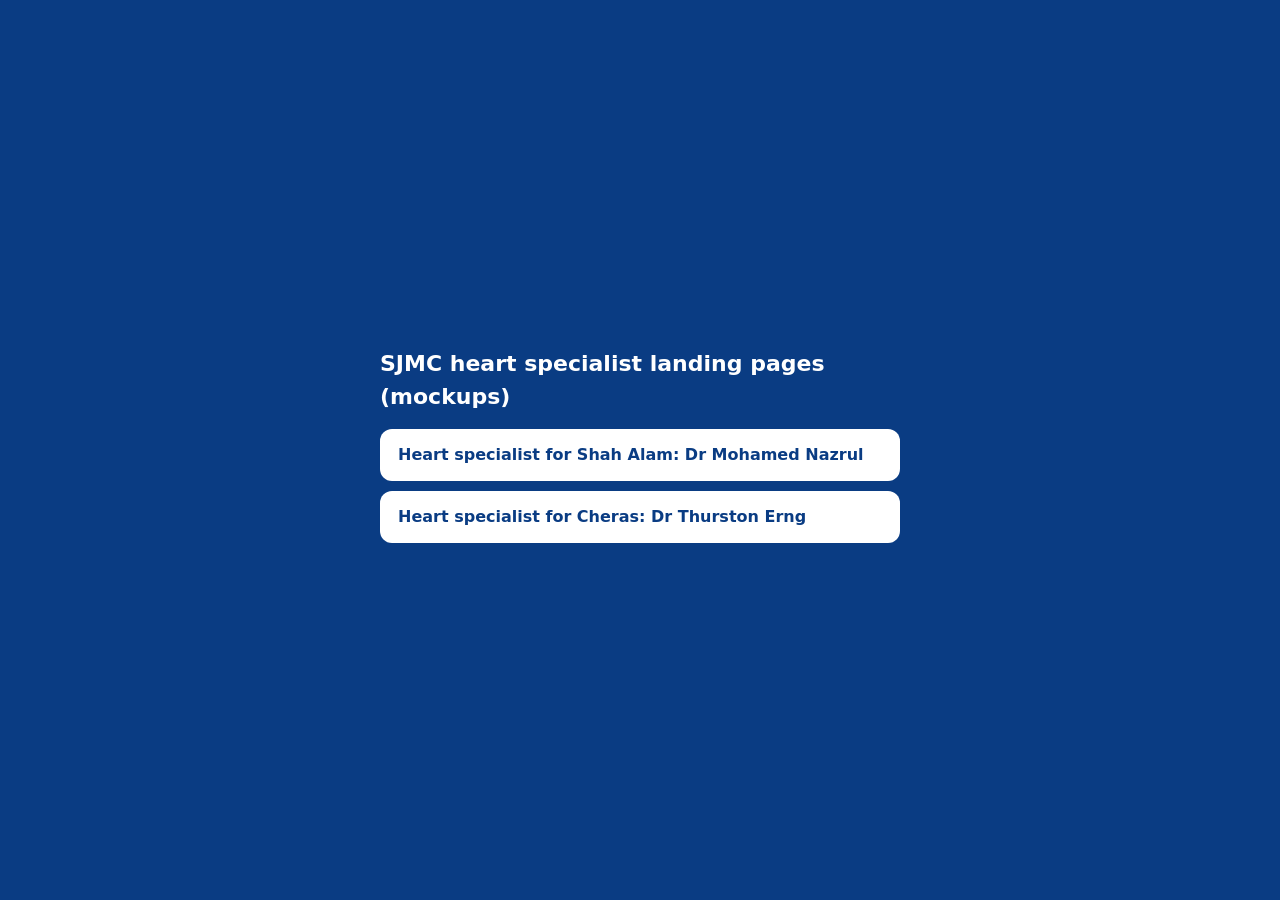
<file: index.html>
<!doctype html>
<html lang="en"><head><meta charset="utf-8"><meta name="viewport" content="width=device-width, initial-scale=1">
<title>SJMC heart specialist landing pages</title><meta name="robots" content="noindex">
<style>body{margin:0;min-height:100vh;display:grid;place-items:center;background:#0a3c83;color:#fff;font:16px/1.5 system-ui,sans-serif}
main{padding:24px;max-width:520px}h1{font-size:22px;margin:0 0 16px}a{display:block;margin:10px 0;padding:14px 18px;border-radius:12px;background:#fff;color:#0a3c83;text-decoration:none;font-weight:600}</style>
</head><body><main><h1>SJMC heart specialist landing pages (mockups)</h1>
<a href="shah-alam/">Heart specialist for Shah Alam: Dr Mohamed Nazrul</a>
<a href="cheras/">Heart specialist for Cheras: Dr Thurston Erng</a></main></body></html>
</file>
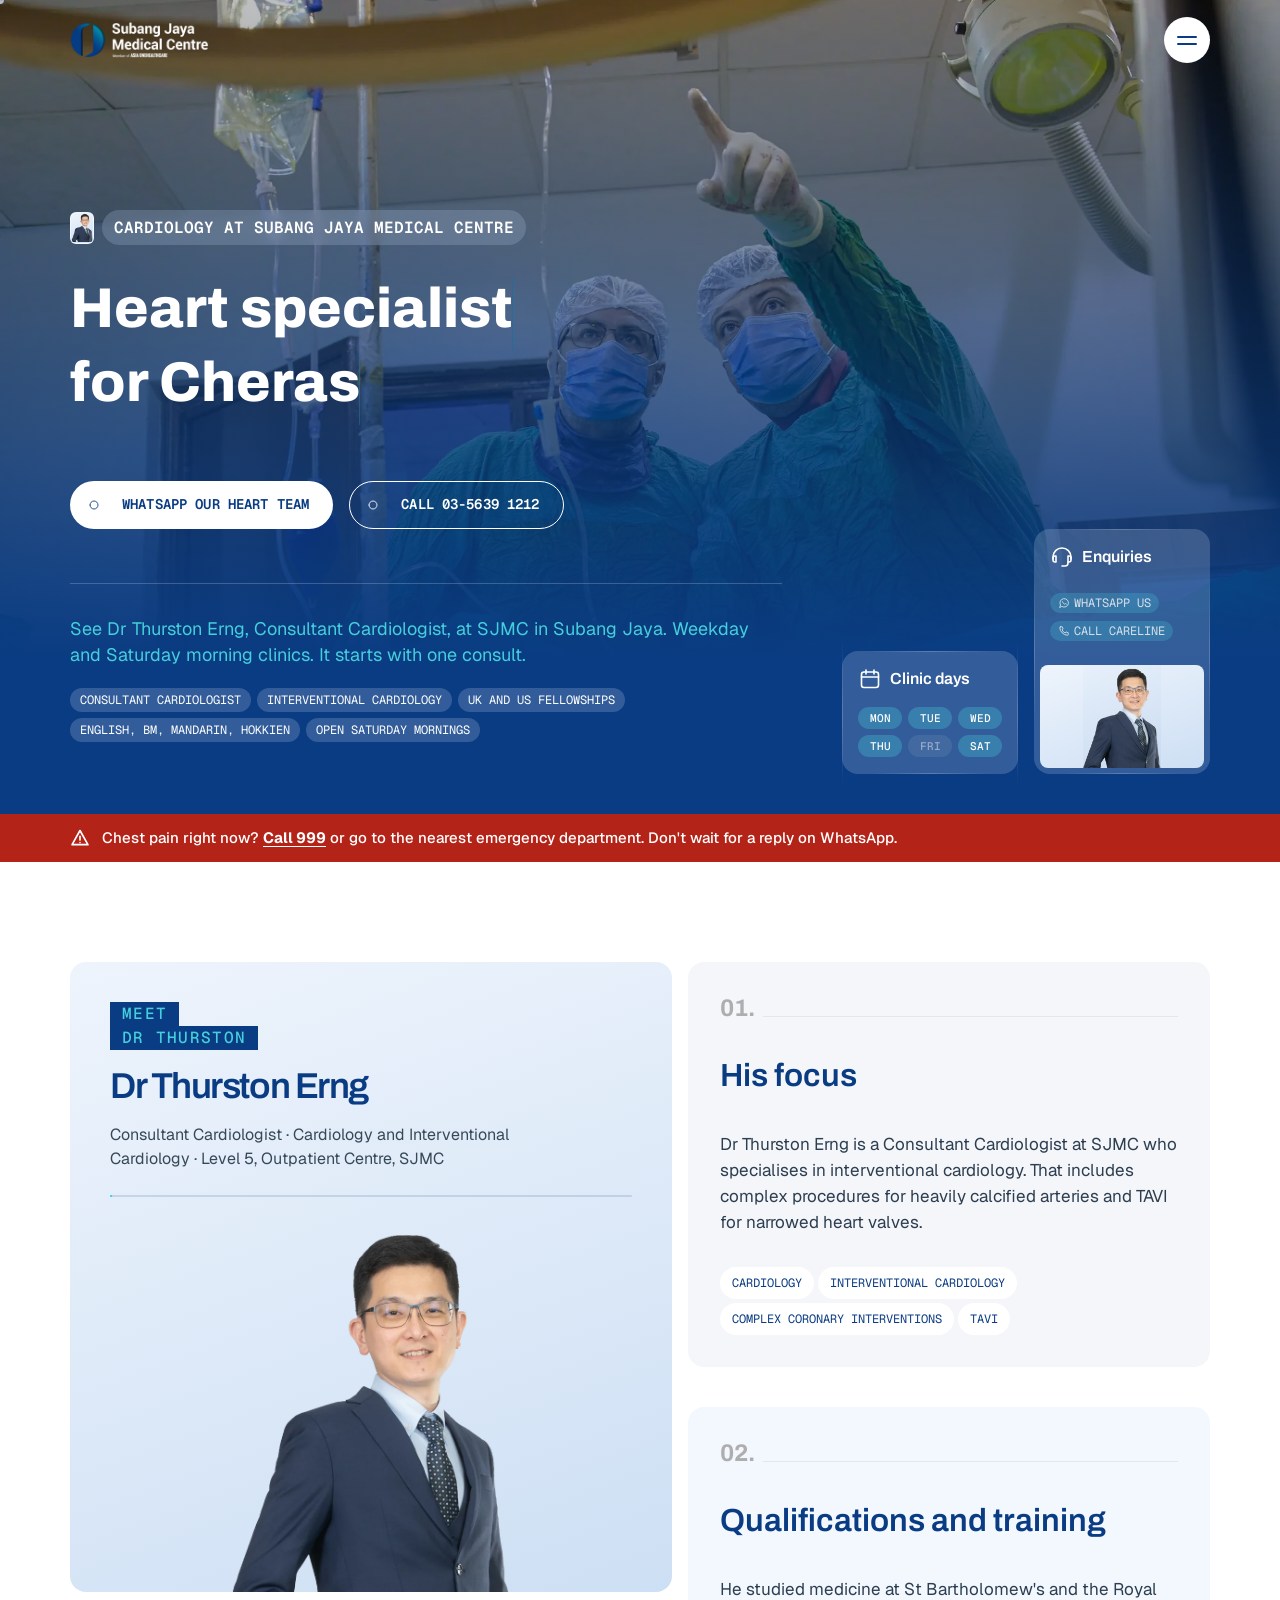
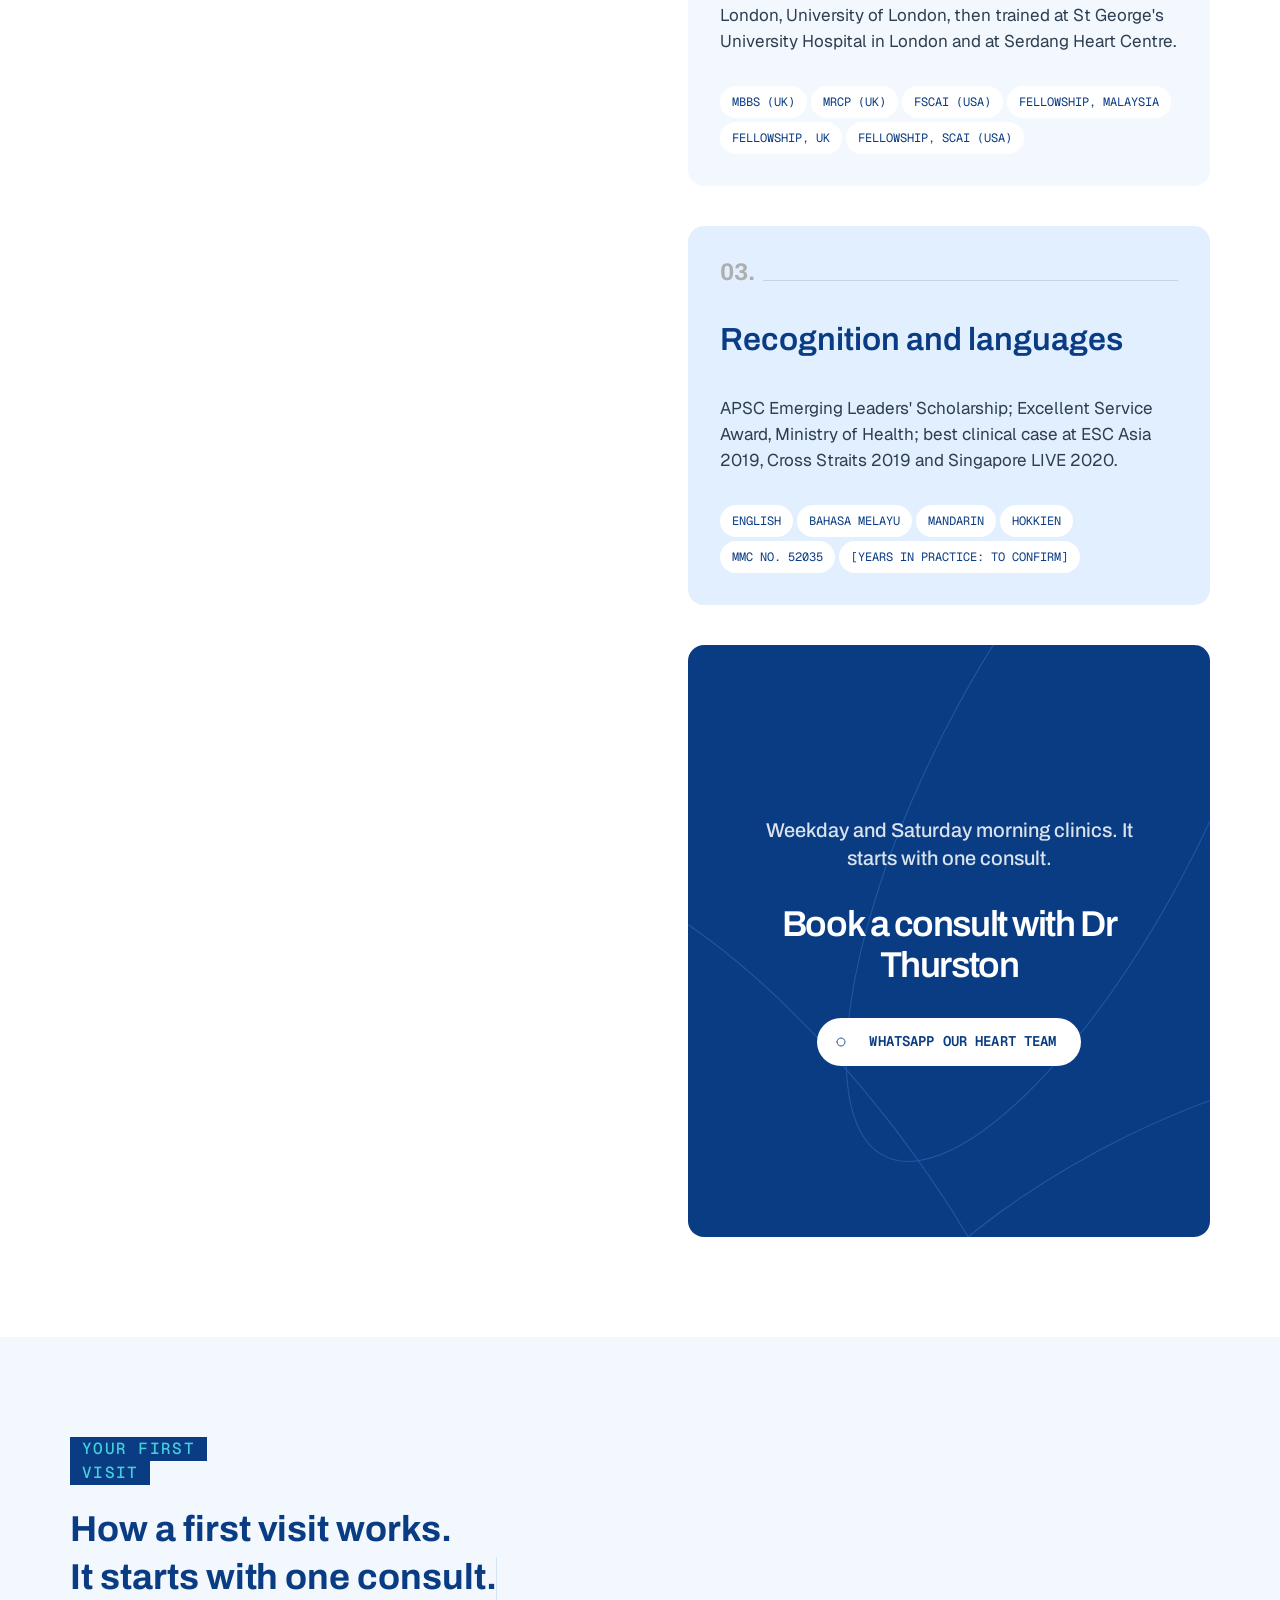
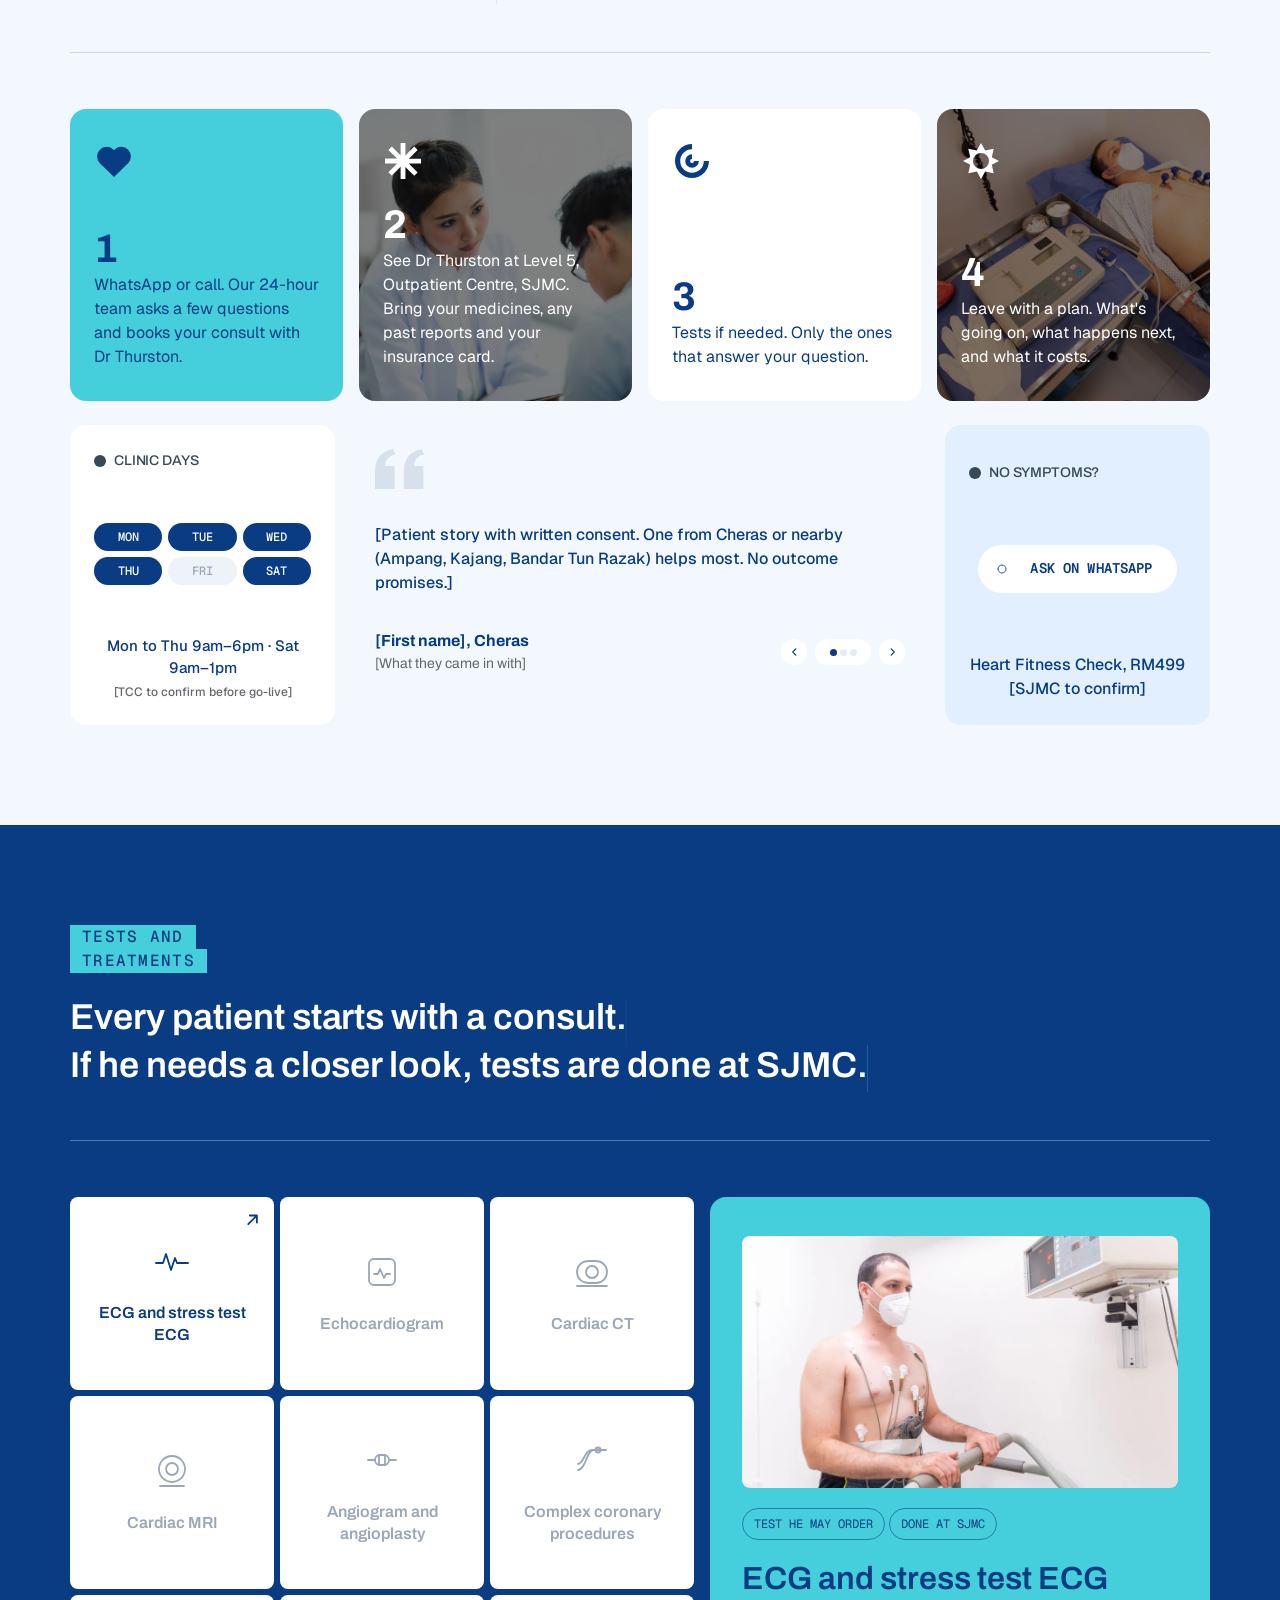
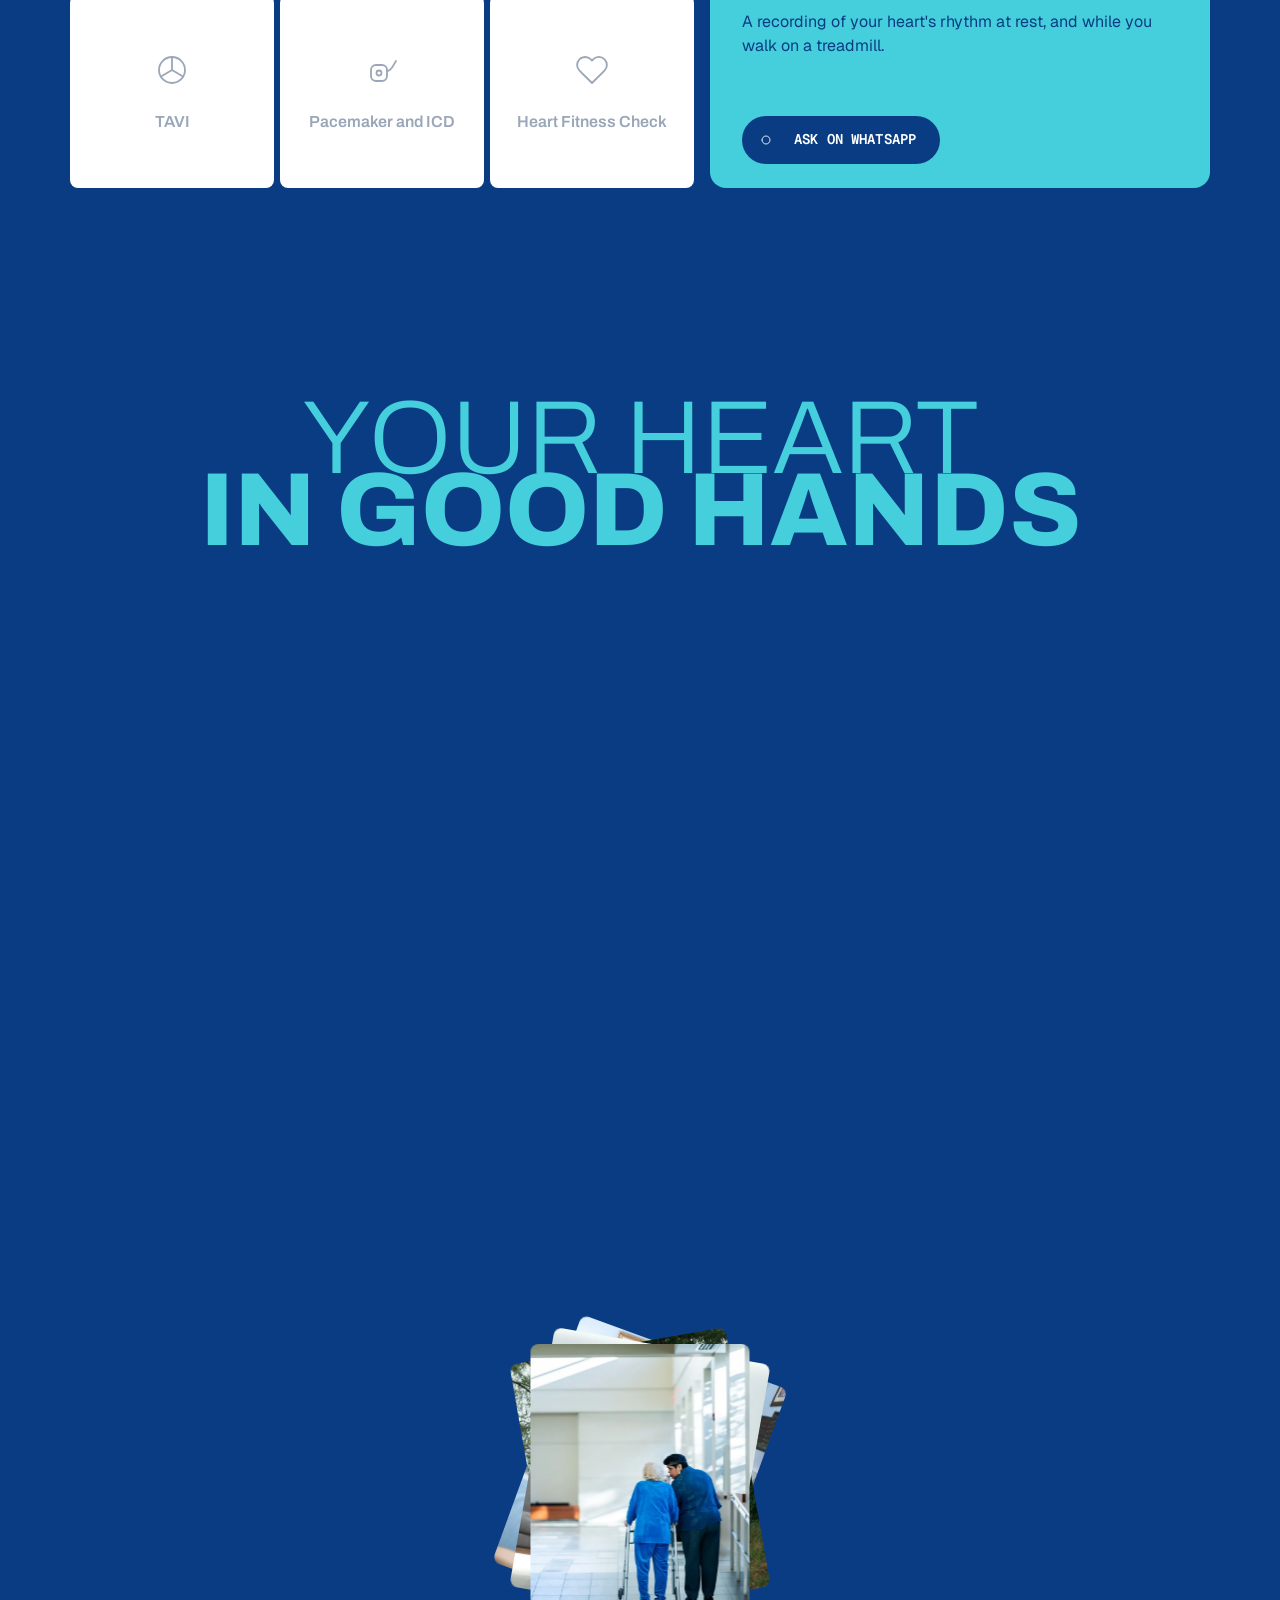
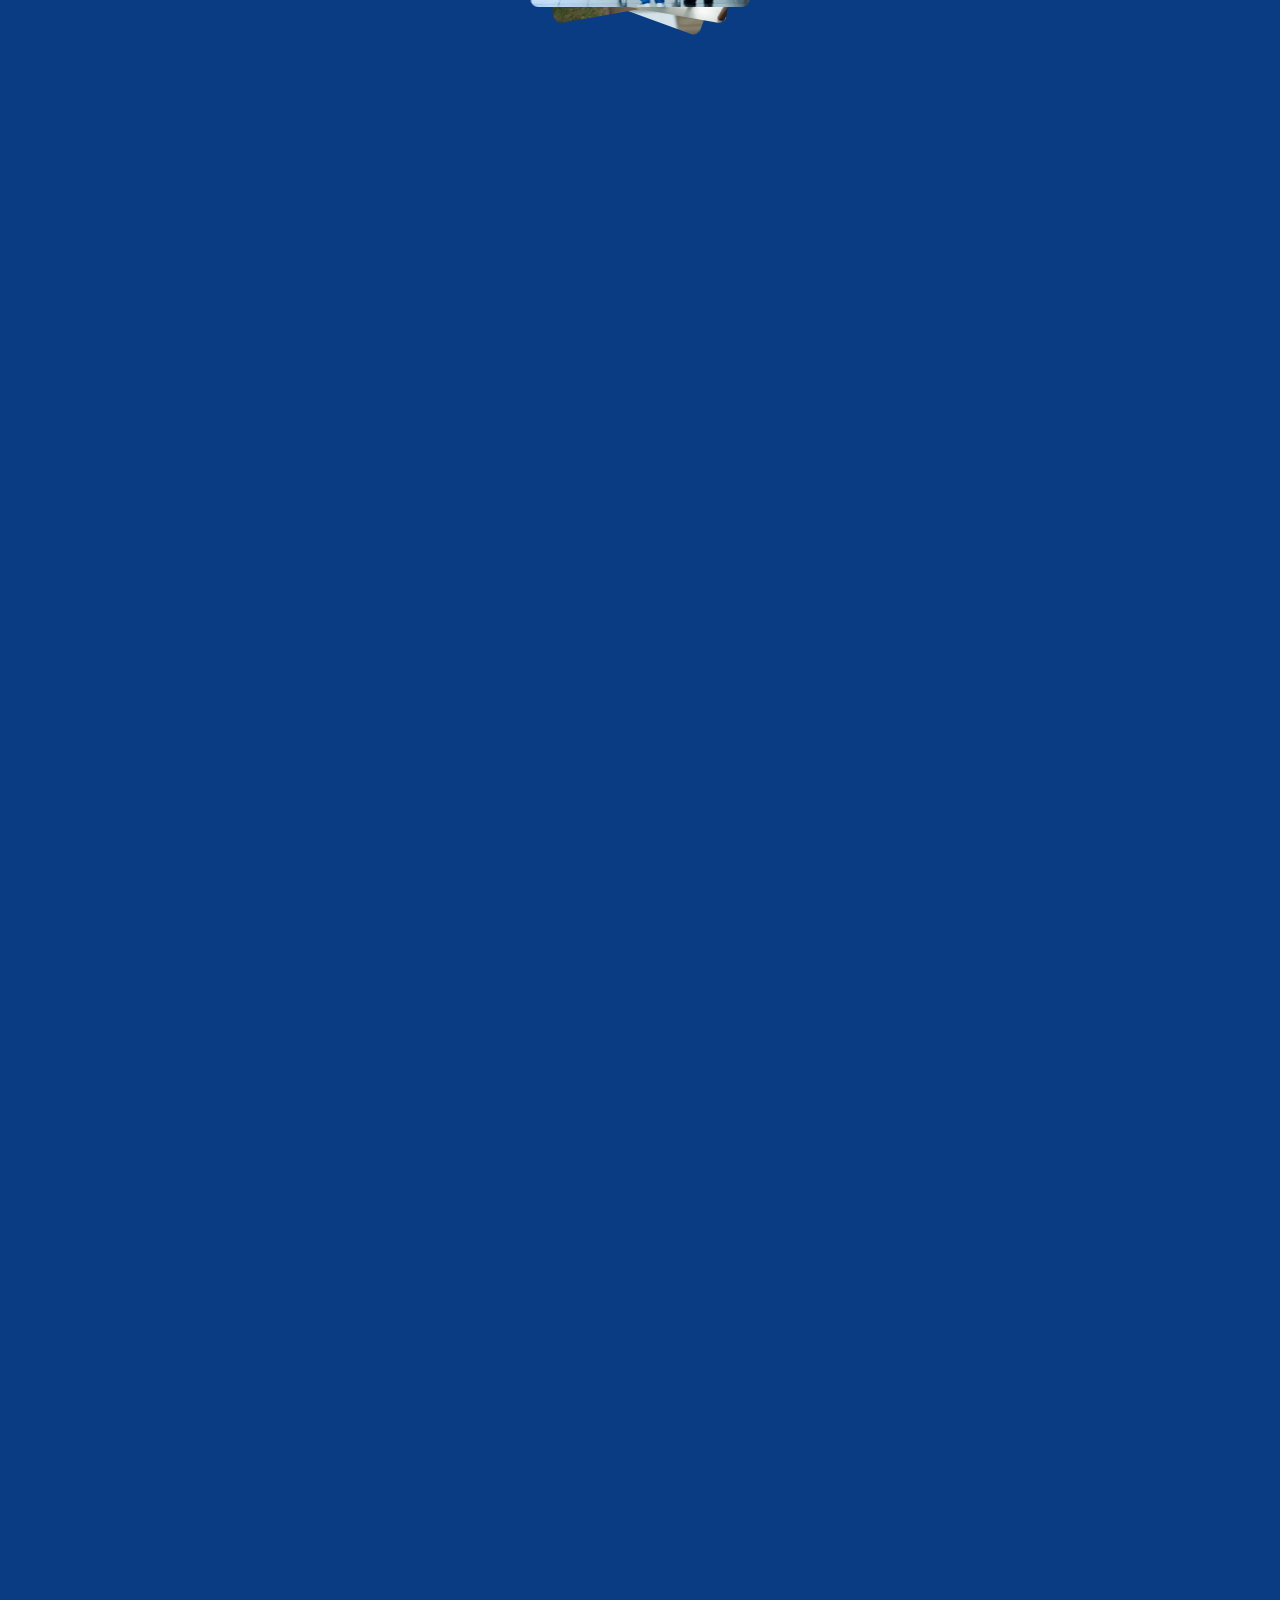
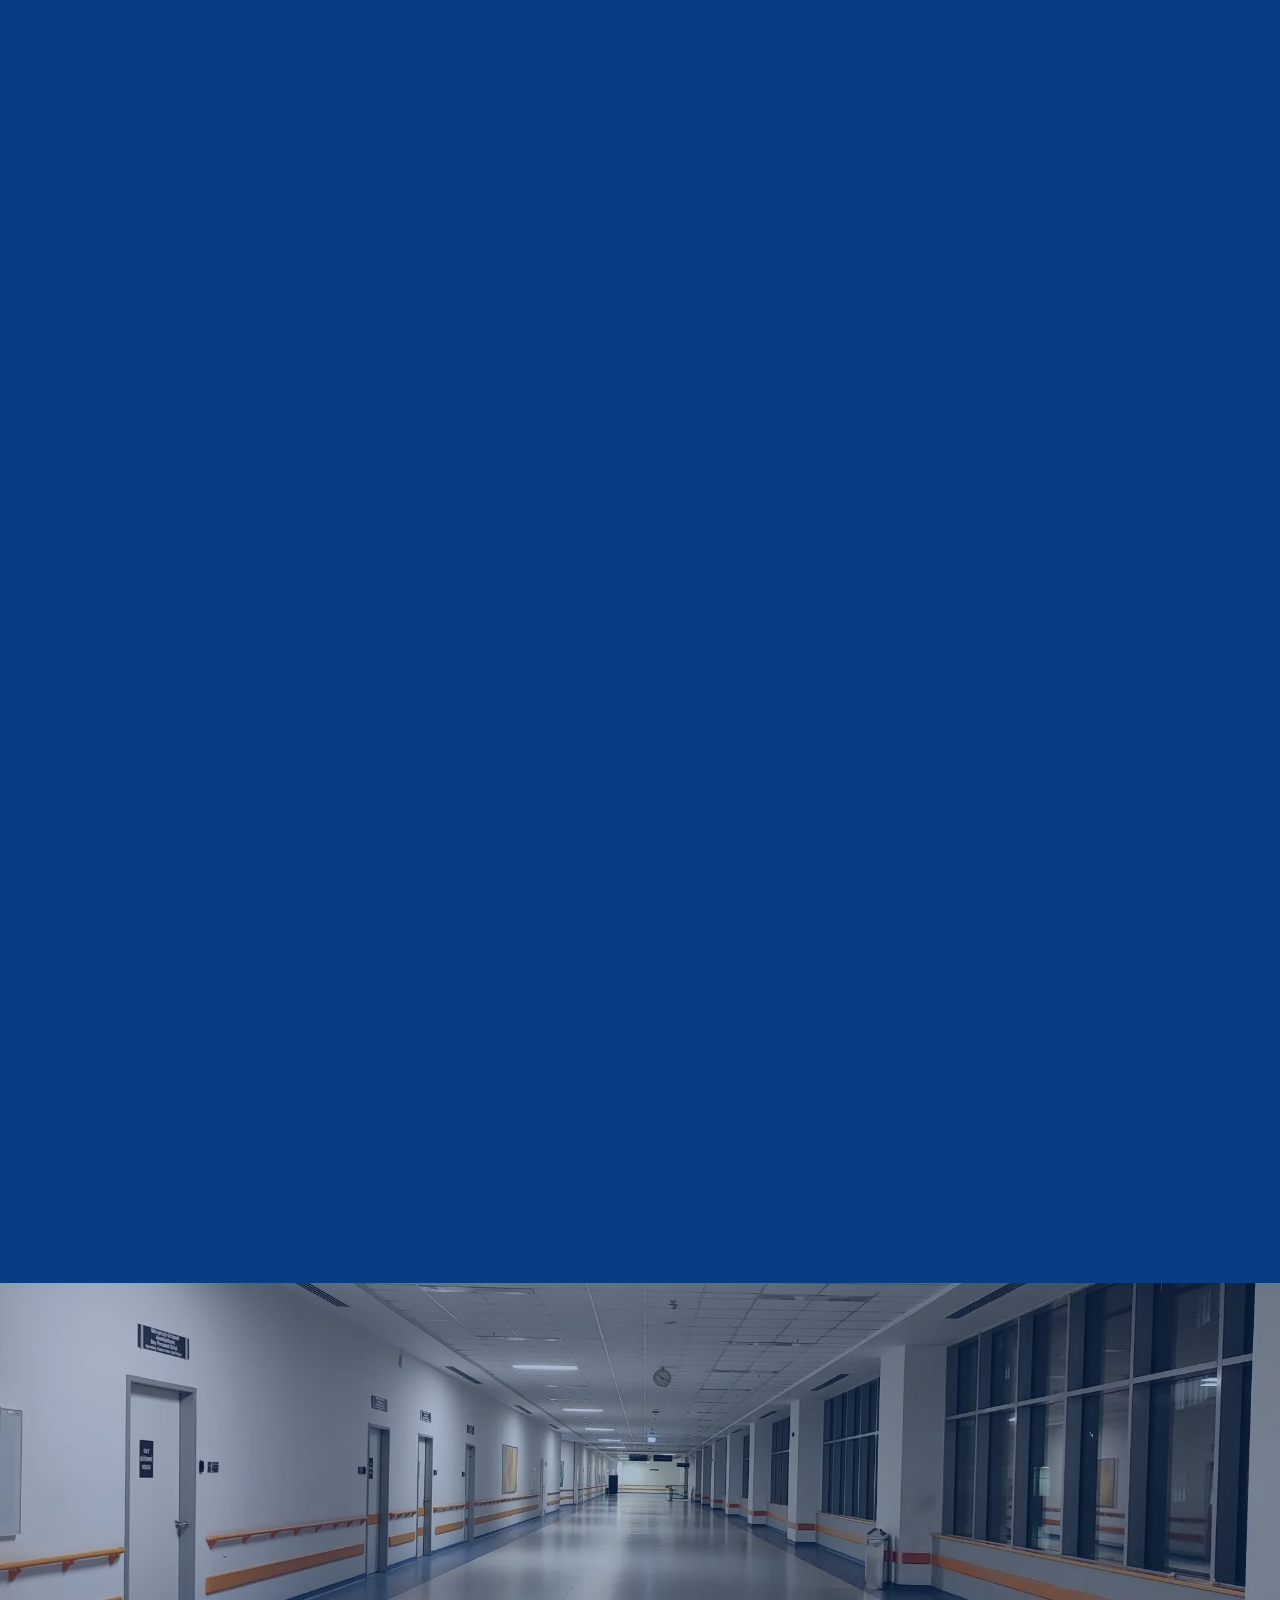
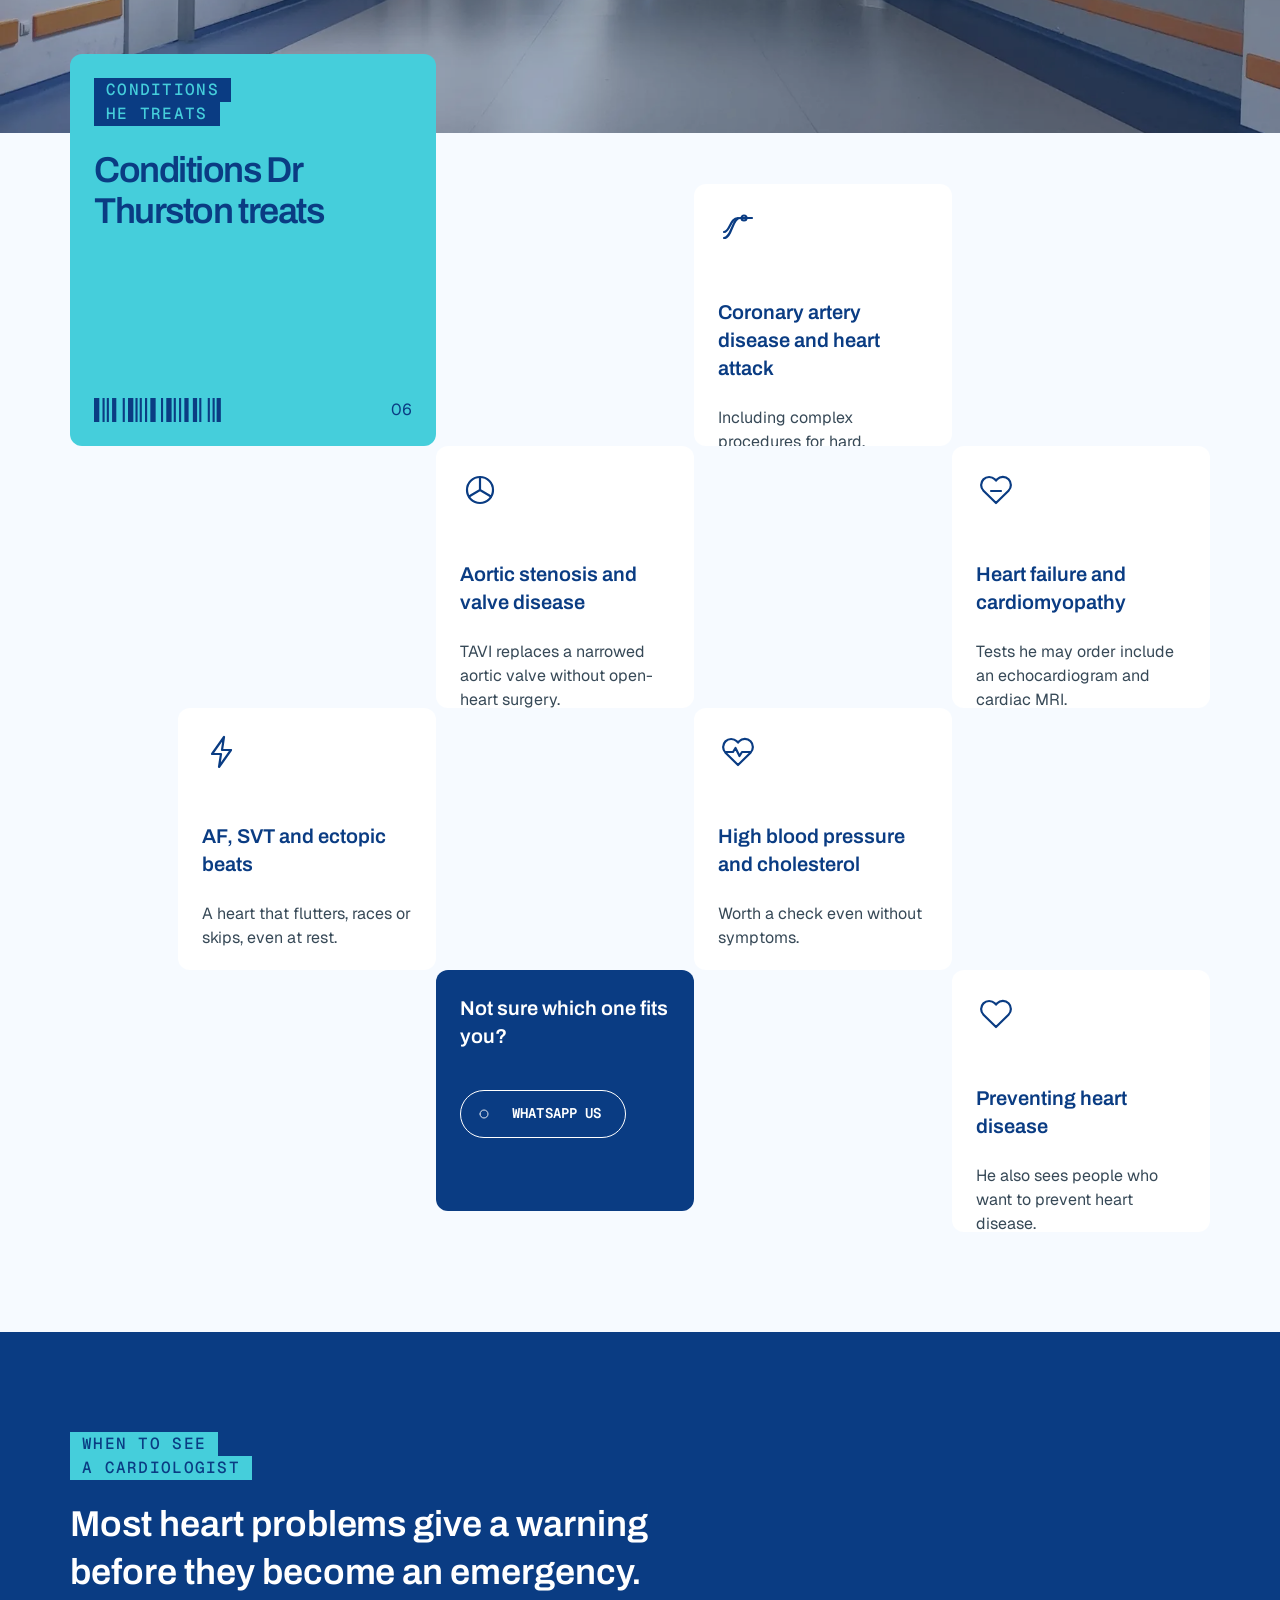
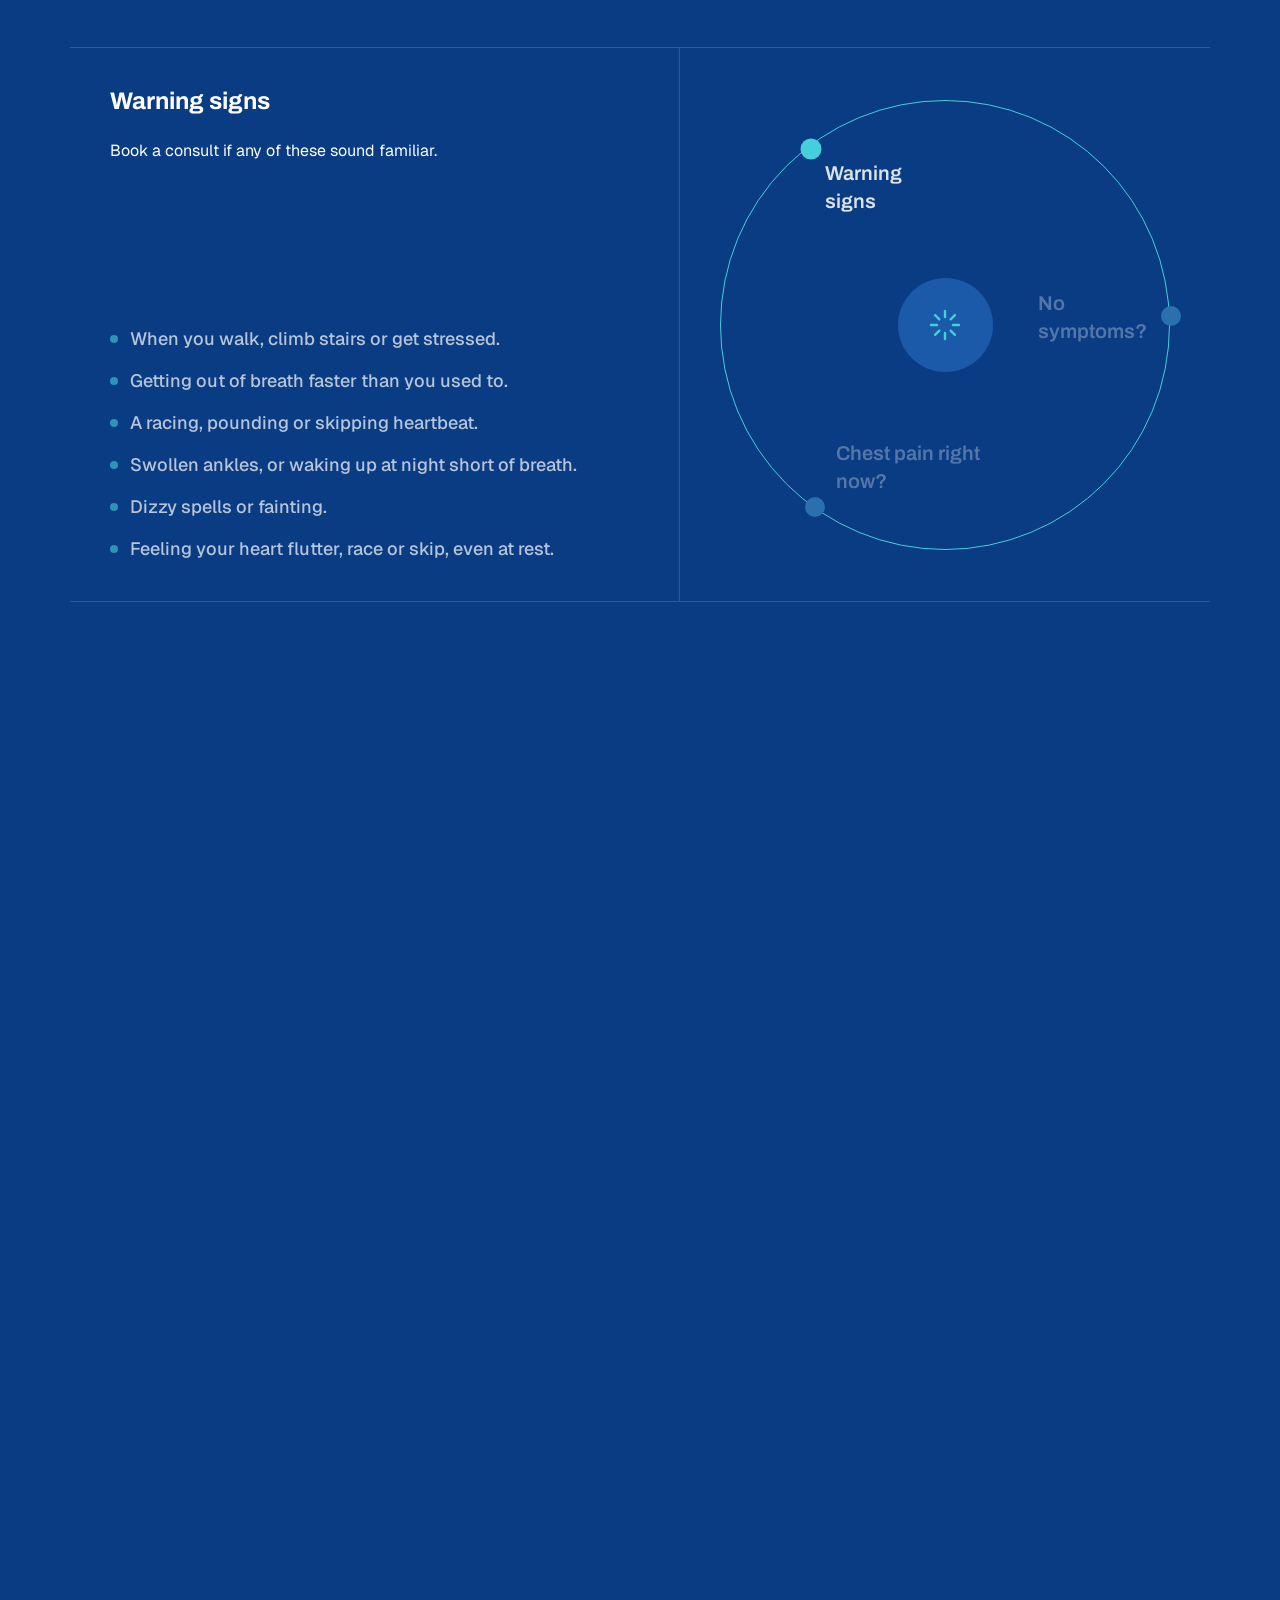
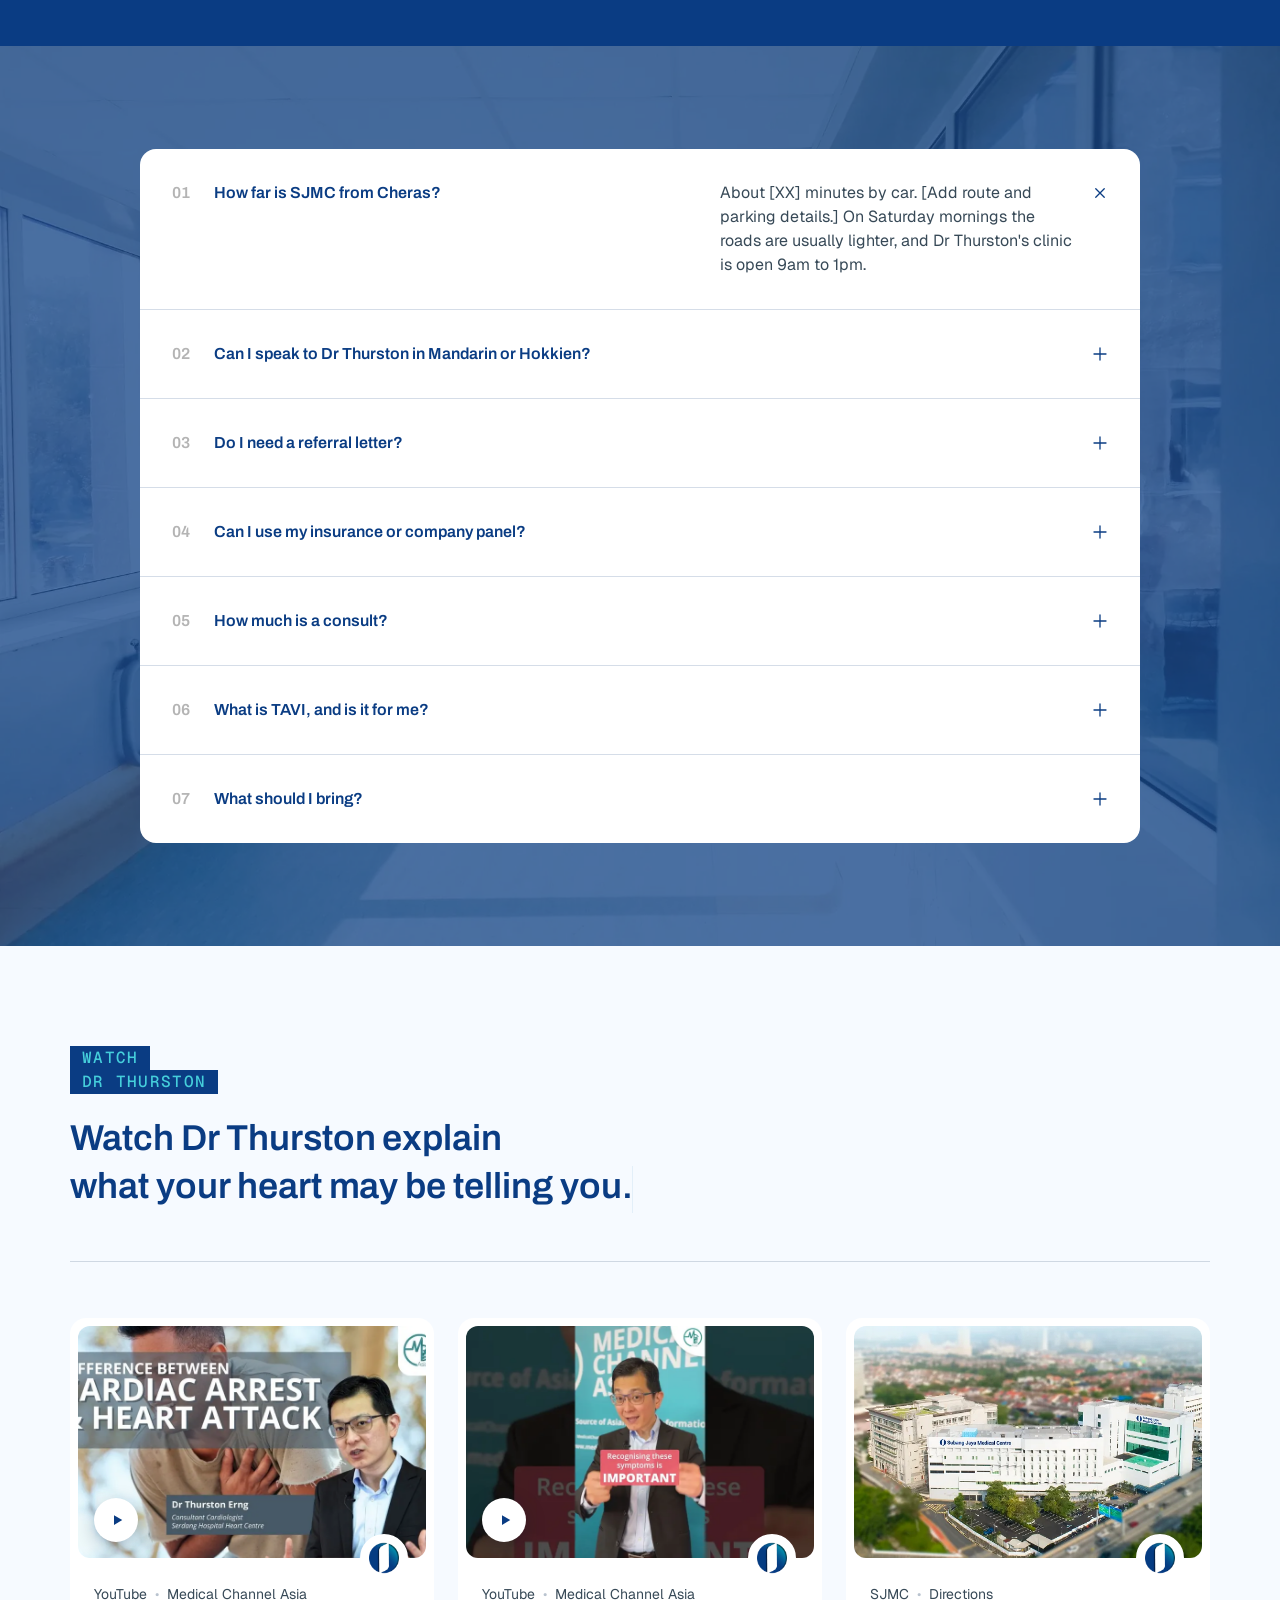
<file: cheras/index.html>
<!doctype html>
<html lang="en">
<head>
<meta charset="utf-8">
<meta name="viewport" content="width=device-width, initial-scale=1">
<title>Heart Specialist for Cheras | Dr Thurston, SJMC</title>
<meta name="description" content="See Consultant Cardiologist Dr Thurston Erng at SJMC. Saturday clinic, and he speaks English, BM, Mandarin and Hokkien. WhatsApp our heart team to book.">
<meta name="theme-color" content="#0a3c83">
<link rel="icon" type="image/png" href="../img/mark.png">
<link rel="preconnect" href="https://fonts.googleapis.com">
<link rel="preconnect" href="https://fonts.gstatic.com" crossorigin>
<link rel="stylesheet" href="https://fonts.googleapis.com/css2?family=Archivo:wght@300;400;500;600;700;800&family=Geist:wght@400;500;600;700&family=Geist+Mono:wght@400;500;600&family=Inter:wght@800&display=swap">
<link rel="stylesheet" href="../css/site.css?v=1792389529">
<script type="application/ld+json">{"@context": "https://schema.org", "@type": "FAQPage", "mainEntity": [{"@type": "Question", "name": "How far is SJMC from Cheras?", "acceptedAnswer": {"@type": "Answer", "text": "About [XX] minutes by car. [Add route and parking details.] On Saturday mornings the roads are usually lighter, and Dr Thurston's clinic is open 9am to 1pm."}}, {"@type": "Question", "name": "Can I speak to Dr Thurston in Mandarin or Hokkien?", "acceptedAnswer": {"@type": "Answer", "text": "Yes. He consults in English, Bahasa Melayu, Mandarin and Hokkien."}}, {"@type": "Question", "name": "Do I need a referral letter?", "acceptedAnswer": {"@type": "Answer", "text": "[SJMC to confirm.]"}}, {"@type": "Question", "name": "Can I use my insurance or company panel?", "acceptedAnswer": {"@type": "Answer", "text": "[SJMC to confirm panel list.] Bring your card and our team will check your cover before the visit."}}, {"@type": "Question", "name": "How much is a consult?", "acceptedAnswer": {"@type": "Answer", "text": "[SJMC to confirm.]"}}, {"@type": "Question", "name": "What is TAVI, and is it for me?", "acceptedAnswer": {"@type": "Answer", "text": "TAVI replaces a narrowed aortic valve through a thin tube, usually from the groin, instead of open-heart surgery. Whether it suits you depends on tests Dr Thurston explains at the consult."}}, {"@type": "Question", "name": "What should I bring?", "acceptedAnswer": {"@type": "Answer", "text": "Your IC, your medicines or a photo of them, past test reports and your insurance card."}}]}</script>
</head>
<body>
<div class="progress" aria-hidden="true"><i></i></div>
<div class="cursor" aria-hidden="true"><i class="cur-ring"></i><i class="cur-dot"></i></div>

<header class="nav" id="nav">
  <div class="wrap nav-in">
    <div class="nav-bar">
      <a class="nav-logo" href="#top" aria-label="Subang Jaya Medical Centre, back to top"><img src="../img/logo-light.webp" alt="Subang Jaya Medical Centre" width="600" height="155"></a>
      <button class="burger" type="button" aria-label="Open menu" aria-expanded="false" aria-controls="menu"><i></i><i></i></button>
    </div>
    <nav class="menu" id="menu" aria-label="Page sections">
      <div class="menu-head"><img src="../img/mark.webp" alt="" width="94" height="100"><button class="mclose" type="button" aria-label="Close menu"><i></i><i></i></button></div>
      <div class="menu-links"><a class="mlink" href="#top"><span class="mn">01</span><span class="mt">Home</span><svg class="arw" viewBox="0 0 14 14" aria-hidden="true"><path d="M1.5 7h10.5M7.8 2.6 12.2 7l-4.4 4.4" fill="none" stroke="currentColor" stroke-width="1.6" stroke-linecap="round" stroke-linejoin="round"/></svg></a><a class="mlink" href="#doctor"><span class="mn">02</span><span class="mt">Meet Dr Thurston</span><svg class="arw" viewBox="0 0 14 14" aria-hidden="true"><path d="M1.5 7h10.5M7.8 2.6 12.2 7l-4.4 4.4" fill="none" stroke="currentColor" stroke-width="1.6" stroke-linecap="round" stroke-linejoin="round"/></svg></a><a class="mlink" href="#visit"><span class="mn">03</span><span class="mt">Your first visit</span><svg class="arw" viewBox="0 0 14 14" aria-hidden="true"><path d="M1.5 7h10.5M7.8 2.6 12.2 7l-4.4 4.4" fill="none" stroke="currentColor" stroke-width="1.6" stroke-linecap="round" stroke-linejoin="round"/></svg></a><a class="mlink" href="#treatments"><span class="mn">04</span><span class="mt">Tests and treatments</span><svg class="arw" viewBox="0 0 14 14" aria-hidden="true"><path d="M1.5 7h10.5M7.8 2.6 12.2 7l-4.4 4.4" fill="none" stroke="currentColor" stroke-width="1.6" stroke-linecap="round" stroke-linejoin="round"/></svg></a><a class="mlink" href="#signs"><span class="mn">05</span><span class="mt">When to see us</span><svg class="arw" viewBox="0 0 14 14" aria-hidden="true"><path d="M1.5 7h10.5M7.8 2.6 12.2 7l-4.4 4.4" fill="none" stroke="currentColor" stroke-width="1.6" stroke-linecap="round" stroke-linejoin="round"/></svg></a><a class="mlink" href="#book"><span class="mn">06</span><span class="mt">WhatsApp us</span><svg class="arw" viewBox="0 0 14 14" aria-hidden="true"><path d="M1.5 7h10.5M7.8 2.6 12.2 7l-4.4 4.4" fill="none" stroke="currentColor" stroke-width="1.6" stroke-linecap="round" stroke-linejoin="round"/></svg></a></div>
    </nav>
  </div>
</header>
<main>

<section class="hero" id="top">
  <div class="hero-bg"><img class="" src="../img/hero.webp" alt="Cardiologists working in a catheterisation laboratory" decoding="async" style="object-position:55% 40%"><i class="hero-grad"></i></div>
  <div class="wrap hero-in">
    <div class="hero-top">
      <div class="hero-tw">
        <div class="trusted"><div class="avs"><img class="portrait av-full" src="../img/dr-thurston.webp" alt="Dr Thurston Erng, Consultant Cardiologist" width="600" height="800" decoding="async"></div><span class="tbadge">Cardiology at Subang Jaya Medical Centre</span></div>
        <div class="wipe hero-h w-hero"><div class="wl" data-delay="0.0"><h1 class="wt">Heart specialist</h1><i class="w1"></i><i class="w2"></i></div><div class="wl" data-delay="0.2"><h1 class="wt">for Cheras</h1><i class="w1"></i><i class="w2"></i></div></div>
      </div>
      <div class="btns"><a class="btn btn-solid" href="https://wa.me/60193171818?text=Hi%2C%20I%27d%20like%20a%20consult%20with%20Dr%20Thurston.%20Ref%3A%20CH-LP" target="_blank" rel="noopener"><span class="bi"><svg class="ring" viewBox="0 0 12 12" aria-hidden="true"><path d="M 0 4 C 0 1.791 1.791 0 4 0 C 6.209 0 8 1.791 8 4 C 8 6.209 6.209 8 4 8 C 1.791 8 0 6.209 0 4 Z" fill="none" stroke="currentColor" stroke-dasharray="25.136 22.622" stroke-linecap="round" stroke-linejoin="round" stroke-width=".875" transform="translate(2 2)"/></svg><svg class="arw" viewBox="0 0 14 14" aria-hidden="true"><path d="M1.5 7h10.5M7.8 2.6 12.2 7l-4.4 4.4" fill="none" stroke="currentColor" stroke-width="1.6" stroke-linecap="round" stroke-linejoin="round"/></svg></span><span class="bt">WhatsApp our heart team</span></a><a class="btn btn-outline" href="tel:+60356391212"><span class="bi"><svg class="ring" viewBox="0 0 12 12" aria-hidden="true"><path d="M 0 4 C 0 1.791 1.791 0 4 0 C 6.209 0 8 1.791 8 4 C 8 6.209 6.209 8 4 8 C 1.791 8 0 6.209 0 4 Z" fill="none" stroke="currentColor" stroke-dasharray="25.136 22.622" stroke-linecap="round" stroke-linejoin="round" stroke-width=".875" transform="translate(2 2)"/></svg><svg class="arw" viewBox="0 0 14 14" aria-hidden="true"><path d="M1.5 7h10.5M7.8 2.6 12.2 7l-4.4 4.4" fill="none" stroke="currentColor" stroke-width="1.6" stroke-linecap="round" stroke-linejoin="round"/></svg></span><span class="bt">Call 03-5639 1212</span></a></div>
    </div>
    <div class="hero-bottom">
      <div class="hero-sub"><p>See Dr Thurston Erng, Consultant Cardiologist, at SJMC in Subang Jaya. Weekday and Saturday morning clinics. It starts with one consult.</p><ul class="trust"><li>Consultant Cardiologist</li><li>Interventional cardiology</li><li>UK and US fellowships</li><li>English, BM, Mandarin, Hokkien</li><li>Open Saturday mornings</li></ul></div>
      <div class="hero-widgets">
        <div class="hw hw-follow"><i class="hl hl-r"></i><i class="hl hl-b"></i><i class="hl hl-l"></i><i class="hl hl-t"></i>
          <div class="hw-in">
            <div class="hw-title"><svg viewBox="0 0 24 24" aria-hidden="true" fill="none" stroke="currentColor" stroke-width="1.6" stroke-linecap="round" stroke-linejoin="round"><rect x="3.5" y="5" width="17" height="15.5" rx="2.5"/><path d="M3.5 10h17M8 3v4M16 3v4"/></svg><span>Clinic days</span></div>
            <div class="days"><span class="day on">Mon</span><span class="day on">Tue</span><span class="day on">Wed</span><span class="day on">Thu</span><span class="day">Fri</span><span class="day on">Sat</span></div>
          </div>
        </div>
        <div class="hw hw-enq"><i class="hl hl-r"></i><i class="hl hl-b"></i><i class="hl hl-l"></i><i class="hl hl-t"></i>
          <div class="hw-in">
            <div class="hw-title"><svg viewBox="0 0 24 24" aria-hidden="true" fill="none" stroke="currentColor" stroke-width="1.6" stroke-linecap="round" stroke-linejoin="round"><path d="M3 14v-2a9 9 0 0 1 18 0v2"/><path d="M21 15a2 2 0 0 1-2 2h-1v-6h1a2 2 0 0 1 2 2zM3 15a2 2 0 0 0 2 2h1v-6H5a2 2 0 0 0-2 2z"/><path d="M18 17v1a3 3 0 0 1-3 3h-3"/></svg><span>Enquiries</span></div>
            <div class="enq-badges">
              <a class="eb" href="https://wa.me/60193171818?text=Hi%2C%20I%27d%20like%20a%20consult%20with%20Dr%20Thurston.%20Ref%3A%20CH-LP" target="_blank" rel="noopener"><svg viewBox="0 0 24 24" aria-hidden="true" fill="none" stroke="currentColor" stroke-width="1.8" stroke-linecap="round" stroke-linejoin="round"><path d="M3.5 20.5 5 16a8.5 8.5 0 1 1 3.2 3.2z"/><path d="M9 9.5c.3 2 2.3 4.3 4.6 4.9l1.2-1.2 1.9.9"/></svg><span>WhatsApp us</span></a>
              <a class="eb" href="tel:+60356391212"><svg viewBox="0 0 24 24" aria-hidden="true" fill="none" stroke="currentColor" stroke-width="1.8" stroke-linecap="round" stroke-linejoin="round"><path d="M5 3.5h3.5l1.7 4.3-2.2 1.5a11 11 0 0 0 6.7 6.7l1.5-2.2 4.3 1.7V19a1.5 1.5 0 0 1-1.6 1.5A16.5 16.5 0 0 1 3.5 5.1 1.5 1.5 0 0 1 5 3.5z"/></svg><span>Call careline</span></a>
            </div>
          </div>
          <div class="hw-img hw-doc"><img class="portrait " src="../img/dr-thurston.webp" alt="Dr Thurston Erng, Consultant Cardiologist" width="600" height="800" loading="lazy" decoding="async"></div>
        </div>
      </div>
    </div>
  </div>
</section>
<div class="emerg" role="note"><div class="wrap emerg-in"><svg viewBox="0 0 24 24" aria-hidden="true" fill="none" stroke="currentColor" stroke-width="2" stroke-linecap="round" stroke-linejoin="round"><path d="M12 3 2.5 20h19z"/><path d="M12 10v4.5M12 17.5v.01"/></svg><p>Chest pain right now? <a href="tel:999">Call 999</a> or go to the nearest emergency department. Don&#x27;t wait for a reply on WhatsApp.</p></div></div>

<section class="care sec profile-sec" id="doctor">
  <div class="wrap">
    <div class="care-slide">
      <div class="care-left pf-left">
        <div class="cl-top"><div class="badge v1"><span class="bl"><i></i><b>Meet</b></span><span class="bl"><i></i><b>Dr Thurston</b></span></div><h2 class="cl-h">Dr Thurston Erng</h2>
          <p class="pf-role">Consultant Cardiologist · Cardiology and Interventional Cardiology · Level 5, Outpatient Centre, SJMC</p>
          <div class="cl-div"><i></i></div></div>
        <div class="pf-photo"><img class="portrait " src="../img/dr-thurston.webp" alt="Dr Thurston Erng, Consultant Cardiologist" width="600" height="800" loading="lazy" decoding="async"></div>
      </div>
      <div class="care-cards"><article class="cc cc-1" data-card="0">
          <div class="cc-top"><div class="cc-sl"><span>01.</span><i></i></div>
            <div class="cc-tb"><h3>His focus</h3><p>Dr Thurston Erng is a Consultant Cardiologist at SJMC who specialises in interventional cardiology. That includes complex procedures for heavily calcified arteries and TAVI for narrowed heart valves.</p></div></div>
          <div class="tags"><span>Cardiology</span><span>Interventional cardiology</span><span>Complex coronary interventions</span><span>TAVI</span></div></article><article class="cc cc-2" data-card="1">
          <div class="cc-top"><div class="cc-sl"><span>02.</span><i></i></div>
            <div class="cc-tb"><h3>Qualifications and training</h3><p>He studied medicine at St Bartholomew&#x27;s and the Royal London, University of London, then trained at St George&#x27;s University Hospital in London and at Serdang Heart Centre.</p></div></div>
          <div class="tags"><span>MBBS (UK)</span><span>MRCP (UK)</span><span>FSCAI (USA)</span><span>Fellowship, Malaysia</span><span>Fellowship, UK</span><span>Fellowship, SCAI (USA)</span></div></article><article class="cc cc-3" data-card="2">
          <div class="cc-top"><div class="cc-sl"><span>03.</span><i></i></div>
            <div class="cc-tb"><h3>Recognition and languages</h3><p>APSC Emerging Leaders&#x27; Scholarship; Excellent Service Award, Ministry of Health; best clinical case at ESC Asia 2019, Cross Straits 2019 and Singapore LIVE 2020.</p></div></div>
          <div class="tags"><span>English</span><span>Bahasa Melayu</span><span>Mandarin</span><span>Hokkien</span><span>MMC no. 52035</span><span>[Years in practice: to confirm]</span></div></article><article class="cc cc-cta" data-card="3"><svg class="arcs" viewBox="0 0 522 592" preserveAspectRatio="xMidYMid slice" aria-hidden="true" fill="none" stroke="currentColor"><ellipse pathLength="1" cx="380" cy="150" rx="139" ry="405" transform="rotate(27 380 150)"/><ellipse pathLength="1" cx="90" cy="560" rx="139" ry="405" transform="rotate(-38 90 560)"/><ellipse pathLength="1" cx="470" cy="610" rx="120" ry="330" transform="rotate(62 470 610)"/></svg><p class="cta-q">Weekday and Saturday morning clinics. It starts with one consult.</p>
      <h3>Book a consult with Dr Thurston</h3><a class="btn btn-solid" href="https://wa.me/60193171818?text=Hi%2C%20I%27d%20like%20a%20consult%20with%20Dr%20Thurston.%20Ref%3A%20CH-LP" target="_blank" rel="noopener"><span class="bi"><svg class="ring" viewBox="0 0 12 12" aria-hidden="true"><path d="M 0 4 C 0 1.791 1.791 0 4 0 C 6.209 0 8 1.791 8 4 C 8 6.209 6.209 8 4 8 C 1.791 8 0 6.209 0 4 Z" fill="none" stroke="currentColor" stroke-dasharray="25.136 22.622" stroke-linecap="round" stroke-linejoin="round" stroke-width=".875" transform="translate(2 2)"/></svg><svg class="arw" viewBox="0 0 14 14" aria-hidden="true"><path d="M1.5 7h10.5M7.8 2.6 12.2 7l-4.4 4.4" fill="none" stroke="currentColor" stroke-width="1.6" stroke-linecap="round" stroke-linejoin="round"/></svg></span><span class="bt">WhatsApp our heart team</span></a></article></div>
    </div>
  </div>
</section>

<section class="about sec" id="visit">
  <div class="wrap">
    <div class="sec-head"><div class="badge v1"><span class="bl"><i></i><b>Your first</b></span><span class="bl"><i></i><b>visit</b></span></div><div class="wipe  w-light"><div class="wl" data-delay="0.0"><h2 class="wt">How a first visit works.</h2><i class="w1"></i><i class="w2"></i></div><div class="wl" data-delay="0.2"><h2 class="wt">It starts with one consult.</h2><i class="w1"></i><i class="w2"></i></div></div></div>
    <div class="about-body">
      <div class="stats"><div class="sc sc-accent"><span class="sc-icon"><svg viewBox="0 0 40 40" aria-hidden="true"><path fill="currentColor" d="M20 36 5.6 21.9A9.6 9.6 0 0 1 19 8.2l1 1 1-1a9.6 9.6 0 0 1 13.4 13.7z"/></svg></span>
          <div class="sc-stat"><div class="num" aria-label="Step 1"><span class="dg" data-d="1"><span class="dg-col"><span>0</span><span>1</span><span>2</span><span>3</span><span>4</span><span>5</span><span>6</span><span>7</span><span>8</span><span>9</span></span></span></div><p>WhatsApp or call. Our 24-hour team asks a few questions and books your consult with Dr Thurston.</p></div></div><div class="sc sc-photo"><div class="sc-bg"><img class="" src="../img/wwd-consult.webp" alt="A doctor talks a patient through her results" loading="lazy" decoding="async" style="object-position:45% 40%"><i class="sc-ov"></i></div><span class="sc-icon spin"><svg viewBox="0 0 40 40" aria-hidden="true"><path fill="currentColor" d="M17.6 2h4.8v12.4l8.8-8.8 3.4 3.4-8.8 8.8H38v4.8H25.8l8.8 8.8-3.4 3.4-8.8-8.8V38h-4.8V25.8l-8.8 8.8-3.4-3.4 8.8-8.8H2v-4.8h12.2L5.4 9l3.4-3.4 8.8 8.8z"/></svg></span>
          <div class="sc-stat"><div class="num" aria-label="Step 2"><span class="dg" data-d="2"><span class="dg-col"><span>0</span><span>1</span><span>2</span><span>3</span><span>4</span><span>5</span><span>6</span><span>7</span><span>8</span><span>9</span></span></span></div><p>See Dr Thurston at Level 5, Outpatient Centre, SJMC. Bring your medicines, any past reports and your insurance card.</p></div></div><div class="sc sc-white"><span class="sc-icon spin"><svg viewBox="0 0 40 40" aria-hidden="true"><path fill="currentColor" d="M20 3a17 17 0 1 0 17 17h-5.2A11.8 11.8 0 1 1 20 8.2V3zm0 10.2A6.8 6.8 0 1 0 26.8 20H22a2 2 0 1 1-2-2z"/></svg></span>
          <div class="sc-stat"><div class="num" aria-label="Step 3"><span class="dg" data-d="3"><span class="dg-col"><span>0</span><span>1</span><span>2</span><span>3</span><span>4</span><span>5</span><span>6</span><span>7</span><span>8</span><span>9</span></span></span></div><p>Tests if needed. Only the ones that answer your question.</p></div></div><div class="sc sc-photo"><div class="sc-bg"><img class="" src="../img/wwd-diagnose.webp" alt="A patient has an ECG recorded" loading="lazy" decoding="async" style="object-position:50% 40%"><i class="sc-ov"></i></div><span class="sc-icon"><svg viewBox="0 0 40 40" aria-hidden="true"><path fill="currentColor" d="m20 2 4.2 7.6 8.5-1.9-1.9 8.5L38 20l-7.2 3.8 1.9 8.5-8.5-1.9L20 38l-4.2-7.6-8.5 1.9 1.9-8.5L2 20l7.2-3.8-1.9-8.5 8.5 1.9zm0 10a8 8 0 1 0 0 16 8 8 0 0 0 0-16z"/></svg></span>
          <div class="sc-stat"><div class="num" aria-label="Step 4"><span class="dg" data-d="4"><span class="dg-col"><span>0</span><span>1</span><span>2</span><span>3</span><span>4</span><span>5</span><span>6</span><span>7</span><span>8</span><span>9</span></span></span></div><p>Leave with a plan. What&#x27;s going on, what happens next, and what it costs.</p></div></div></div>
      <div class="stats2">
        <div class="rate">
          <div class="rate-top"><i class="dot"></i><span>Clinic days</span></div>
          <div class="days days-light"><span class="day on">Mon</span><span class="day on">Tue</span><span class="day on">Wed</span><span class="day on">Thu</span><span class="day">Fri</span><span class="day on">Sat</span></div>
          <p>Mon to Thu 9am–6pm · Sat 9am–1pm<br><small>[TCC to confirm before go-live]</small></p>
        </div>
        <div class="testi" data-slider>
          <svg class="quote" viewBox="0 0 52 40" aria-hidden="true"><path fill="currentColor" d="M0 40V22.4C0 9.6 6 2.2 18 0l2.4 5.2C13.6 7 10.3 11 10 17h9.6v23zm28.8 0V22.4C28.8 9.6 34.8 2.2 46.8 0l2.4 5.2C42.4 7 39.1 11 38.8 17h9.6v23z"/></svg>
          <div class="q-block"><p class="q-text on">[Patient story with written consent. One from Cheras or nearby (Ampang, Kajang, Bandar Tun Razak) helps most. No outcome promises.]</p><p class="q-text">[Second patient story, with written consent. First name, area and what they came in with.]</p><p class="q-text">[Third patient story, with written consent.]</p></div>
          <div class="q-bottom">
            <div class="q-infos"><div class="q-info on"><b>[First name], Cheras</b><span>[What they came in with]</span></div><div class="q-info"><b>[First name], [area]</b><span>[What they came in with]</span></div><div class="q-info"><b>[First name], [area]</b><span>[What they came in with]</span></div></div>
            <div class="q-nav"><button class="q-arrow q-prev" type="button" aria-label="Previous story"><svg viewBox="0 0 8 10" aria-hidden="true"><path d="M5.5 1.5 2 5l3.5 3.5" fill="none" stroke="currentColor" stroke-width="1.4" stroke-linecap="round" stroke-linejoin="round"/></svg></button><div class="q-dots"><i class="on"></i><i class=""></i><i class=""></i></div><button class="q-arrow q-next" type="button" aria-label="Next story"><svg viewBox="0 0 8 10" aria-hidden="true"><path d="M2.5 1.5 6 5 2.5 8.5" fill="none" stroke="currentColor" stroke-width="1.4" stroke-linecap="round" stroke-linejoin="round"/></svg></button></div>
          </div>
        </div>
        <div class="est">
          <div class="rate-top"><i class="dot"></i><span>No symptoms?</span></div>
          <a class="btn btn-solid" href="https://wa.me/60193171818?text=I%27d%20like%20to%20ask%20Dr%20Thurston%20about%20the%20Heart%20Fitness%20Check.%20Ref%3A%20CH-LP" target="_blank" rel="noopener"><span class="bi"><svg class="ring" viewBox="0 0 12 12" aria-hidden="true"><path d="M 0 4 C 0 1.791 1.791 0 4 0 C 6.209 0 8 1.791 8 4 C 8 6.209 6.209 8 4 8 C 1.791 8 0 6.209 0 4 Z" fill="none" stroke="currentColor" stroke-dasharray="25.136 22.622" stroke-linecap="round" stroke-linejoin="round" stroke-width=".875" transform="translate(2 2)"/></svg><svg class="arw" viewBox="0 0 14 14" aria-hidden="true"><path d="M1.5 7h10.5M7.8 2.6 12.2 7l-4.4 4.4" fill="none" stroke="currentColor" stroke-width="1.6" stroke-linecap="round" stroke-linejoin="round"/></svg></span><span class="bt">Ask on WhatsApp</span></a>
          <p>Heart Fitness Check, RM499 [SJMC to confirm]</p>
        </div>
      </div>
    </div>
  </div>
</section>

<section class="work sec" id="treatments">
  <div class="wrap work-top">
    <div class="sec-head"><div class="badge v2"><span class="bl"><i></i><b>Tests and</b></span><span class="bl"><i></i><b>treatments</b></span></div><div class="wipe  w-dark"><div class="wl" data-delay="0.0"><h2 class="wt">Every patient starts with a consult.</h2><i class="w1"></i><i class="w2"></i></div><div class="wl" data-delay="0.2"><h2 class="wt">If he needs a closer look, tests are done at SJMC.</h2><i class="w1"></i><i class="w2"></i></div></div></div>
    <div class="proc-desk">
      <div class="ptiles"><button class="pt on" type="button" data-i="0" aria-label="ECG and stress test ECG"><span class="pt-ic"><svg viewBox="0 0 40 40" aria-hidden="true" fill="none" stroke="currentColor" stroke-width="1.8" stroke-linecap="round" stroke-linejoin="round"><path pathLength="1" d="M4 22h7l3-9 5 16 4-12 2 5h11"/></svg></span><span class="pt-l">ECG and stress test ECG</span><span class="pt-go"><svg class="arw" viewBox="0 0 14 14" aria-hidden="true"><path d="M1.5 7h10.5M7.8 2.6 12.2 7l-4.4 4.4" fill="none" stroke="currentColor" stroke-width="1.6" stroke-linecap="round" stroke-linejoin="round"/></svg></span></button><button class="pt" type="button" data-i="1" aria-label="Echocardiogram"><span class="pt-ic"><svg viewBox="0 0 40 40" aria-hidden="true" fill="none" stroke="currentColor" stroke-width="1.8" stroke-linecap="round" stroke-linejoin="round"><rect pathLength="1" x="7" y="7" width="26" height="26" rx="5"/><path pathLength="1" d="M12 22h4l2-5 4 9 2-4h4"/></svg></span><span class="pt-l">Echocardiogram</span><span class="pt-go"><svg class="arw" viewBox="0 0 14 14" aria-hidden="true"><path d="M1.5 7h10.5M7.8 2.6 12.2 7l-4.4 4.4" fill="none" stroke="currentColor" stroke-width="1.6" stroke-linecap="round" stroke-linejoin="round"/></svg></span></button><button class="pt" type="button" data-i="2" aria-label="Cardiac CT"><span class="pt-ic"><svg viewBox="0 0 40 40" aria-hidden="true" fill="none" stroke="currentColor" stroke-width="1.8" stroke-linecap="round" stroke-linejoin="round"><rect pathLength="1" x="5" y="9" width="30" height="22" rx="11"/><circle pathLength="1" cx="20" cy="20" r="6"/><path pathLength="1" d="M5 34h30"/></svg></span><span class="pt-l">Cardiac CT</span><span class="pt-go"><svg class="arw" viewBox="0 0 14 14" aria-hidden="true"><path d="M1.5 7h10.5M7.8 2.6 12.2 7l-4.4 4.4" fill="none" stroke="currentColor" stroke-width="1.6" stroke-linecap="round" stroke-linejoin="round"/></svg></span></button><button class="pt" type="button" data-i="3" aria-label="Cardiac MRI"><span class="pt-ic"><svg viewBox="0 0 40 40" aria-hidden="true" fill="none" stroke="currentColor" stroke-width="1.8" stroke-linecap="round" stroke-linejoin="round"><circle pathLength="1" cx="20" cy="18" r="13"/><circle pathLength="1" cx="20" cy="18" r="6"/><path pathLength="1" d="M8 35h24"/></svg></span><span class="pt-l">Cardiac MRI</span><span class="pt-go"><svg class="arw" viewBox="0 0 14 14" aria-hidden="true"><path d="M1.5 7h10.5M7.8 2.6 12.2 7l-4.4 4.4" fill="none" stroke="currentColor" stroke-width="1.6" stroke-linecap="round" stroke-linejoin="round"/></svg></span></button><button class="pt" type="button" data-i="4" aria-label="Coronary angiogram and angioplasty (stenting)"><span class="pt-ic"><svg viewBox="0 0 40 40" aria-hidden="true" fill="none" stroke="currentColor" stroke-width="1.8" stroke-linecap="round" stroke-linejoin="round"><path pathLength="1" d="M6 20h7"/><path pathLength="1" d="M27 20h7"/><rect pathLength="1" x="13" y="15" width="14" height="10" rx="5"/><path pathLength="1" d="M17 15v10M23 15v10"/></svg></span><span class="pt-l">Angiogram and angioplasty</span><span class="pt-go"><svg class="arw" viewBox="0 0 14 14" aria-hidden="true"><path d="M1.5 7h10.5M7.8 2.6 12.2 7l-4.4 4.4" fill="none" stroke="currentColor" stroke-width="1.6" stroke-linecap="round" stroke-linejoin="round"/></svg></span></button><button class="pt" type="button" data-i="5" aria-label="Complex coronary procedures"><span class="pt-ic"><svg viewBox="0 0 40 40" aria-hidden="true" fill="none" stroke="currentColor" stroke-width="1.8" stroke-linecap="round" stroke-linejoin="round"><path pathLength="1" d="M6 30c8 0 8-20 16-20h12"/><path pathLength="1" d="M6 24c6 0 6-14 14-14"/><circle pathLength="1" cx="26" cy="10" r="2.5"/></svg></span><span class="pt-l">Complex coronary procedures</span><span class="pt-go"><svg class="arw" viewBox="0 0 14 14" aria-hidden="true"><path d="M1.5 7h10.5M7.8 2.6 12.2 7l-4.4 4.4" fill="none" stroke="currentColor" stroke-width="1.6" stroke-linecap="round" stroke-linejoin="round"/></svg></span></button><button class="pt" type="button" data-i="6" aria-label="TAVI"><span class="pt-ic"><svg viewBox="0 0 40 40" aria-hidden="true" fill="none" stroke="currentColor" stroke-width="1.8" stroke-linecap="round" stroke-linejoin="round"><circle pathLength="1" cx="20" cy="20" r="13"/><path pathLength="1" d="M20 7v13l11 6.5M20 20 9 26.5"/></svg></span><span class="pt-l">TAVI</span><span class="pt-go"><svg class="arw" viewBox="0 0 14 14" aria-hidden="true"><path d="M1.5 7h10.5M7.8 2.6 12.2 7l-4.4 4.4" fill="none" stroke="currentColor" stroke-width="1.6" stroke-linecap="round" stroke-linejoin="round"/></svg></span></button><button class="pt" type="button" data-i="7" aria-label="Pacemaker and ICD implantation"><span class="pt-ic"><svg viewBox="0 0 40 40" aria-hidden="true" fill="none" stroke="currentColor" stroke-width="1.8" stroke-linecap="round" stroke-linejoin="round"><rect pathLength="1" x="9" y="15" width="16" height="16" rx="5"/><path pathLength="1" d="M25 21c5 0 6-6 9-10"/><circle pathLength="1" cx="17" cy="23" r="2.5"/></svg></span><span class="pt-l">Pacemaker and ICD</span><span class="pt-go"><svg class="arw" viewBox="0 0 14 14" aria-hidden="true"><path d="M1.5 7h10.5M7.8 2.6 12.2 7l-4.4 4.4" fill="none" stroke="currentColor" stroke-width="1.6" stroke-linecap="round" stroke-linejoin="round"/></svg></span></button><button class="pt" type="button" data-i="8" aria-label="Heart Fitness Check"><span class="pt-ic"><svg viewBox="0 0 40 40" aria-hidden="true" fill="none" stroke="currentColor" stroke-width="1.8" stroke-linecap="round" stroke-linejoin="round"><path pathLength="1" d="M20 33 7.5 20.7a8 8 0 0 1 11.3-11.4L20 10.6l1.2-1.3a8 8 0 0 1 11.3 11.4z"/></svg></span><span class="pt-l">Heart Fitness Check</span><span class="pt-go"><svg class="arw" viewBox="0 0 14 14" aria-hidden="true"><path d="M1.5 7h10.5M7.8 2.6 12.2 7l-4.4 4.4" fill="none" stroke="currentColor" stroke-width="1.6" stroke-linecap="round" stroke-linejoin="round"/></svg></span></button></div>
      <div class="pdetail"><div class="pd on" data-i="0"><div class="pd-img"><img class="" src="../img/proc-ecg-stress.webp" alt="ECG and stress test ECG" loading="lazy" decoding="async"></div><div class="pd-tags"><span>Test he may order</span><span>Done at SJMC</span></div>
          <div class="pd-tw"><h3>ECG and stress test ECG</h3><p>A recording of your heart&#x27;s rhythm at rest, and while you walk on a treadmill.</p></div><a class="btn btn-dark" href="https://wa.me/60193171818?text=I%27d%20like%20to%20ask%20Dr%20Thurston%20about%20an%20ECG%20or%20stress%20test.%20Ref%3A%20CH-LP" target="_blank" rel="noopener"><span class="bi"><svg class="ring" viewBox="0 0 12 12" aria-hidden="true"><path d="M 0 4 C 0 1.791 1.791 0 4 0 C 6.209 0 8 1.791 8 4 C 8 6.209 6.209 8 4 8 C 1.791 8 0 6.209 0 4 Z" fill="none" stroke="currentColor" stroke-dasharray="25.136 22.622" stroke-linecap="round" stroke-linejoin="round" stroke-width=".875" transform="translate(2 2)"/></svg><svg class="arw" viewBox="0 0 14 14" aria-hidden="true"><path d="M1.5 7h10.5M7.8 2.6 12.2 7l-4.4 4.4" fill="none" stroke="currentColor" stroke-width="1.6" stroke-linecap="round" stroke-linejoin="round"/></svg></span><span class="bt">Ask on WhatsApp</span></a></div><div class="pd" data-i="1"><div class="pd-img"><img class="" src="../img/proc-echo.webp" alt="Echocardiogram" loading="lazy" decoding="async"></div><div class="pd-tags"><span>Test he may order</span><span>Done at SJMC</span></div>
          <div class="pd-tw"><h3>Echocardiogram</h3><p>An ultrasound scan of your heart&#x27;s chambers, valves and pumping.</p></div><a class="btn btn-dark" href="https://wa.me/60193171818?text=I%27d%20like%20to%20ask%20Dr%20Thurston%20about%20an%20echocardiogram.%20Ref%3A%20CH-LP" target="_blank" rel="noopener"><span class="bi"><svg class="ring" viewBox="0 0 12 12" aria-hidden="true"><path d="M 0 4 C 0 1.791 1.791 0 4 0 C 6.209 0 8 1.791 8 4 C 8 6.209 6.209 8 4 8 C 1.791 8 0 6.209 0 4 Z" fill="none" stroke="currentColor" stroke-dasharray="25.136 22.622" stroke-linecap="round" stroke-linejoin="round" stroke-width=".875" transform="translate(2 2)"/></svg><svg class="arw" viewBox="0 0 14 14" aria-hidden="true"><path d="M1.5 7h10.5M7.8 2.6 12.2 7l-4.4 4.4" fill="none" stroke="currentColor" stroke-width="1.6" stroke-linecap="round" stroke-linejoin="round"/></svg></span><span class="bt">Ask on WhatsApp</span></a></div><div class="pd" data-i="2"><div class="pd-img"><img class="" src="../img/proc-ct.webp" alt="Cardiac CT" loading="lazy" decoding="async"></div><div class="pd-tags"><span>Test he may order</span><span>Done at SJMC</span></div>
          <div class="pd-tw"><h3>Cardiac CT</h3><p>A CT scan of your heart and its arteries.</p></div><a class="btn btn-dark" href="https://wa.me/60193171818?text=I%27d%20like%20to%20ask%20Dr%20Thurston%20about%20a%20cardiac%20CT.%20Ref%3A%20CH-LP" target="_blank" rel="noopener"><span class="bi"><svg class="ring" viewBox="0 0 12 12" aria-hidden="true"><path d="M 0 4 C 0 1.791 1.791 0 4 0 C 6.209 0 8 1.791 8 4 C 8 6.209 6.209 8 4 8 C 1.791 8 0 6.209 0 4 Z" fill="none" stroke="currentColor" stroke-dasharray="25.136 22.622" stroke-linecap="round" stroke-linejoin="round" stroke-width=".875" transform="translate(2 2)"/></svg><svg class="arw" viewBox="0 0 14 14" aria-hidden="true"><path d="M1.5 7h10.5M7.8 2.6 12.2 7l-4.4 4.4" fill="none" stroke="currentColor" stroke-width="1.6" stroke-linecap="round" stroke-linejoin="round"/></svg></span><span class="bt">Ask on WhatsApp</span></a></div><div class="pd" data-i="3"><div class="pd-img"><img class="" src="../img/proc-mri.webp" alt="Cardiac MRI" loading="lazy" decoding="async"></div><div class="pd-tags"><span>Test he may order</span><span>Done at SJMC</span></div>
          <div class="pd-tw"><h3>Cardiac MRI</h3><p>A detailed scan of the heart muscle and how it pumps, without X-rays.</p></div><a class="btn btn-dark" href="https://wa.me/60193171818?text=I%27d%20like%20to%20ask%20Dr%20Thurston%20about%20a%20cardiac%20MRI.%20Ref%3A%20CH-LP" target="_blank" rel="noopener"><span class="bi"><svg class="ring" viewBox="0 0 12 12" aria-hidden="true"><path d="M 0 4 C 0 1.791 1.791 0 4 0 C 6.209 0 8 1.791 8 4 C 8 6.209 6.209 8 4 8 C 1.791 8 0 6.209 0 4 Z" fill="none" stroke="currentColor" stroke-dasharray="25.136 22.622" stroke-linecap="round" stroke-linejoin="round" stroke-width=".875" transform="translate(2 2)"/></svg><svg class="arw" viewBox="0 0 14 14" aria-hidden="true"><path d="M1.5 7h10.5M7.8 2.6 12.2 7l-4.4 4.4" fill="none" stroke="currentColor" stroke-width="1.6" stroke-linecap="round" stroke-linejoin="round"/></svg></span><span class="bt">Ask on WhatsApp</span></a></div><div class="pd" data-i="4"><div class="pd-img"><img class="" src="../img/proc-angioplasty.webp" alt="Coronary angiogram and angioplasty (stenting)" loading="lazy" decoding="async"></div><div class="pd-tags"><span>Treatment he performs</span><span>Consult first</span></div>
          <div class="pd-tw"><h3>Coronary angiogram and angioplasty (stenting)</h3><p>Opening narrowed or blocked heart arteries.</p></div><a class="btn btn-dark" href="https://wa.me/60193171818?text=I%27d%20like%20to%20ask%20Dr%20Thurston%20about%20an%20angiogram.%20Ref%3A%20CH-LP" target="_blank" rel="noopener"><span class="bi"><svg class="ring" viewBox="0 0 12 12" aria-hidden="true"><path d="M 0 4 C 0 1.791 1.791 0 4 0 C 6.209 0 8 1.791 8 4 C 8 6.209 6.209 8 4 8 C 1.791 8 0 6.209 0 4 Z" fill="none" stroke="currentColor" stroke-dasharray="25.136 22.622" stroke-linecap="round" stroke-linejoin="round" stroke-width=".875" transform="translate(2 2)"/></svg><svg class="arw" viewBox="0 0 14 14" aria-hidden="true"><path d="M1.5 7h10.5M7.8 2.6 12.2 7l-4.4 4.4" fill="none" stroke="currentColor" stroke-width="1.6" stroke-linecap="round" stroke-linejoin="round"/></svg></span><span class="bt">Ask on WhatsApp</span></a></div><div class="pd" data-i="5"><div class="pd-img"><img class="" src="../img/proc-catheter.webp" alt="Complex coronary procedures" loading="lazy" decoding="async"></div><div class="pd-tags"><span>Treatment he performs</span><span>Consult first</span></div>
          <div class="pd-tw"><h3>Complex coronary procedures</h3><p>For hard, calcified or long blockages.</p></div><a class="btn btn-dark" href="https://wa.me/60193171818?text=I%27d%20like%20to%20ask%20Dr%20Thurston%20about%20complex%20coronary%20procedures.%20Ref%3A%20CH-LP" target="_blank" rel="noopener"><span class="bi"><svg class="ring" viewBox="0 0 12 12" aria-hidden="true"><path d="M 0 4 C 0 1.791 1.791 0 4 0 C 6.209 0 8 1.791 8 4 C 8 6.209 6.209 8 4 8 C 1.791 8 0 6.209 0 4 Z" fill="none" stroke="currentColor" stroke-dasharray="25.136 22.622" stroke-linecap="round" stroke-linejoin="round" stroke-width=".875" transform="translate(2 2)"/></svg><svg class="arw" viewBox="0 0 14 14" aria-hidden="true"><path d="M1.5 7h10.5M7.8 2.6 12.2 7l-4.4 4.4" fill="none" stroke="currentColor" stroke-width="1.6" stroke-linecap="round" stroke-linejoin="round"/></svg></span><span class="bt">Ask on WhatsApp</span></a></div><div class="pd" data-i="6"><div class="pd-img"><img class="" src="../img/proc-rfa.webp" alt="TAVI" loading="lazy" decoding="async"></div><div class="pd-tags"><span>Treatment he performs</span><span>Consult first</span></div>
          <div class="pd-tw"><h3>TAVI</h3><p>A valve replacement through a small tube instead of open-heart surgery.</p></div><a class="btn btn-dark" href="https://wa.me/60193171818?text=I%27d%20like%20to%20ask%20Dr%20Thurston%20about%20TAVI.%20Ref%3A%20CH-LP" target="_blank" rel="noopener"><span class="bi"><svg class="ring" viewBox="0 0 12 12" aria-hidden="true"><path d="M 0 4 C 0 1.791 1.791 0 4 0 C 6.209 0 8 1.791 8 4 C 8 6.209 6.209 8 4 8 C 1.791 8 0 6.209 0 4 Z" fill="none" stroke="currentColor" stroke-dasharray="25.136 22.622" stroke-linecap="round" stroke-linejoin="round" stroke-width=".875" transform="translate(2 2)"/></svg><svg class="arw" viewBox="0 0 14 14" aria-hidden="true"><path d="M1.5 7h10.5M7.8 2.6 12.2 7l-4.4 4.4" fill="none" stroke="currentColor" stroke-width="1.6" stroke-linecap="round" stroke-linejoin="round"/></svg></span><span class="bt">Ask on WhatsApp</span></a></div><div class="pd" data-i="7"><div class="pd-img"><img class="" src="../img/proc-pacemaker.webp" alt="Pacemaker and ICD implantation" loading="lazy" decoding="async"></div><div class="pd-tags"><span>Treatment he performs</span><span>Consult first</span></div>
          <div class="pd-tw"><h3>Pacemaker and ICD implantation</h3><p>Small implanted devices that keep the heartbeat steady or correct a dangerous rhythm.</p></div><a class="btn btn-dark" href="https://wa.me/60193171818?text=I%27d%20like%20to%20ask%20Dr%20Thurston%20about%20a%20pacemaker%20or%20ICD.%20Ref%3A%20CH-LP" target="_blank" rel="noopener"><span class="bi"><svg class="ring" viewBox="0 0 12 12" aria-hidden="true"><path d="M 0 4 C 0 1.791 1.791 0 4 0 C 6.209 0 8 1.791 8 4 C 8 6.209 6.209 8 4 8 C 1.791 8 0 6.209 0 4 Z" fill="none" stroke="currentColor" stroke-dasharray="25.136 22.622" stroke-linecap="round" stroke-linejoin="round" stroke-width=".875" transform="translate(2 2)"/></svg><svg class="arw" viewBox="0 0 14 14" aria-hidden="true"><path d="M1.5 7h10.5M7.8 2.6 12.2 7l-4.4 4.4" fill="none" stroke="currentColor" stroke-width="1.6" stroke-linecap="round" stroke-linejoin="round"/></svg></span><span class="bt">Ask on WhatsApp</span></a></div><div class="pd" data-i="8"><div class="pd-img"><img class="" src="../img/proc-heartcheck.webp" alt="Heart Fitness Check" loading="lazy" decoding="async"></div><div class="pd-tags"><span>No symptoms</span><span>RM499 [to confirm]</span></div>
          <div class="pd-tw"><h3>Heart Fitness Check</h3><p>No symptoms, just want to know? Ask about the Heart Fitness Check, RM499. [SJMC to confirm price and what&#x27;s included.]</p></div><a class="btn btn-dark" href="https://wa.me/60193171818?text=I%27d%20like%20to%20ask%20Dr%20Thurston%20about%20the%20Heart%20Fitness%20Check.%20Ref%3A%20CH-LP" target="_blank" rel="noopener"><span class="bi"><svg class="ring" viewBox="0 0 12 12" aria-hidden="true"><path d="M 0 4 C 0 1.791 1.791 0 4 0 C 6.209 0 8 1.791 8 4 C 8 6.209 6.209 8 4 8 C 1.791 8 0 6.209 0 4 Z" fill="none" stroke="currentColor" stroke-dasharray="25.136 22.622" stroke-linecap="round" stroke-linejoin="round" stroke-width=".875" transform="translate(2 2)"/></svg><svg class="arw" viewBox="0 0 14 14" aria-hidden="true"><path d="M1.5 7h10.5M7.8 2.6 12.2 7l-4.4 4.4" fill="none" stroke="currentColor" stroke-width="1.6" stroke-linecap="round" stroke-linejoin="round"/></svg></span><span class="bt">Ask on WhatsApp</span></a></div></div>
    </div>
    <div class="proc-list"><article class="pm"><div class="pd-img"><img class="" src="../img/proc-ecg-stress.webp" alt="ECG and stress test ECG" loading="lazy" decoding="async"></div><div class="pd-tags"><span>Test he may order</span><span>Done at SJMC</span></div>
          <div class="pd-tw"><h3>ECG and stress test ECG</h3><p>A recording of your heart&#x27;s rhythm at rest, and while you walk on a treadmill.</p></div><a class="btn btn-dark" href="https://wa.me/60193171818?text=I%27d%20like%20to%20ask%20Dr%20Thurston%20about%20an%20ECG%20or%20stress%20test.%20Ref%3A%20CH-LP" target="_blank" rel="noopener"><span class="bi"><svg class="ring" viewBox="0 0 12 12" aria-hidden="true"><path d="M 0 4 C 0 1.791 1.791 0 4 0 C 6.209 0 8 1.791 8 4 C 8 6.209 6.209 8 4 8 C 1.791 8 0 6.209 0 4 Z" fill="none" stroke="currentColor" stroke-dasharray="25.136 22.622" stroke-linecap="round" stroke-linejoin="round" stroke-width=".875" transform="translate(2 2)"/></svg><svg class="arw" viewBox="0 0 14 14" aria-hidden="true"><path d="M1.5 7h10.5M7.8 2.6 12.2 7l-4.4 4.4" fill="none" stroke="currentColor" stroke-width="1.6" stroke-linecap="round" stroke-linejoin="round"/></svg></span><span class="bt">Ask on WhatsApp</span></a></article><article class="pm"><div class="pd-img"><img class="" src="../img/proc-echo.webp" alt="Echocardiogram" loading="lazy" decoding="async"></div><div class="pd-tags"><span>Test he may order</span><span>Done at SJMC</span></div>
          <div class="pd-tw"><h3>Echocardiogram</h3><p>An ultrasound scan of your heart&#x27;s chambers, valves and pumping.</p></div><a class="btn btn-dark" href="https://wa.me/60193171818?text=I%27d%20like%20to%20ask%20Dr%20Thurston%20about%20an%20echocardiogram.%20Ref%3A%20CH-LP" target="_blank" rel="noopener"><span class="bi"><svg class="ring" viewBox="0 0 12 12" aria-hidden="true"><path d="M 0 4 C 0 1.791 1.791 0 4 0 C 6.209 0 8 1.791 8 4 C 8 6.209 6.209 8 4 8 C 1.791 8 0 6.209 0 4 Z" fill="none" stroke="currentColor" stroke-dasharray="25.136 22.622" stroke-linecap="round" stroke-linejoin="round" stroke-width=".875" transform="translate(2 2)"/></svg><svg class="arw" viewBox="0 0 14 14" aria-hidden="true"><path d="M1.5 7h10.5M7.8 2.6 12.2 7l-4.4 4.4" fill="none" stroke="currentColor" stroke-width="1.6" stroke-linecap="round" stroke-linejoin="round"/></svg></span><span class="bt">Ask on WhatsApp</span></a></article><article class="pm"><div class="pd-img"><img class="" src="../img/proc-ct.webp" alt="Cardiac CT" loading="lazy" decoding="async"></div><div class="pd-tags"><span>Test he may order</span><span>Done at SJMC</span></div>
          <div class="pd-tw"><h3>Cardiac CT</h3><p>A CT scan of your heart and its arteries.</p></div><a class="btn btn-dark" href="https://wa.me/60193171818?text=I%27d%20like%20to%20ask%20Dr%20Thurston%20about%20a%20cardiac%20CT.%20Ref%3A%20CH-LP" target="_blank" rel="noopener"><span class="bi"><svg class="ring" viewBox="0 0 12 12" aria-hidden="true"><path d="M 0 4 C 0 1.791 1.791 0 4 0 C 6.209 0 8 1.791 8 4 C 8 6.209 6.209 8 4 8 C 1.791 8 0 6.209 0 4 Z" fill="none" stroke="currentColor" stroke-dasharray="25.136 22.622" stroke-linecap="round" stroke-linejoin="round" stroke-width=".875" transform="translate(2 2)"/></svg><svg class="arw" viewBox="0 0 14 14" aria-hidden="true"><path d="M1.5 7h10.5M7.8 2.6 12.2 7l-4.4 4.4" fill="none" stroke="currentColor" stroke-width="1.6" stroke-linecap="round" stroke-linejoin="round"/></svg></span><span class="bt">Ask on WhatsApp</span></a></article><article class="pm"><div class="pd-img"><img class="" src="../img/proc-mri.webp" alt="Cardiac MRI" loading="lazy" decoding="async"></div><div class="pd-tags"><span>Test he may order</span><span>Done at SJMC</span></div>
          <div class="pd-tw"><h3>Cardiac MRI</h3><p>A detailed scan of the heart muscle and how it pumps, without X-rays.</p></div><a class="btn btn-dark" href="https://wa.me/60193171818?text=I%27d%20like%20to%20ask%20Dr%20Thurston%20about%20a%20cardiac%20MRI.%20Ref%3A%20CH-LP" target="_blank" rel="noopener"><span class="bi"><svg class="ring" viewBox="0 0 12 12" aria-hidden="true"><path d="M 0 4 C 0 1.791 1.791 0 4 0 C 6.209 0 8 1.791 8 4 C 8 6.209 6.209 8 4 8 C 1.791 8 0 6.209 0 4 Z" fill="none" stroke="currentColor" stroke-dasharray="25.136 22.622" stroke-linecap="round" stroke-linejoin="round" stroke-width=".875" transform="translate(2 2)"/></svg><svg class="arw" viewBox="0 0 14 14" aria-hidden="true"><path d="M1.5 7h10.5M7.8 2.6 12.2 7l-4.4 4.4" fill="none" stroke="currentColor" stroke-width="1.6" stroke-linecap="round" stroke-linejoin="round"/></svg></span><span class="bt">Ask on WhatsApp</span></a></article><article class="pm"><div class="pd-img"><img class="" src="../img/proc-angioplasty.webp" alt="Coronary angiogram and angioplasty (stenting)" loading="lazy" decoding="async"></div><div class="pd-tags"><span>Treatment he performs</span><span>Consult first</span></div>
          <div class="pd-tw"><h3>Coronary angiogram and angioplasty (stenting)</h3><p>Opening narrowed or blocked heart arteries.</p></div><a class="btn btn-dark" href="https://wa.me/60193171818?text=I%27d%20like%20to%20ask%20Dr%20Thurston%20about%20an%20angiogram.%20Ref%3A%20CH-LP" target="_blank" rel="noopener"><span class="bi"><svg class="ring" viewBox="0 0 12 12" aria-hidden="true"><path d="M 0 4 C 0 1.791 1.791 0 4 0 C 6.209 0 8 1.791 8 4 C 8 6.209 6.209 8 4 8 C 1.791 8 0 6.209 0 4 Z" fill="none" stroke="currentColor" stroke-dasharray="25.136 22.622" stroke-linecap="round" stroke-linejoin="round" stroke-width=".875" transform="translate(2 2)"/></svg><svg class="arw" viewBox="0 0 14 14" aria-hidden="true"><path d="M1.5 7h10.5M7.8 2.6 12.2 7l-4.4 4.4" fill="none" stroke="currentColor" stroke-width="1.6" stroke-linecap="round" stroke-linejoin="round"/></svg></span><span class="bt">Ask on WhatsApp</span></a></article><article class="pm"><div class="pd-img"><img class="" src="../img/proc-catheter.webp" alt="Complex coronary procedures" loading="lazy" decoding="async"></div><div class="pd-tags"><span>Treatment he performs</span><span>Consult first</span></div>
          <div class="pd-tw"><h3>Complex coronary procedures</h3><p>For hard, calcified or long blockages.</p></div><a class="btn btn-dark" href="https://wa.me/60193171818?text=I%27d%20like%20to%20ask%20Dr%20Thurston%20about%20complex%20coronary%20procedures.%20Ref%3A%20CH-LP" target="_blank" rel="noopener"><span class="bi"><svg class="ring" viewBox="0 0 12 12" aria-hidden="true"><path d="M 0 4 C 0 1.791 1.791 0 4 0 C 6.209 0 8 1.791 8 4 C 8 6.209 6.209 8 4 8 C 1.791 8 0 6.209 0 4 Z" fill="none" stroke="currentColor" stroke-dasharray="25.136 22.622" stroke-linecap="round" stroke-linejoin="round" stroke-width=".875" transform="translate(2 2)"/></svg><svg class="arw" viewBox="0 0 14 14" aria-hidden="true"><path d="M1.5 7h10.5M7.8 2.6 12.2 7l-4.4 4.4" fill="none" stroke="currentColor" stroke-width="1.6" stroke-linecap="round" stroke-linejoin="round"/></svg></span><span class="bt">Ask on WhatsApp</span></a></article><article class="pm"><div class="pd-img"><img class="" src="../img/proc-rfa.webp" alt="TAVI" loading="lazy" decoding="async"></div><div class="pd-tags"><span>Treatment he performs</span><span>Consult first</span></div>
          <div class="pd-tw"><h3>TAVI</h3><p>A valve replacement through a small tube instead of open-heart surgery.</p></div><a class="btn btn-dark" href="https://wa.me/60193171818?text=I%27d%20like%20to%20ask%20Dr%20Thurston%20about%20TAVI.%20Ref%3A%20CH-LP" target="_blank" rel="noopener"><span class="bi"><svg class="ring" viewBox="0 0 12 12" aria-hidden="true"><path d="M 0 4 C 0 1.791 1.791 0 4 0 C 6.209 0 8 1.791 8 4 C 8 6.209 6.209 8 4 8 C 1.791 8 0 6.209 0 4 Z" fill="none" stroke="currentColor" stroke-dasharray="25.136 22.622" stroke-linecap="round" stroke-linejoin="round" stroke-width=".875" transform="translate(2 2)"/></svg><svg class="arw" viewBox="0 0 14 14" aria-hidden="true"><path d="M1.5 7h10.5M7.8 2.6 12.2 7l-4.4 4.4" fill="none" stroke="currentColor" stroke-width="1.6" stroke-linecap="round" stroke-linejoin="round"/></svg></span><span class="bt">Ask on WhatsApp</span></a></article><article class="pm"><div class="pd-img"><img class="" src="../img/proc-pacemaker.webp" alt="Pacemaker and ICD implantation" loading="lazy" decoding="async"></div><div class="pd-tags"><span>Treatment he performs</span><span>Consult first</span></div>
          <div class="pd-tw"><h3>Pacemaker and ICD implantation</h3><p>Small implanted devices that keep the heartbeat steady or correct a dangerous rhythm.</p></div><a class="btn btn-dark" href="https://wa.me/60193171818?text=I%27d%20like%20to%20ask%20Dr%20Thurston%20about%20a%20pacemaker%20or%20ICD.%20Ref%3A%20CH-LP" target="_blank" rel="noopener"><span class="bi"><svg class="ring" viewBox="0 0 12 12" aria-hidden="true"><path d="M 0 4 C 0 1.791 1.791 0 4 0 C 6.209 0 8 1.791 8 4 C 8 6.209 6.209 8 4 8 C 1.791 8 0 6.209 0 4 Z" fill="none" stroke="currentColor" stroke-dasharray="25.136 22.622" stroke-linecap="round" stroke-linejoin="round" stroke-width=".875" transform="translate(2 2)"/></svg><svg class="arw" viewBox="0 0 14 14" aria-hidden="true"><path d="M1.5 7h10.5M7.8 2.6 12.2 7l-4.4 4.4" fill="none" stroke="currentColor" stroke-width="1.6" stroke-linecap="round" stroke-linejoin="round"/></svg></span><span class="bt">Ask on WhatsApp</span></a></article><article class="pm"><div class="pd-img"><img class="" src="../img/proc-heartcheck.webp" alt="Heart Fitness Check" loading="lazy" decoding="async"></div><div class="pd-tags"><span>No symptoms</span><span>RM499 [to confirm]</span></div>
          <div class="pd-tw"><h3>Heart Fitness Check</h3><p>No symptoms, just want to know? Ask about the Heart Fitness Check, RM499. [SJMC to confirm price and what&#x27;s included.]</p></div><a class="btn btn-dark" href="https://wa.me/60193171818?text=I%27d%20like%20to%20ask%20Dr%20Thurston%20about%20the%20Heart%20Fitness%20Check.%20Ref%3A%20CH-LP" target="_blank" rel="noopener"><span class="bi"><svg class="ring" viewBox="0 0 12 12" aria-hidden="true"><path d="M 0 4 C 0 1.791 1.791 0 4 0 C 6.209 0 8 1.791 8 4 C 8 6.209 6.209 8 4 8 C 1.791 8 0 6.209 0 4 Z" fill="none" stroke="currentColor" stroke-dasharray="25.136 22.622" stroke-linecap="round" stroke-linejoin="round" stroke-width=".875" transform="translate(2 2)"/></svg><svg class="arw" viewBox="0 0 14 14" aria-hidden="true"><path d="M1.5 7h10.5M7.8 2.6 12.2 7l-4.4 4.4" fill="none" stroke="currentColor" stroke-width="1.6" stroke-linecap="round" stroke-linejoin="round"/></svg></span><span class="bt">Ask on WhatsApp</span></a></article></div>
  </div>
  <div class="wrap work-pin">
    <div class="pin">
      <div class="pin-top">
        <div class="fan"><div class="fan-stack"><div class="fi fi-1"><div class="fi-in"><img class="" src="../img/fan-1.webp" alt="A nurse walks with an older patient" loading="lazy" decoding="async" style="object-position:50% 40%"></div></div><div class="fi fi-2"><div class="fi-in"><img class="" src="../img/fan-2.webp" alt="A nurse and a patient talk" loading="lazy" decoding="async" style="object-position:50% 35%"></div></div><div class="fi fi-3"><div class="fi-in"><img class="" src="../img/fan-3.webp" alt="An older couple walks together outdoors" loading="lazy" decoding="async" style="object-position:50% 50%"></div></div><div class="fi fi-4"><div class="fi-in"><img class="" src="../img/fan-4.webp" alt="A doctor checks on a patient in bed" loading="lazy" decoding="async" style="object-position:50% 40%"></div></div></div></div>
        <div class="display" aria-label="Your heart in good hands"><span class="d1">Your heart</span><span class="d2">in good hands</span></div>
      </div>
      <div class="pin-bottom"><p>Ready to talk to our heart team?</p><a class="btn btn-outline" href="https://wa.me/60193171818?text=Hi%2C%20I%27d%20like%20a%20consult%20with%20Dr%20Thurston.%20Ref%3A%20CH-LP" target="_blank" rel="noopener"><span class="bi"><svg class="ring" viewBox="0 0 12 12" aria-hidden="true"><path d="M 0 4 C 0 1.791 1.791 0 4 0 C 6.209 0 8 1.791 8 4 C 8 6.209 6.209 8 4 8 C 1.791 8 0 6.209 0 4 Z" fill="none" stroke="currentColor" stroke-dasharray="25.136 22.622" stroke-linecap="round" stroke-linejoin="round" stroke-width=".875" transform="translate(2 2)"/></svg><svg class="arw" viewBox="0 0 14 14" aria-hidden="true"><path d="M1.5 7h10.5M7.8 2.6 12.2 7l-4.4 4.4" fill="none" stroke="currentColor" stroke-width="1.6" stroke-linecap="round" stroke-linejoin="round"/></svg></span><span class="bt">WhatsApp us</span></a></div>
    </div>
    <div class="ws" data-ws="0"></div><div class="ws" data-ws="1"></div><div class="ws" data-ws="2"></div><div class="ws" data-ws="3"></div><div class="ws" data-ws="4"></div><div class="ws" data-ws="5"></div><div class="ws" data-ws="6"></div>
  </div>
</section>

<section class="ind" id="conditions">
  <div class="ind-band"><img class="" src="../img/band-corridor.webp" alt="A bright hospital corridor" loading="lazy" decoding="async" style="object-position:50% 55%"><i class="ind-ov"></i></div>
  <div class="wrap ind-cards">
    <div class="ind-grid">
      <div class="ic ic-lead">
        <div class="ic-tb"><div class="badge v1"><span class="bl"><i></i><b>Conditions</b></span><span class="bl"><i></i><b>he treats</b></span></div><h2>Conditions Dr Thurston treats</h2></div>
        <div class="ic-bottom"><img class="barcode" src="../img/barcode.svg" alt="" width="127" height="24"><span>06</span></div>
      </div>
      <div class="ic"><span class="ic-ic"><svg viewBox="0 0 40 40" aria-hidden="true" fill="none" stroke="currentColor" stroke-width="1.8" stroke-linecap="round" stroke-linejoin="round"><path pathLength="1" d="M6 30c8 0 8-20 16-20h12"/><path pathLength="1" d="M6 24c6 0 6-14 14-14"/><circle pathLength="1" cx="26" cy="10" r="2.5"/></svg></span><div class="ic-tb"><h3>Coronary artery disease and heart attack</h3><p>Including complex procedures for hard, calcified or long blockages.</p></div></div><div class="ic"><span class="ic-ic"><svg viewBox="0 0 40 40" aria-hidden="true" fill="none" stroke="currentColor" stroke-width="1.8" stroke-linecap="round" stroke-linejoin="round"><circle pathLength="1" cx="20" cy="20" r="13"/><path pathLength="1" d="M20 7v13l11 6.5M20 20 9 26.5"/></svg></span><div class="ic-tb"><h3>Aortic stenosis and valve disease</h3><p>TAVI replaces a narrowed aortic valve without open-heart surgery.</p></div></div><div class="ic"><span class="ic-ic"><svg viewBox="0 0 40 40" aria-hidden="true" fill="none" stroke="currentColor" stroke-width="1.8" stroke-linecap="round" stroke-linejoin="round"><path pathLength="1" d="M20 33 7.5 20.7a8 8 0 0 1 11.3-11.4L20 10.6l1.2-1.3a8 8 0 0 1 11.3 11.4z"/><path pathLength="1" d="M15 21h10"/></svg></span><div class="ic-tb"><h3>Heart failure and cardiomyopathy</h3><p>Tests he may order include an echocardiogram and cardiac MRI.</p></div></div><div class="ic"><span class="ic-ic"><svg viewBox="0 0 40 40" aria-hidden="true" fill="none" stroke="currentColor" stroke-width="1.8" stroke-linecap="round" stroke-linejoin="round"><path pathLength="1" d="M22 5 10 22h9l-2 13 12-17h-9z"/></svg></span><div class="ic-tb"><h3>AF, SVT and ectopic beats</h3><p>A heart that flutters, races or skips, even at rest.</p></div></div><div class="ic"><span class="ic-ic"><svg viewBox="0 0 40 40" aria-hidden="true" fill="none" stroke="currentColor" stroke-width="1.8" stroke-linecap="round" stroke-linejoin="round"><path pathLength="1" d="M20 33 7.5 20.7a8 8 0 0 1 11.3-11.4L20 10.6l1.2-1.3a8 8 0 0 1 11.3 11.4z"/><path pathLength="1" d="M8 20h7l2.5-4 4 8 2.5-4h8"/></svg></span><div class="ic-tb"><h3>High blood pressure and cholesterol</h3><p>Worth a check even without symptoms.</p></div></div><div class="ic"><span class="ic-ic"><svg viewBox="0 0 40 40" aria-hidden="true" fill="none" stroke="currentColor" stroke-width="1.8" stroke-linecap="round" stroke-linejoin="round"><path pathLength="1" d="M20 33 7.5 20.7a8 8 0 0 1 11.3-11.4L20 10.6l1.2-1.3a8 8 0 0 1 11.3 11.4z"/></svg></span><div class="ic-tb"><h3>Preventing heart disease</h3><p>He also sees people who want to prevent heart disease.</p></div></div>
      <div class="ic ic-cta"><h3>Not sure which one fits you?</h3><a class="btn btn-outline" href="https://wa.me/60193171818?text=Hi%2C%20I%27d%20like%20a%20consult%20with%20Dr%20Thurston.%20Ref%3A%20CH-LP" target="_blank" rel="noopener"><span class="bi"><svg class="ring" viewBox="0 0 12 12" aria-hidden="true"><path d="M 0 4 C 0 1.791 1.791 0 4 0 C 6.209 0 8 1.791 8 4 C 8 6.209 6.209 8 4 8 C 1.791 8 0 6.209 0 4 Z" fill="none" stroke="currentColor" stroke-dasharray="25.136 22.622" stroke-linecap="round" stroke-linejoin="round" stroke-width=".875" transform="translate(2 2)"/></svg><svg class="arw" viewBox="0 0 14 14" aria-hidden="true"><path d="M1.5 7h10.5M7.8 2.6 12.2 7l-4.4 4.4" fill="none" stroke="currentColor" stroke-width="1.6" stroke-linecap="round" stroke-linejoin="round"/></svg></span><span class="bt">WhatsApp us</span></a></div>
    </div>
  </div>
</section>

<section class="proc sec" id="signs">
  <div class="wrap">
    <div class="sec-head"><div class="badge v2"><span class="bl"><i></i><b>When to see</b></span><span class="bl"><i></i><b>a cardiologist</b></span></div><div class="wipe  w-dark"><div class="wl" data-delay="0.0"><h2 class="wt">Most heart problems give a warning</h2><i class="w1"></i><i class="w2"></i></div><div class="wl" data-delay="0.2"><h2 class="wt">before they become an emergency.</h2><i class="w1"></i><i class="w2"></i></div></div></div>
    <div class="ps-pin">
      <div class="ps">
        <div class="ps-left"><div class="ps-titles"><div class="ps-t on" data-i="0"><h3>Warning signs</h3><p>Book a consult if any of these sound familiar.</p></div><div class="ps-t" data-i="1"><h3>No symptoms?</h3><p>It&#x27;s still worth a check if any of these apply to you.</p></div><div class="ps-t" data-i="2"><h3>Chest pain right now?</h3><p>Call 999 or go to the nearest emergency department. Don&#x27;t wait for a reply on WhatsApp.</p></div></div><div class="ps-bullets"><ul class="ps-b on" data-i="0"><li><i></i>When you walk, climb stairs or get stressed.</li><li><i></i>Getting out of breath faster than you used to.</li><li><i></i>A racing, pounding or skipping heartbeat.</li><li><i></i>Swollen ankles, or waking up at night short of breath.</li><li><i></i>Dizzy spells or fainting.</li><li><i></i>Feeling your heart flutter, race or skip, even at rest.</li></ul><ul class="ps-b" data-i="1"><li><i></i>You&#x27;re 50 or older</li><li><i></i>Diabetes or prediabetes</li><li><i></i>High blood pressure or high cholesterol</li><li><i></i>You smoke</li><li><i></i>A parent or sibling had heart disease young</li></ul><ul class="ps-b" data-i="2"><li><i></i>Call 999</li><li><i></i>Go to the nearest emergency department</li><li><i></i>Don&#x27;t wait for a reply on WhatsApp</li></ul></div></div>
        <div class="ps-right"><div class="orbit"><i class="od od-0 on"></i><span class="ol ol-0 on">Warning signs</span><i class="od od-1"></i><span class="ol ol-1">No symptoms?</span><i class="od od-2"></i><span class="ol ol-2">Chest pain right now?</span><div class="oc"><svg class="oc-ic" viewBox="0 0 40 40" aria-hidden="true" fill="none" stroke="currentColor" stroke-width="2.4" stroke-linecap="round"><path d="M20 6v6" transform="rotate(0 20 20)"/><path d="M20 6v6" transform="rotate(45 20 20)"/><path d="M20 6v6" transform="rotate(90 20 20)"/><path d="M20 6v6" transform="rotate(135 20 20)"/><path d="M20 6v6" transform="rotate(180 20 20)"/><path d="M20 6v6" transform="rotate(225 20 20)"/><path d="M20 6v6" transform="rotate(270 20 20)"/><path d="M20 6v6" transform="rotate(315 20 20)"/></svg></div></div></div>
      </div>
      <div class="pscroll" data-ps="0"></div><div class="pscroll" data-ps="1"></div><div class="pscroll" data-ps="2"></div>
    </div>
    <div class="ps-phone"><div class="pp"><div class="pp-t"><h3>Warning signs</h3><p>Book a consult if any of these sound familiar.</p></div>
        <ul class="ps-b on"><li><i></i>When you walk, climb stairs or get stressed.</li><li><i></i>Getting out of breath faster than you used to.</li><li><i></i>A racing, pounding or skipping heartbeat.</li><li><i></i>Swollen ankles, or waking up at night short of breath.</li><li><i></i>Dizzy spells or fainting.</li><li><i></i>Feeling your heart flutter, race or skip, even at rest.</li></ul></div><div class="pp"><div class="pp-t"><h3>No symptoms?</h3><p>It&#x27;s still worth a check if any of these apply to you.</p></div>
        <ul class="ps-b on"><li><i></i>You&#x27;re 50 or older</li><li><i></i>Diabetes or prediabetes</li><li><i></i>High blood pressure or high cholesterol</li><li><i></i>You smoke</li><li><i></i>A parent or sibling had heart disease young</li></ul></div><div class="pp"><div class="pp-t"><h3>Chest pain right now?</h3><p>Call 999 or go to the nearest emergency department. Don&#x27;t wait for a reply on WhatsApp.</p></div>
        <ul class="ps-b on"><li><i></i>Call 999</li><li><i></i>Go to the nearest emergency department</li><li><i></i>Don&#x27;t wait for a reply on WhatsApp</li></ul></div></div>
  </div>
</section>

<section class="faq" id="faq">
  <div class="faq-bg"><img class="" src="../img/faq-bg.webp" alt="A hospital corridor with patients and staff" loading="lazy" decoding="async" style="object-position:50% 50%"><i class="faq-ov"></i></div>
  <div class="wrap"><div class="faq-card"><div class="fq open">
          <button class="fq-q" type="button" aria-expanded="true"><span class="fq-n">01</span><span class="fq-t">How far is SJMC from Cheras?</span><span class="fq-ic"><svg class="plus" viewBox="0 0 16 16" aria-hidden="true"><path d="M8 2v12M2 8h12" stroke="currentColor" stroke-width="1.3" stroke-linecap="round"/></svg></span></button>
          <div class="fq-a"><p>About [XX] minutes by car. [Add route and parking details.] On Saturday mornings the roads are usually lighter, and Dr Thurston&#x27;s clinic is open 9am to 1pm.</p></div></div><div class="fq">
          <button class="fq-q" type="button" aria-expanded="false"><span class="fq-n">02</span><span class="fq-t">Can I speak to Dr Thurston in Mandarin or Hokkien?</span><span class="fq-ic"><svg class="plus" viewBox="0 0 16 16" aria-hidden="true"><path d="M8 2v12M2 8h12" stroke="currentColor" stroke-width="1.3" stroke-linecap="round"/></svg></span></button>
          <div class="fq-a"><p>Yes. He consults in English, Bahasa Melayu, Mandarin and Hokkien.</p></div></div><div class="fq">
          <button class="fq-q" type="button" aria-expanded="false"><span class="fq-n">03</span><span class="fq-t">Do I need a referral letter?</span><span class="fq-ic"><svg class="plus" viewBox="0 0 16 16" aria-hidden="true"><path d="M8 2v12M2 8h12" stroke="currentColor" stroke-width="1.3" stroke-linecap="round"/></svg></span></button>
          <div class="fq-a"><p>[SJMC to confirm.]</p></div></div><div class="fq">
          <button class="fq-q" type="button" aria-expanded="false"><span class="fq-n">04</span><span class="fq-t">Can I use my insurance or company panel?</span><span class="fq-ic"><svg class="plus" viewBox="0 0 16 16" aria-hidden="true"><path d="M8 2v12M2 8h12" stroke="currentColor" stroke-width="1.3" stroke-linecap="round"/></svg></span></button>
          <div class="fq-a"><p>[SJMC to confirm panel list.] Bring your card and our team will check your cover before the visit.</p></div></div><div class="fq">
          <button class="fq-q" type="button" aria-expanded="false"><span class="fq-n">05</span><span class="fq-t">How much is a consult?</span><span class="fq-ic"><svg class="plus" viewBox="0 0 16 16" aria-hidden="true"><path d="M8 2v12M2 8h12" stroke="currentColor" stroke-width="1.3" stroke-linecap="round"/></svg></span></button>
          <div class="fq-a"><p>[SJMC to confirm.]</p></div></div><div class="fq">
          <button class="fq-q" type="button" aria-expanded="false"><span class="fq-n">06</span><span class="fq-t">What is TAVI, and is it for me?</span><span class="fq-ic"><svg class="plus" viewBox="0 0 16 16" aria-hidden="true"><path d="M8 2v12M2 8h12" stroke="currentColor" stroke-width="1.3" stroke-linecap="round"/></svg></span></button>
          <div class="fq-a"><p>TAVI replaces a narrowed aortic valve through a thin tube, usually from the groin, instead of open-heart surgery. Whether it suits you depends on tests Dr Thurston explains at the consult.</p></div></div><div class="fq">
          <button class="fq-q" type="button" aria-expanded="false"><span class="fq-n">07</span><span class="fq-t">What should I bring?</span><span class="fq-ic"><svg class="plus" viewBox="0 0 16 16" aria-hidden="true"><path d="M8 2v12M2 8h12" stroke="currentColor" stroke-width="1.3" stroke-linecap="round"/></svg></span></button>
          <div class="fq-a"><p>Your IC, your medicines or a photo of them, past test reports and your insurance card.</p></div></div></div></div>
</section>

<section class="blog sec" id="more">
  <div class="wrap">
    <div class="sec-head"><div class="badge v1"><span class="bl"><i></i><b>Watch</b></span><span class="bl"><i></i><b>Dr Thurston</b></span></div><div class="wipe  w-light"><div class="wl" data-delay="0.0"><h2 class="wt">Watch Dr Thurston explain</h2><i class="w1"></i><i class="w2"></i></div><div class="wl" data-delay="0.2"><h2 class="wt">what your heart may be telling you.</h2><i class="w1"></i><i class="w2"></i></div></div></div>
    <div class="blog-grid"><a class="bc bc-video" href="https://www.youtube.com/watch?v=bZEg8NjAGgs" target="_blank" rel="noopener"><div class="bc-img"><div class="bc-iw"><img class="" src="../img/yt-bZEg8NjAGgs.webp" alt="Dr Thurston Erng on Medical Channel Asia" loading="lazy" decoding="async"><span class="bc-play"><svg viewBox="0 0 24 24" aria-hidden="true"><path fill="currentColor" d="M8 5.5v13l11-6.5z"/></svg></span></div><img class="bc-av" src="../img/mark.webp" alt="" loading="lazy"></div>
          <div class="bc-tb"><div class="bc-meta"><span>YouTube</span><span>Medical Channel Asia</span></div><h3>The Difference Between Cardiac Arrest &amp; Heart Attack</h3></div></a><a class="bc bc-video" href="https://www.youtube.com/watch?v=0WnoNBjrWYY" target="_blank" rel="noopener"><div class="bc-img"><div class="bc-iw"><img class="" src="../img/yt-0WnoNBjrWYY.webp" alt="Dr Thurston Erng on Medical Channel Asia" loading="lazy" decoding="async"><span class="bc-play"><svg viewBox="0 0 24 24" aria-hidden="true"><path fill="currentColor" d="M8 5.5v13l11-6.5z"/></svg></span></div><img class="bc-av" src="../img/mark.webp" alt="" loading="lazy"></div>
          <div class="bc-tb"><div class="bc-meta"><span>YouTube</span><span>Medical Channel Asia</span></div><h3>What Is Your Heart Trying To Tell You?</h3></div></a><a class="bc" href="https://www.google.com/maps/search/?api=1&query=Subang+Jaya+Medical+Centre" target="_blank" rel="noopener"><div class="bc-img"><div class="bc-iw"><img class="" src="../img/building.webp" alt="Subang Jaya Medical Centre from above" loading="lazy" decoding="async"></div><img class="bc-av" src="../img/mark.webp" alt="" loading="lazy"></div>
          <div class="bc-tb"><div class="bc-meta"><span>SJMC</span><span>Directions</span></div><h3>Getting here from Cheras: [route, drive time and parking]</h3></div></a></div>
  </div>
</section>

<section class="contact sec" id="book">
  <div class="wrap contact-in">
    <div class="ct-left">
      <div class="ct-top"><div class="badge v1"><span class="bl"><i></i><b>WhatsApp</b></span><span class="bl"><i></i><b>our heart team</b></span></div><div class="wipe  w-light"><div class="wl" data-delay="0.0"><h2 class="wt">Book a consult</h2><i class="w1"></i><i class="w2"></i></div><div class="wl" data-delay="0.2"><h2 class="wt">with Dr Thurston.</h2><i class="w1"></i><i class="w2"></i></div></div></div>
      <div class="ct-side">
        <div class="ct-card"><div class="ct-img"><img class="" src="../img/contact-nurse.webp" alt="A member of the SJMC care team" loading="lazy" decoding="async" style="object-position:50% 25%"></div><div class="ct-rows"><a class="ci-row" href="tel:+60356391212"><span class="ci-l">Careline</span><span class="ci-v">03-5639 1212 (24 hours)</span></a><a class="ci-row" href="https://wa.me/60193171818?text=Hi%2C%20I%27d%20like%20a%20consult%20with%20Dr%20Thurston.%20Ref%3A%20CH-LP" target=_blank rel=noopener><span class="ci-l">WhatsApp</span><span class="ci-v">[Tracked number routed to TCC]</span></a><a class="ci-row" href="https://www.google.com/maps/search/?api=1&query=Subang+Jaya+Medical+Centre" target=_blank rel=noopener><span class="ci-l">Clinic</span><span class="ci-v">Level 5, Outpatient Centre, SJMC, 1 Jalan SS12/1A, 47500 Subang Jaya</span></a></div></div>
        <p class="ct-dir"><b>Getting here from Cheras:</b> [route, drive time and parking]</p>
        <a class="btn btn-outline-dark" href="https://www.google.com/maps/search/?api=1&query=Subang+Jaya+Medical+Centre" target="_blank" rel="noopener"><span class="bi"><svg class="ring" viewBox="0 0 12 12" aria-hidden="true"><path d="M 0 4 C 0 1.791 1.791 0 4 0 C 6.209 0 8 1.791 8 4 C 8 6.209 6.209 8 4 8 C 1.791 8 0 6.209 0 4 Z" fill="none" stroke="currentColor" stroke-dasharray="25.136 22.622" stroke-linecap="round" stroke-linejoin="round" stroke-width=".875" transform="translate(2 2)"/></svg><svg class="arw" viewBox="0 0 14 14" aria-hidden="true"><path d="M1.5 7h10.5M7.8 2.6 12.2 7l-4.4 4.4" fill="none" stroke="currentColor" stroke-width="1.6" stroke-linecap="round" stroke-linejoin="round"/></svg></span><span class="bt">Open in Google Maps</span></a>
      </div>
    </div>
    <form class="ct-form" action="#" method="post" novalidate data-wa="60193171818" data-doc="Dr Thurston" data-ref="CH-LP">
      <div class="ctf-head"><h3>WhatsApp our heart team</h3><p>Fill this in and WhatsApp opens with your details ready to send. Our 24-hour team replies within minutes.</p></div>
      <i class="ctf-div"></i>
      <div class="ctf-fields">
        <div class="frow"><label class="fld"><span>Name</span><input type="text" name="name" placeholder="Your full name" required></label>
          <label class="fld"><span>Mobile</span><input type="tel" name="mobile" placeholder="012 345 6789" required></label></div>
        <div class="frow"><label class="fld"><span>Main concern</span><select name="concern" required><option value="" selected disabled>Choose one</option><option>Chest pain or tightness</option><option>Breathlessness</option><option>Irregular heartbeat</option><option>High blood pressure or cholesterol</option><option>Heart check, no symptoms</option><option>Second opinion on a test or procedure</option></select></label><label class="fld"><span>Preferred day</span><select name="day" required><option value="" selected disabled>Choose one</option><option>Monday</option><option>Tuesday</option><option>Wednesday</option><option>Thursday</option><option>Saturday (morning)</option><option>Any day</option></select></label></div>
        <div class="frow"><label class="fld"><span>Payment</span><select name="payment" required><option value="" selected disabled>Choose one</option><option>Insurance</option><option>Company panel</option><option>Self-pay</option></select></label><label class="fld"><span>Preferred language</span><select name="language" required><option value="" selected disabled>Choose one</option><option>English</option><option>Bahasa Melayu</option><option>Mandarin</option><option>Hokkien</option></select></label></div>
      </div>
      <button class="btn btn-dark" type="submit"><span class="bi"><svg class="ring" viewBox="0 0 12 12" aria-hidden="true"><path d="M 0 4 C 0 1.791 1.791 0 4 0 C 6.209 0 8 1.791 8 4 C 8 6.209 6.209 8 4 8 C 1.791 8 0 6.209 0 4 Z" fill="none" stroke="currentColor" stroke-dasharray="25.136 22.622" stroke-linecap="round" stroke-linejoin="round" stroke-width=".875" transform="translate(2 2)"/></svg><svg class="arw" viewBox="0 0 14 14" aria-hidden="true"><path d="M1.5 7h10.5M7.8 2.6 12.2 7l-4.4 4.4" fill="none" stroke="currentColor" stroke-width="1.6" stroke-linecap="round" stroke-linejoin="round"/></svg></span><span class="bt">Continue on WhatsApp</span></button>
      <p class="ctf-note">This isn't an emergency line. For chest pain now, call 999. [PDPA consent line from SJMC.]</p>
    </form>
  </div>
</section>
</main>

<footer class="foot" id="footer">
  <div class="wrap foot-in">
    <div class="foot-img"><div class="fimg"><img class="" src="../img/footer-building.webp" alt="A modern hospital building" loading="lazy" decoding="async" style="object-position:50% 45%"></div><div class="fword"><span>SJMC</span></div></div>
    <div class="foot-r">
      <div class="foot-top"><div class="wipe foot-h w-foot"><div class="wl" data-delay="0.0"><h2 class="wt">Let&#x27;s take care of</h2><i class="w1"></i><i class="w2"></i></div><div class="wl" data-delay="0.2"><h2 class="wt">your heart together</h2><i class="w1"></i><i class="w2"></i></div></div><a class="btn btn-solid" href="https://wa.me/60193171818?text=Hi%2C%20I%27d%20like%20a%20consult%20with%20Dr%20Thurston.%20Ref%3A%20CH-LP" target="_blank" rel="noopener"><span class="bi"><svg class="ring" viewBox="0 0 12 12" aria-hidden="true"><path d="M 0 4 C 0 1.791 1.791 0 4 0 C 6.209 0 8 1.791 8 4 C 8 6.209 6.209 8 4 8 C 1.791 8 0 6.209 0 4 Z" fill="none" stroke="currentColor" stroke-dasharray="25.136 22.622" stroke-linecap="round" stroke-linejoin="round" stroke-width=".875" transform="translate(2 2)"/></svg><svg class="arw" viewBox="0 0 14 14" aria-hidden="true"><path d="M1.5 7h10.5M7.8 2.6 12.2 7l-4.4 4.4" fill="none" stroke="currentColor" stroke-width="1.6" stroke-linecap="round" stroke-linejoin="round"/></svg></span><span class="bt">WhatsApp our heart team</span></a></div>
      <div class="foot-mid">
        <div class="foot-contact">
          <div class="fc-big"><a href="tel:+60356391212"><i></i>03-5639 1212</a><a href="https://wa.me/60193171818?text=Hi%2C%20I%27d%20like%20a%20consult%20with%20Dr%20Thurston.%20Ref%3A%20CH-LP" target="_blank" rel="noopener"><i></i>WhatsApp us</a></div>
          <p class="fc-addr"><i></i>Level 5, Outpatient Centre, Subang Jaya Medical Centre, 1 Jalan SS12/1A, 47500 Subang Jaya, Selangor</p>
        </div>
        <div class="foot-links">
          <div class="flb"><span class="flh">On this page</span><div class="flw"><a class="fl" href="#top"><i></i><span>Home</span></a><a class="fl" href="#doctor"><i></i><span>Meet Dr Thurston</span></a><a class="fl" href="#visit"><i></i><span>Your first visit</span></a><a class="fl" href="#treatments"><i></i><span>Tests and treatments</span></a><a class="fl" href="#signs"><i></i><span>When to see us</span></a><a class="fl" href="#book"><i></i><span>WhatsApp us</span></a></div></div>
          <div class="flb"><span class="flh">SJMC</span><div class="flw"><a class="fl" href="https://subangjayamedicalcentre.com/doctor-info/dr-thurston-erng" target="_blank" rel="noopener"><i></i><span>Dr Thurston&#x27;s profile</span></a><a class="fl" href="https://subangjayamedicalcentre.com/find-doctor" target="_blank" rel="noopener"><i></i><span>Find a doctor</span></a><a class="fl" href="https://subangjayamedicalcentre.com/patient-care/visitor-information" target="_blank" rel="noopener"><i></i><span>Visitor information</span></a><a class="fl" href="https://subangjayamedicalcentre.com/privacy-and-pdpa-policy" target="_blank" rel="noopener"><i></i><span>Privacy &amp; PDPA</span></a></div></div>
        </div>
      </div>
      <div class="foot-bottom">
        <div class="fb-l"><span>&copy; SJMC 2026. [KKLIU approval no.]</span><span>SJP Medical Centres Sdn. Bhd. 198901004482 (181788-D)</span></div>
        <div class="fb-soc">
          <a class="soc" href="https://www.facebook.com/subangjayamedicalcentre/" target="_blank" rel="noopener" aria-label="Facebook"><svg viewBox="0 0 24 24" aria-hidden="true"><path fill="currentColor" d="M13.5 21v-7.5h2.6l.4-3h-3V8.6c0-.9.3-1.5 1.5-1.5h1.6V4.4c-.3 0-1.2-.1-2.3-.1-2.3 0-3.9 1.4-3.9 4v2.2H8v3h2.4V21z"/></svg></a>
          <a class="soc" href="https://www.instagram.com/subangjaya_medicalcentre/" target="_blank" rel="noopener" aria-label="Instagram"><svg viewBox="0 0 24 24" aria-hidden="true" fill="none" stroke="currentColor" stroke-width="1.8"><rect x="3.5" y="3.5" width="17" height="17" rx="5"/><circle cx="12" cy="12" r="4"/><circle cx="17.3" cy="6.7" r="1" fill="currentColor" stroke="none"/></svg></a>
          <a class="soc" href="https://www.youtube.com/@SubangJayaMedicalCentre" target="_blank" rel="noopener" aria-label="YouTube"><svg viewBox="0 0 24 24" aria-hidden="true"><path fill="currentColor" d="M21.6 7.2a2.6 2.6 0 0 0-1.8-1.8C18.2 5 12 5 12 5s-6.2 0-7.8.4A2.6 2.6 0 0 0 2.4 7.2 27 27 0 0 0 2 12a27 27 0 0 0 .4 4.8 2.6 2.6 0 0 0 1.8 1.8C5.8 19 12 19 12 19s6.2 0 7.8-.4a2.6 2.6 0 0 0 1.8-1.8A27 27 0 0 0 22 12a27 27 0 0 0-.4-4.8zM10 15V9l5.2 3z"/></svg></a>
        </div>
      </div>
    </div>
  </div>
</footer>
<div class="mbar" aria-label="Quick contact"><a class="mb-wa" href="https://wa.me/60193171818?text=Hi%2C%20I%27d%20like%20a%20consult%20with%20Dr%20Thurston.%20Ref%3A%20CH-LP" target="_blank" rel="noopener"><svg viewBox="0 0 24 24" aria-hidden="true" fill="none" stroke="currentColor" stroke-width="1.8" stroke-linecap="round" stroke-linejoin="round"><path d="M3.5 20.5 5 16a8.5 8.5 0 1 1 3.2 3.2z"/><path d="M9 9.5c.3 2 2.3 4.3 4.6 4.9l1.2-1.2 1.9.9"/></svg><span>WhatsApp</span></a><a class="mb-call" href="tel:+60356391212"><svg viewBox="0 0 24 24" aria-hidden="true" fill="none" stroke="currentColor" stroke-width="1.8" stroke-linecap="round" stroke-linejoin="round"><path d="M5 3.5h3.5l1.7 4.3-2.2 1.5a11 11 0 0 0 6.7 6.7l1.5-2.2 4.3 1.7V19a1.5 1.5 0 0 1-1.6 1.5A16.5 16.5 0 0 1 3.5 5.1 1.5 1.5 0 0 1 5 3.5z"/></svg><span>Call</span></a></div>
<script src="../js/lenis.min.js?v=1792389529"></script>
<script src="../js/site.js?v=1792389529"></script>
</body>
</html>
</file>
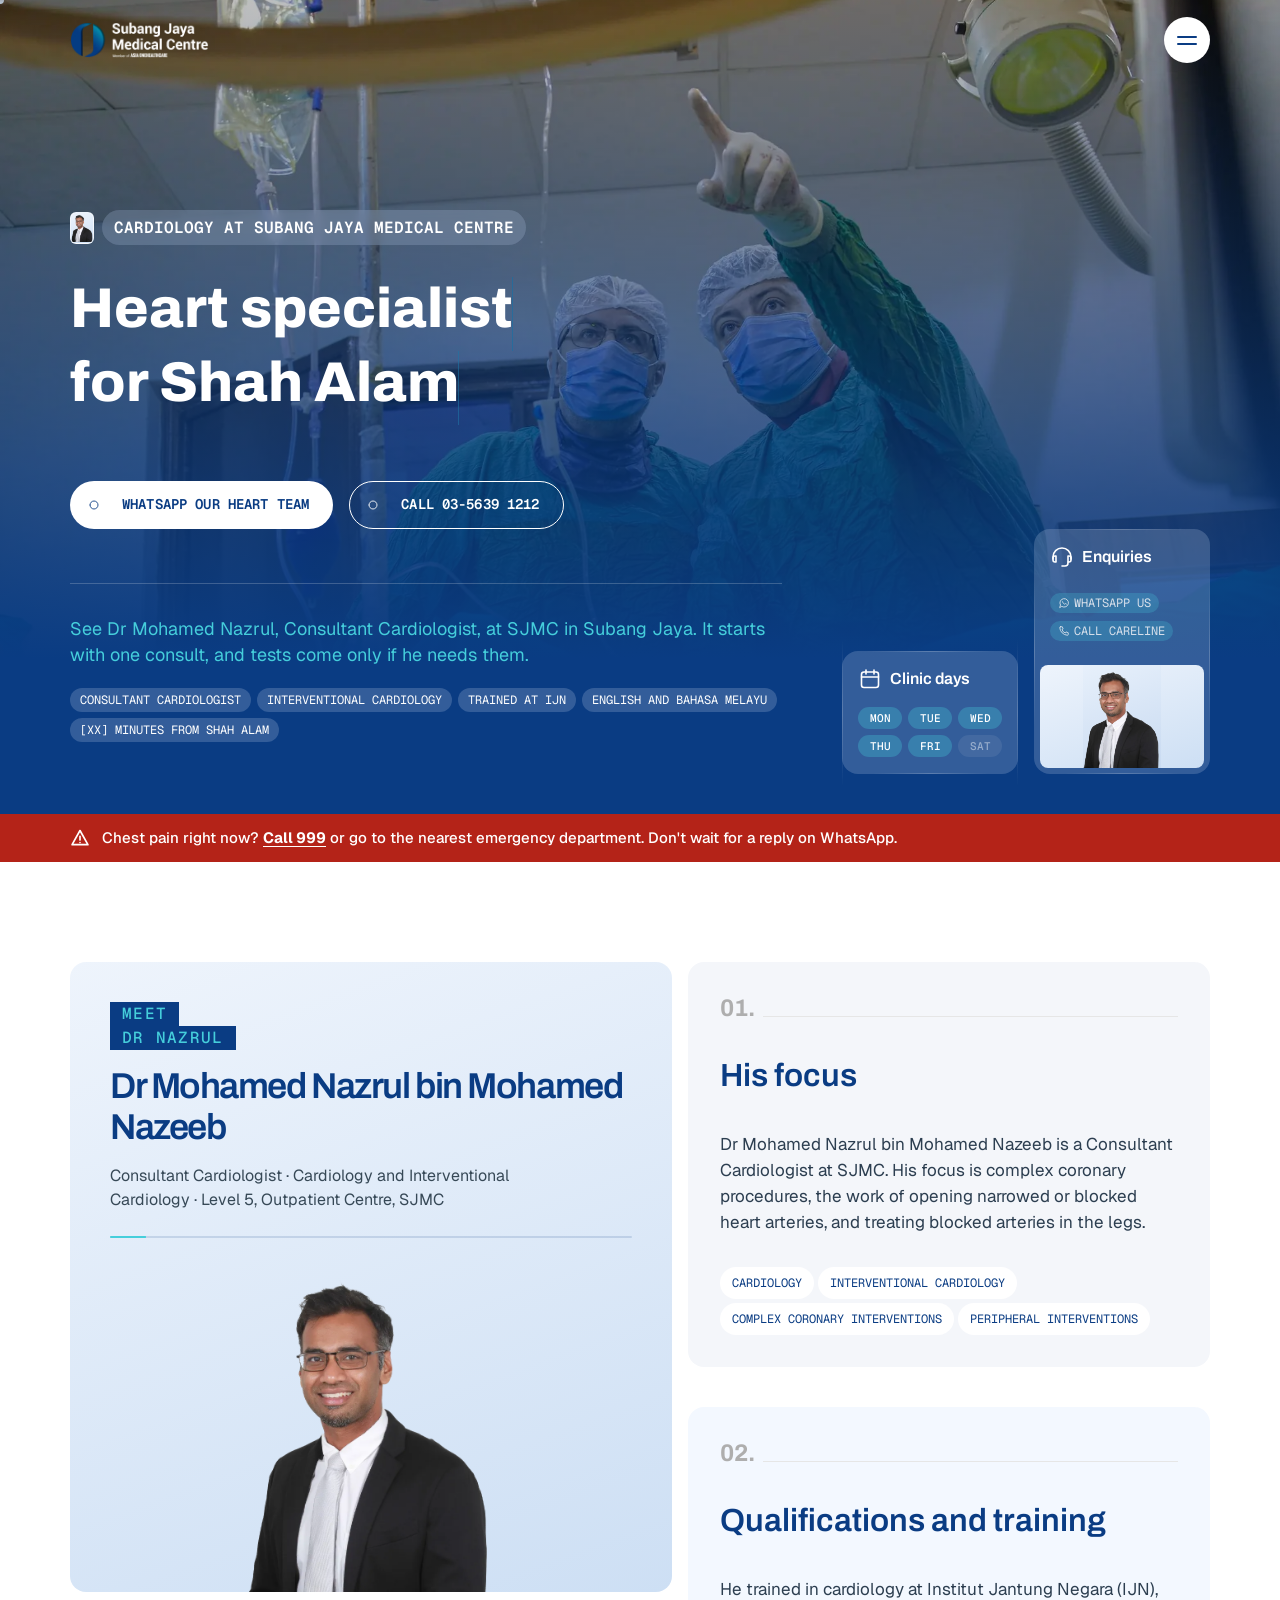
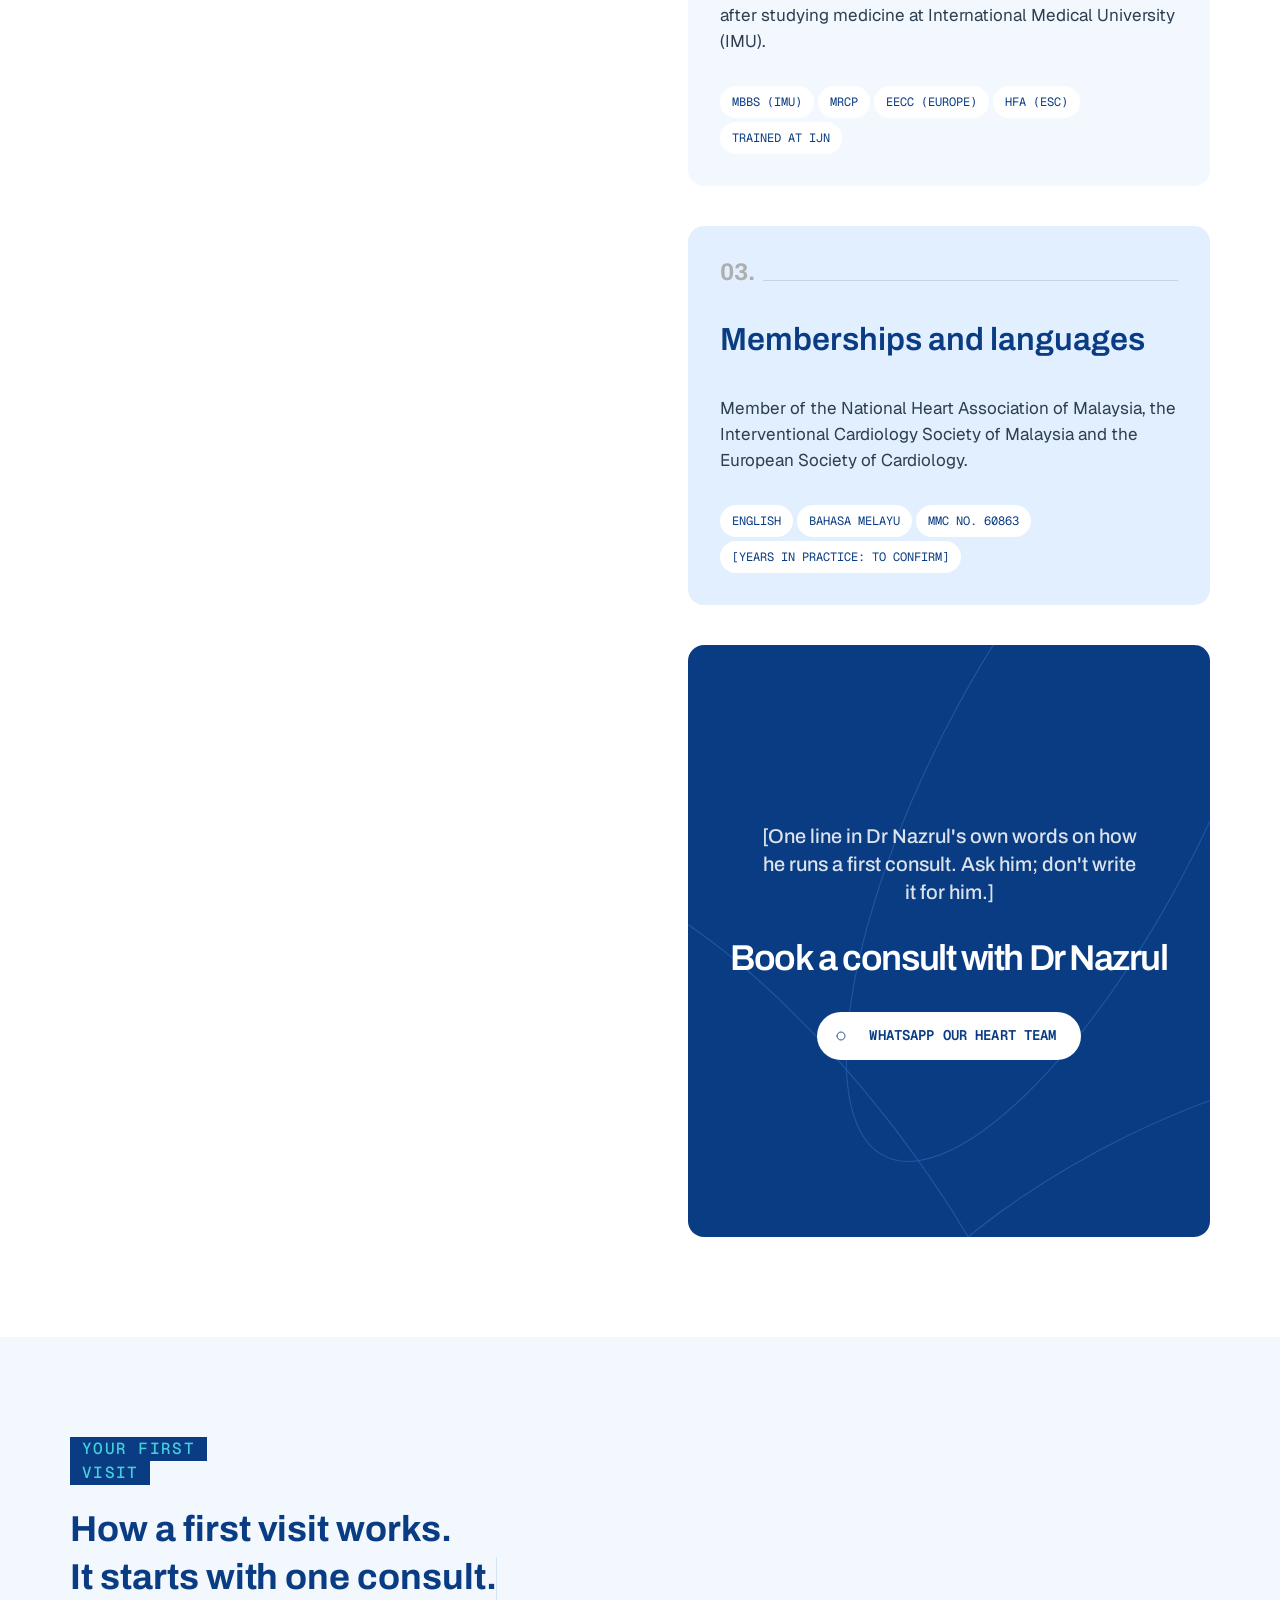
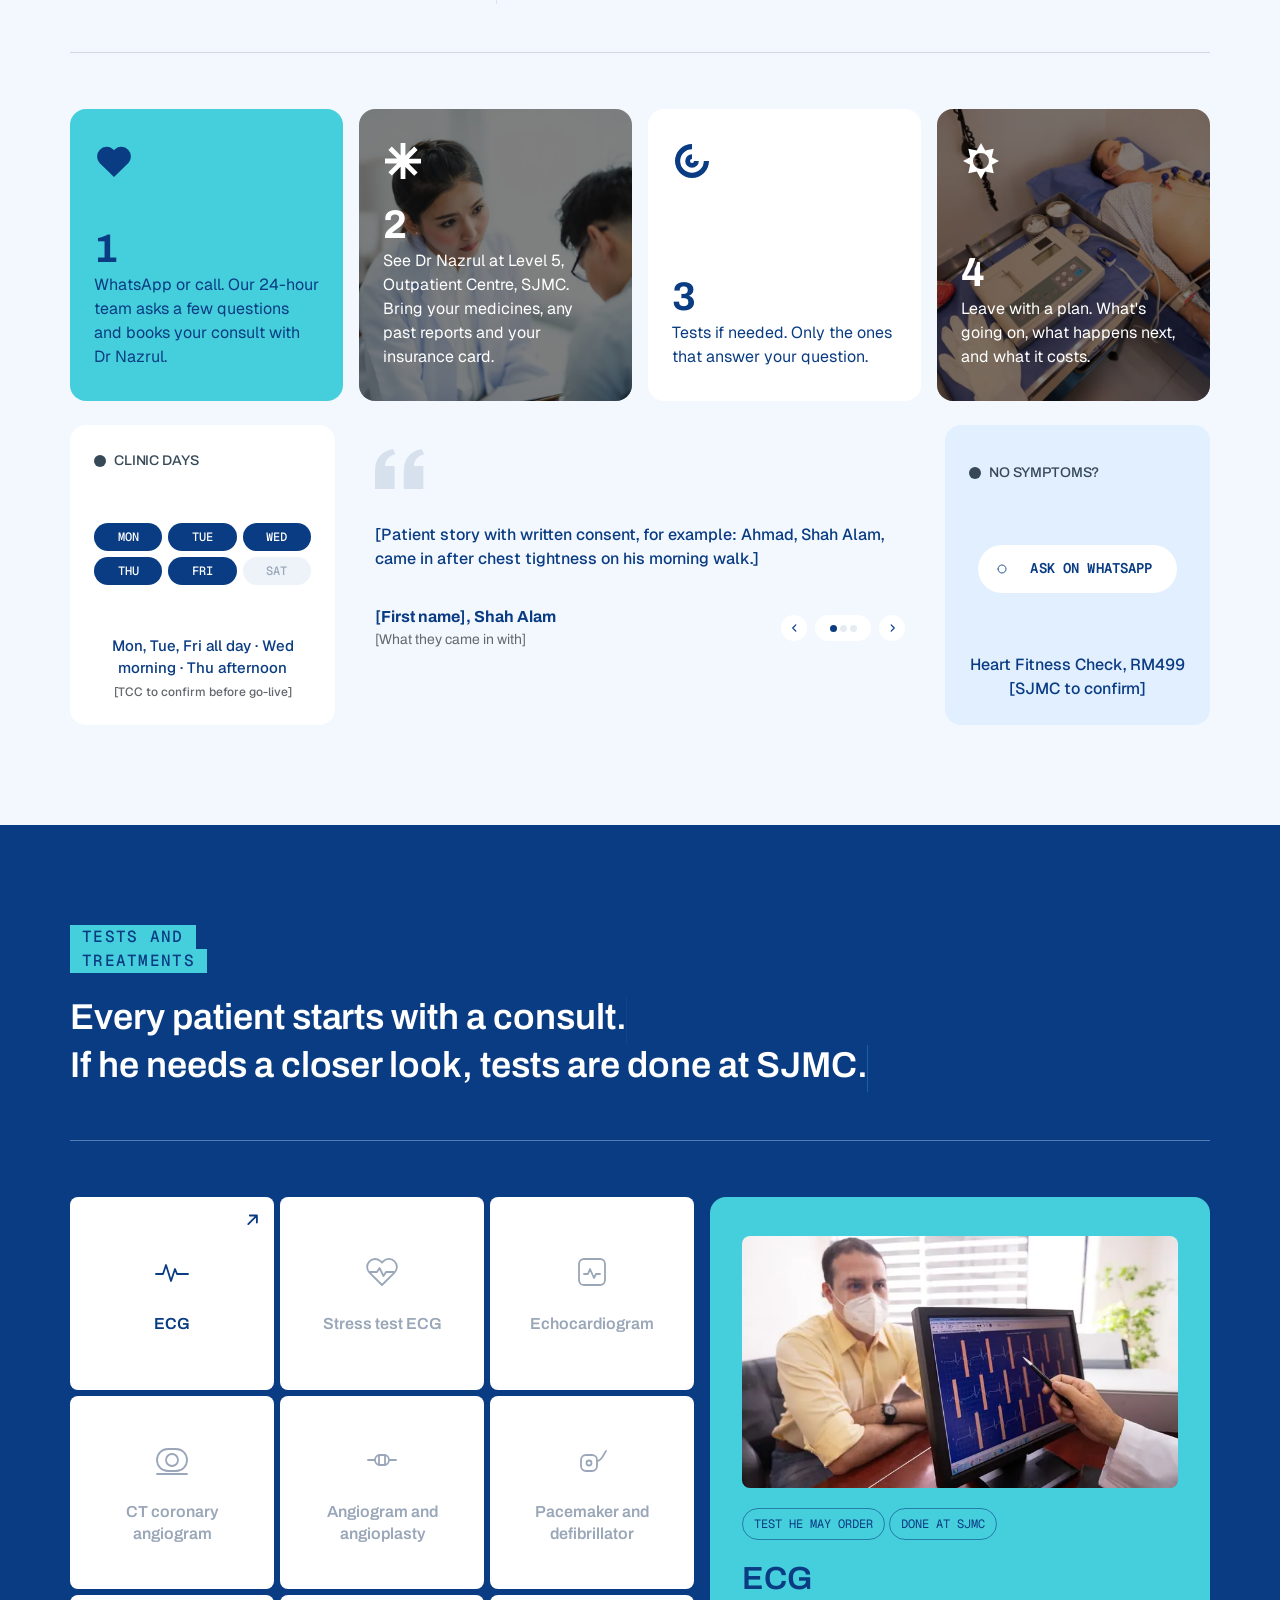
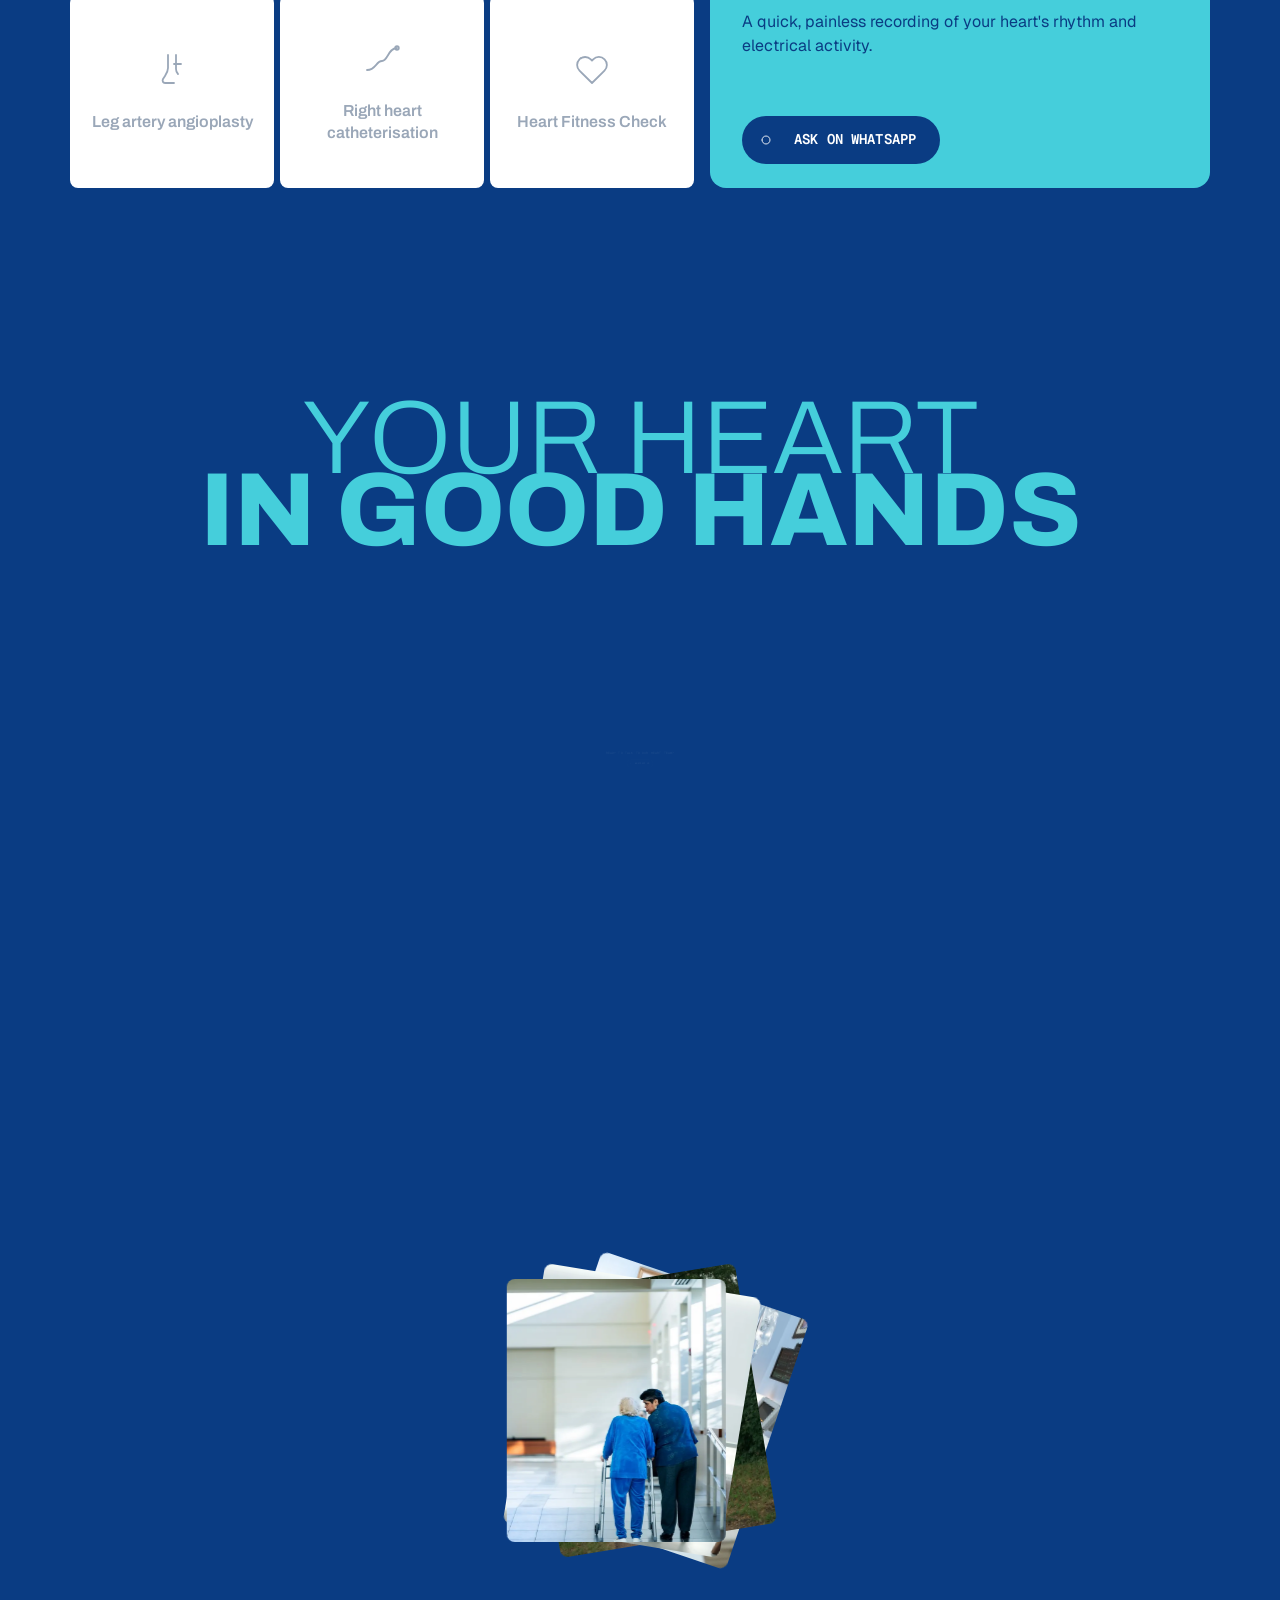
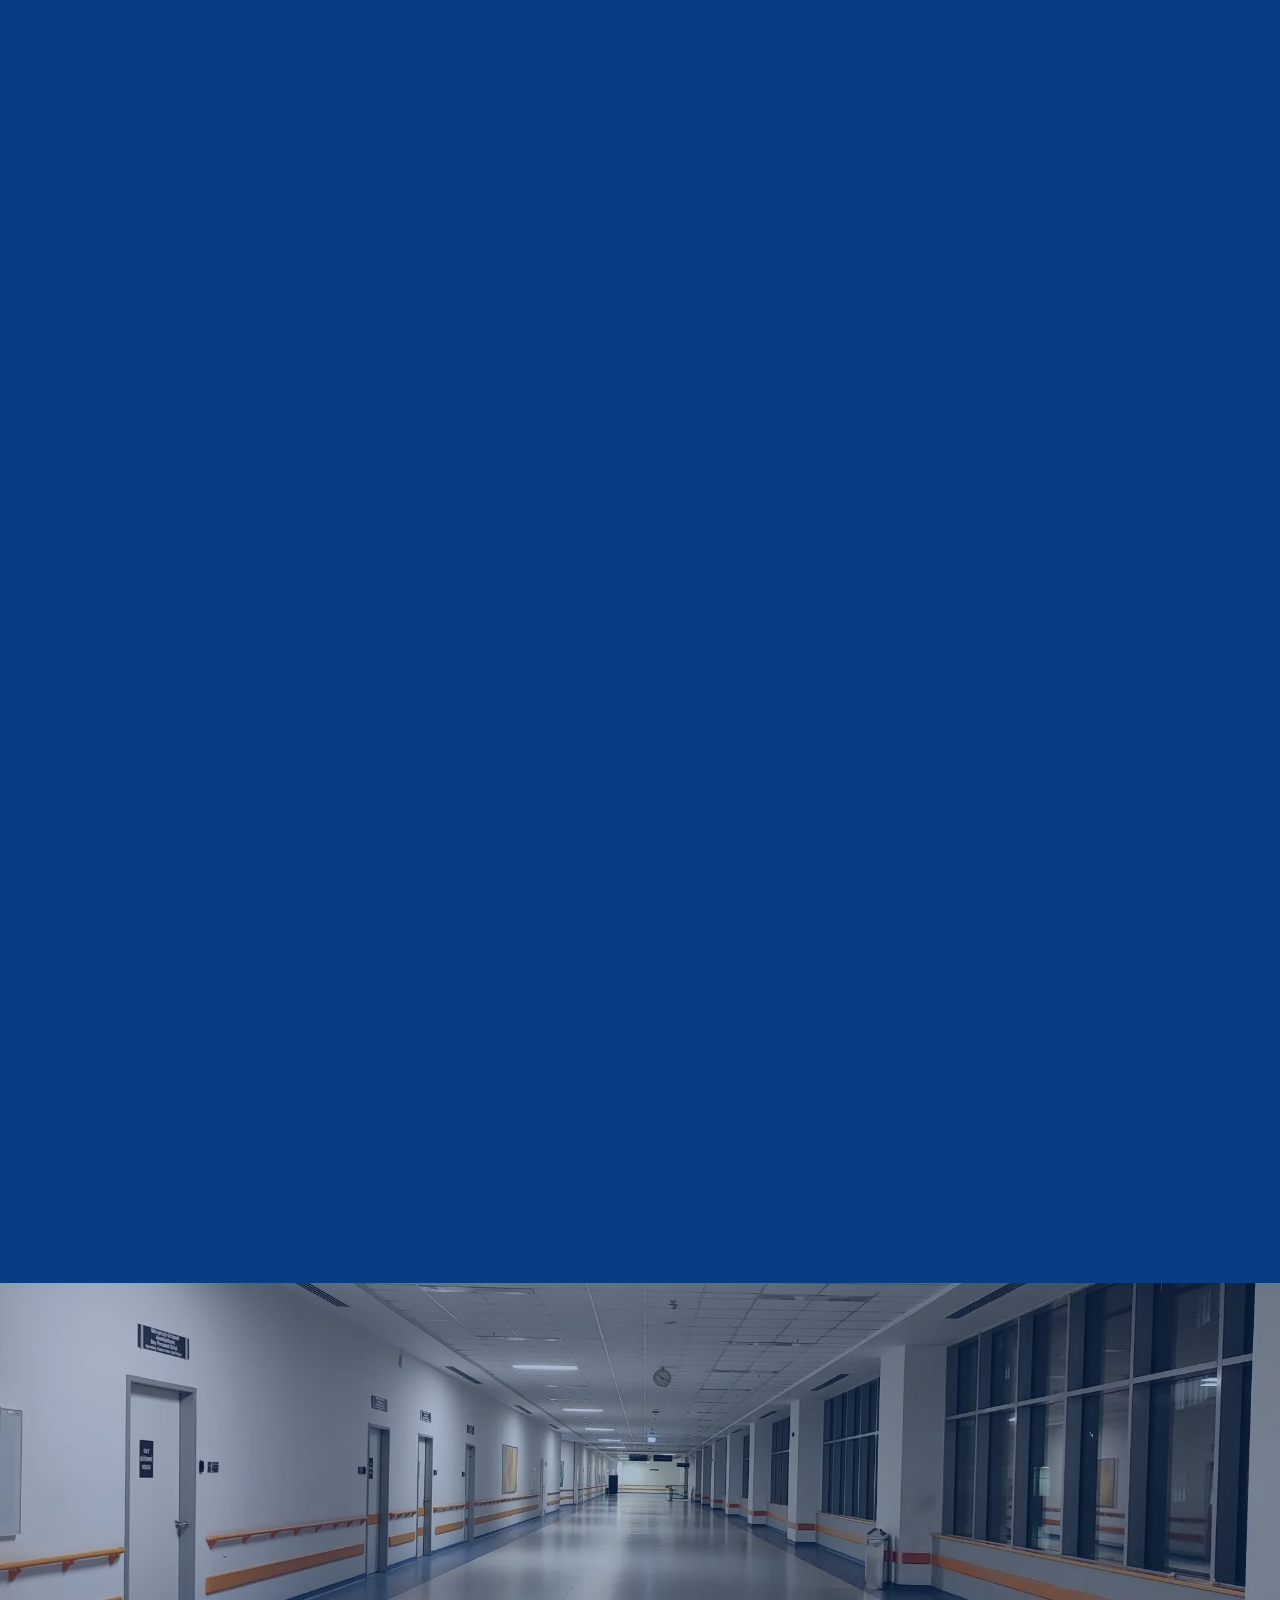
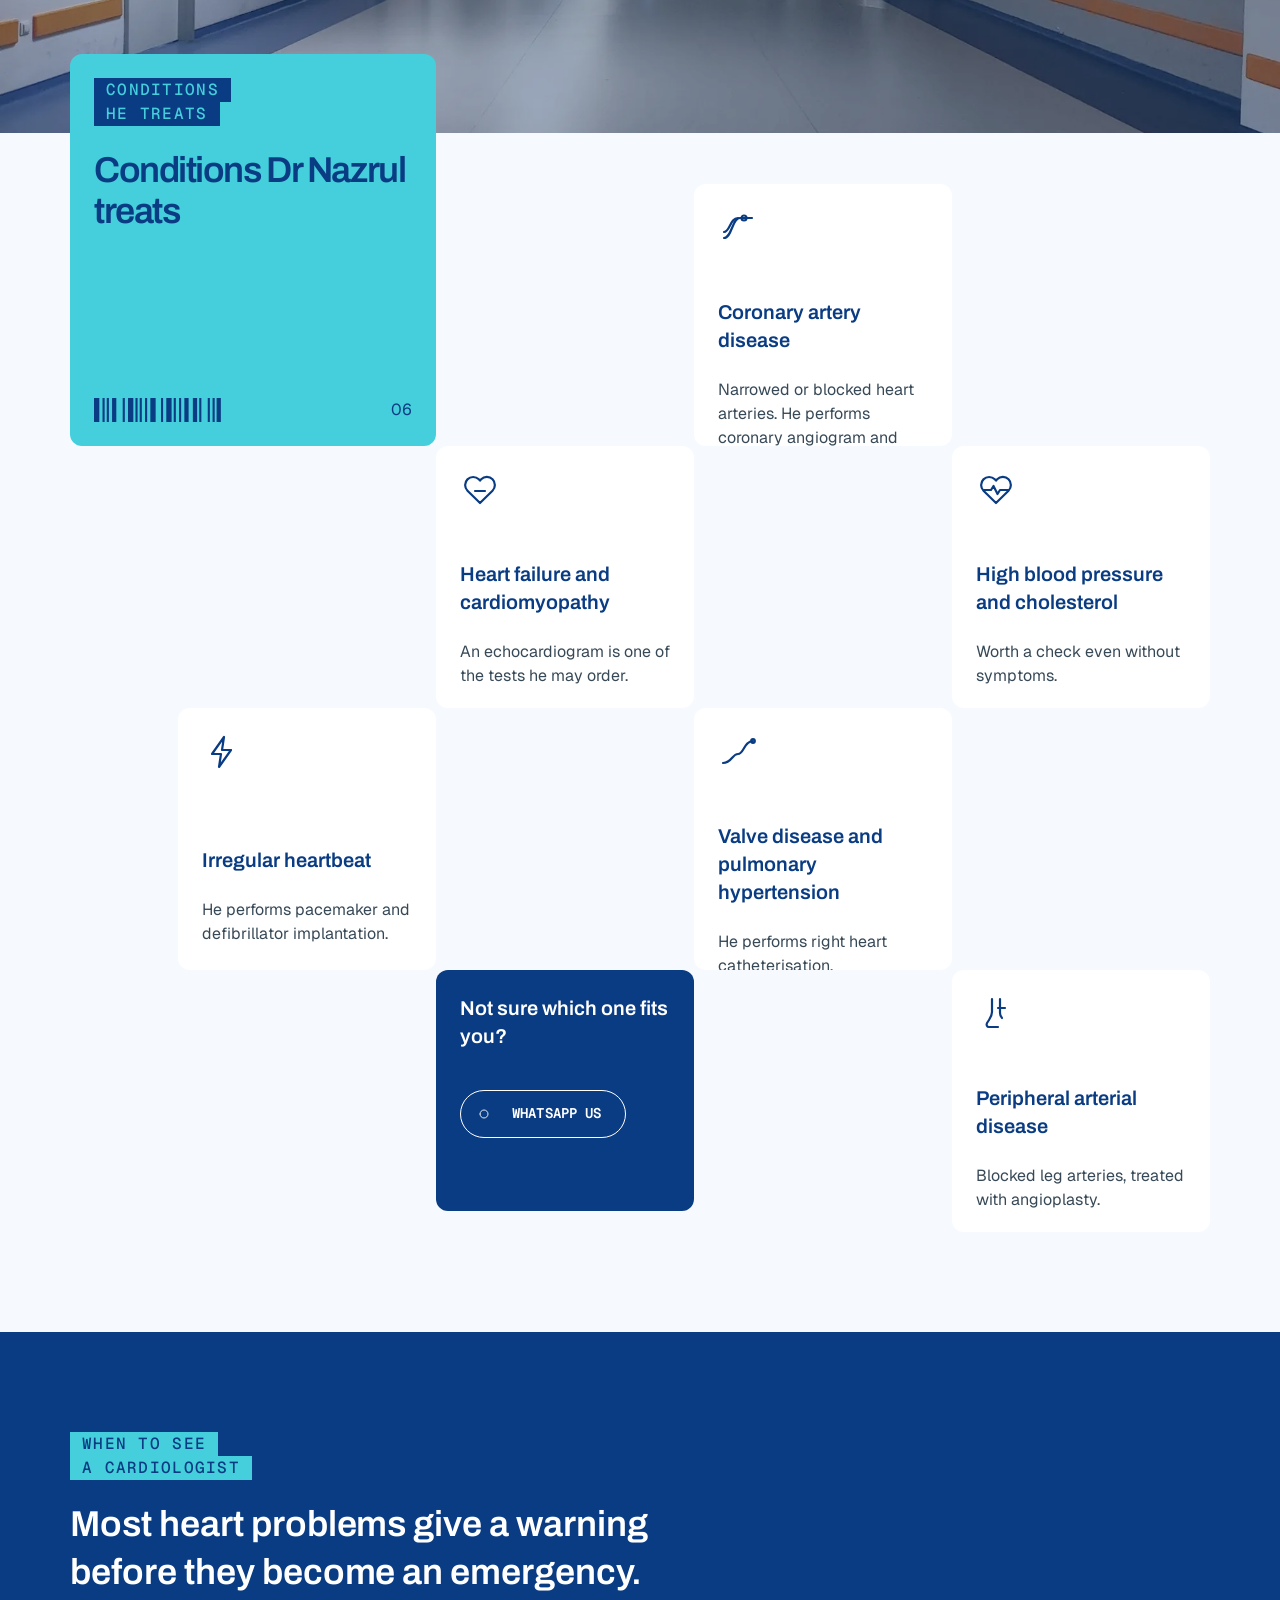
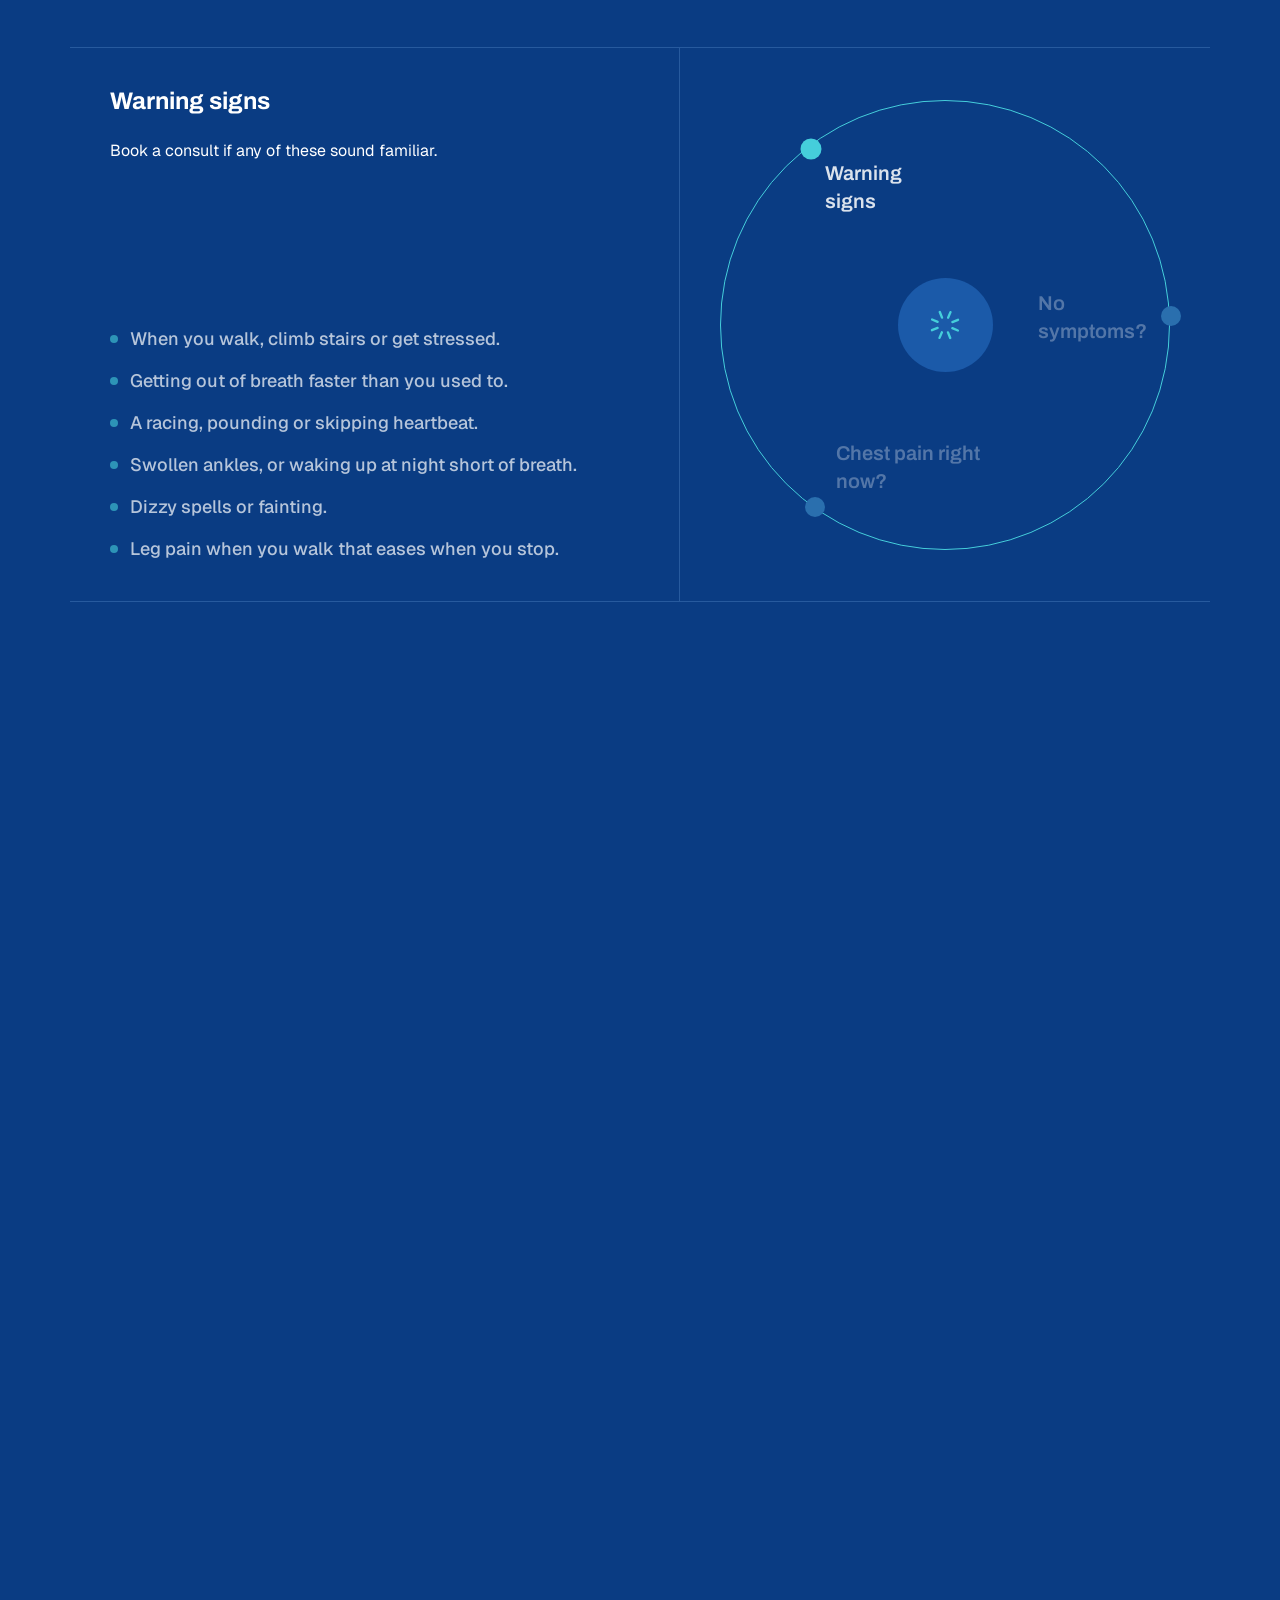
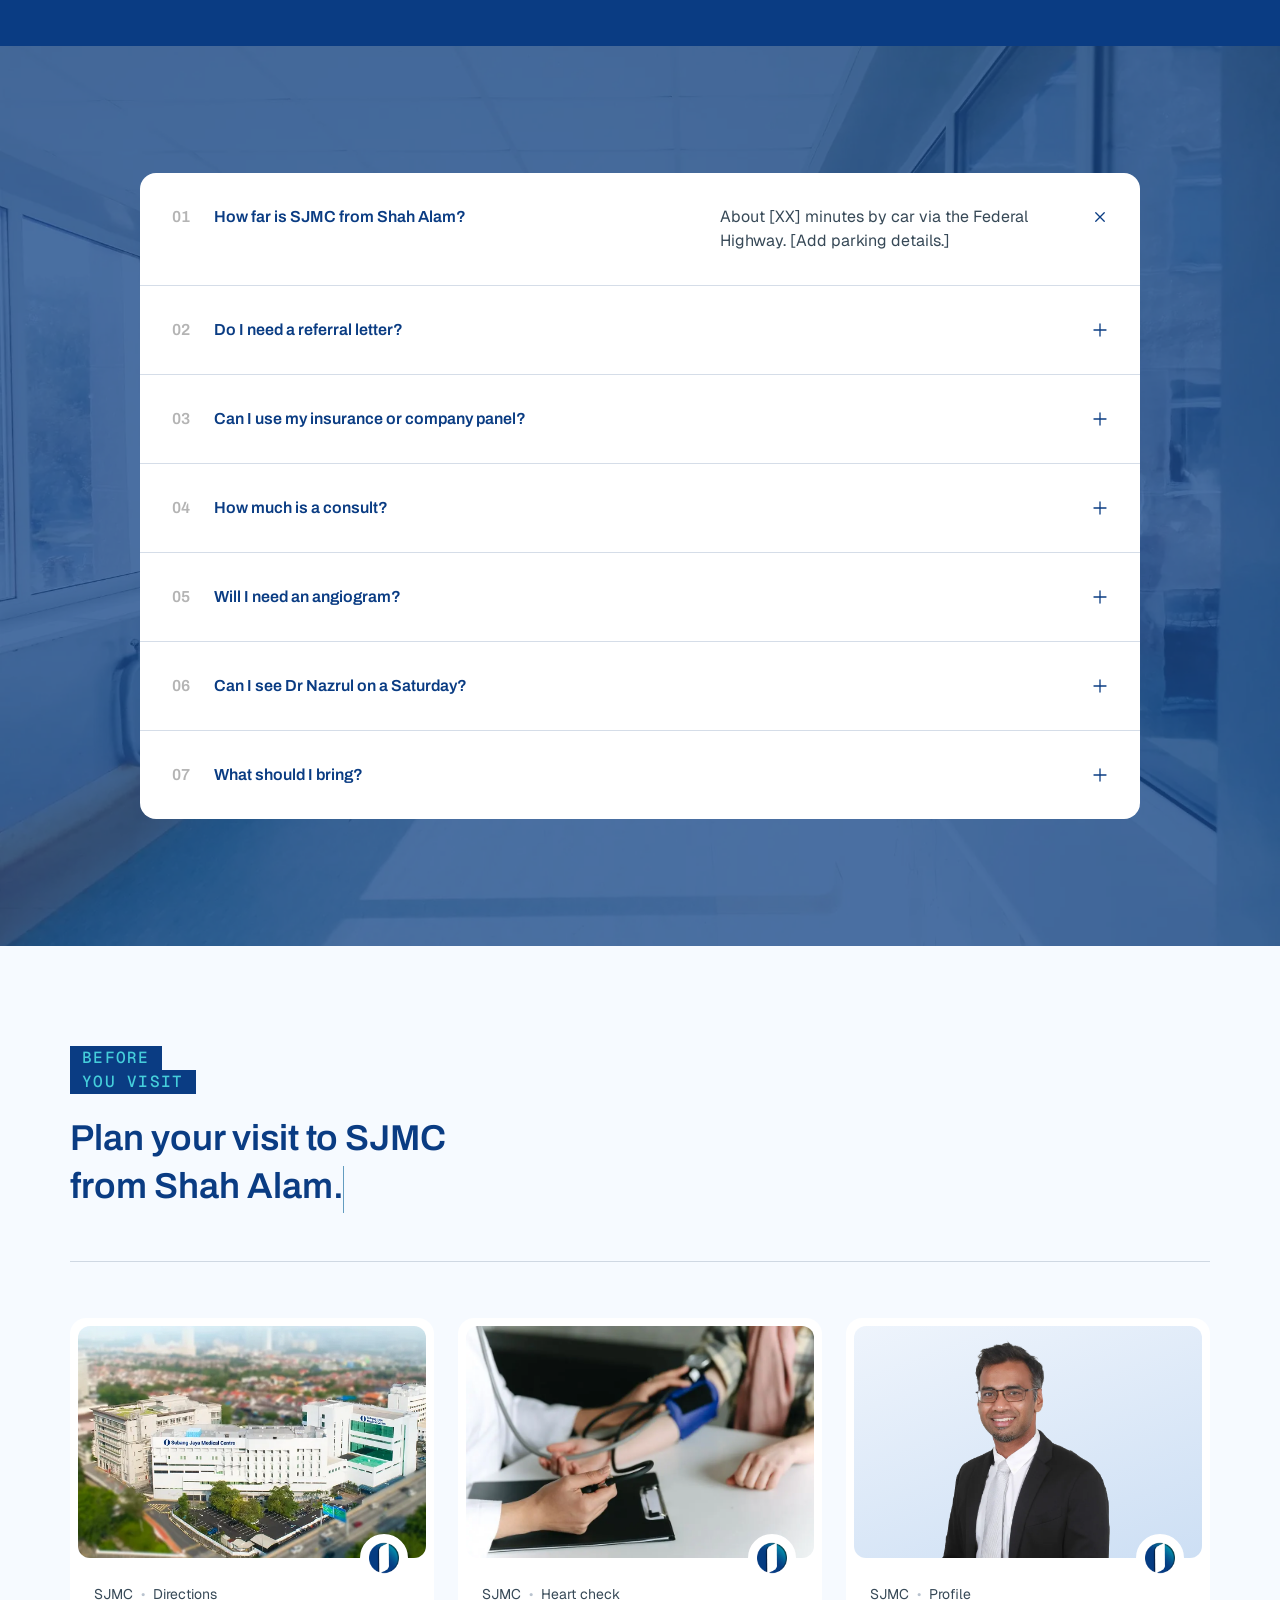
<file: shah-alam/index.html>
<!doctype html>
<html lang="en">
<head>
<meta charset="utf-8">
<meta name="viewport" content="width=device-width, initial-scale=1">
<title>Heart Specialist for Shah Alam | Dr Nazrul, SJMC</title>
<meta name="description" content="See Consultant Cardiologist Dr Mohamed Nazrul at Subang Jaya Medical Centre, a short drive from Shah Alam. WhatsApp our heart team to book a consult.">
<meta name="theme-color" content="#0a3c83">
<link rel="icon" type="image/png" href="../img/mark.png">
<link rel="preconnect" href="https://fonts.googleapis.com">
<link rel="preconnect" href="https://fonts.gstatic.com" crossorigin>
<link rel="stylesheet" href="https://fonts.googleapis.com/css2?family=Archivo:wght@300;400;500;600;700;800&family=Geist:wght@400;500;600;700&family=Geist+Mono:wght@400;500;600&family=Inter:wght@800&display=swap">
<link rel="stylesheet" href="../css/site.css?v=1792389529">
<script type="application/ld+json">{"@context": "https://schema.org", "@type": "FAQPage", "mainEntity": [{"@type": "Question", "name": "How far is SJMC from Shah Alam?", "acceptedAnswer": {"@type": "Answer", "text": "About [XX] minutes by car via the Federal Highway. [Add parking details.]"}}, {"@type": "Question", "name": "Do I need a referral letter?", "acceptedAnswer": {"@type": "Answer", "text": "[SJMC to confirm. If not needed: \"No. You can book a consult with Dr Nazrul directly.\"]"}}, {"@type": "Question", "name": "Can I use my insurance or company panel?", "acceptedAnswer": {"@type": "Answer", "text": "[SJMC to confirm panel list.] Bring your card and our team will check your cover before the visit."}}, {"@type": "Question", "name": "How much is a consult?", "acceptedAnswer": {"@type": "Answer", "text": "[SJMC to confirm the consult fee or a range.]"}}, {"@type": "Question", "name": "Will I need an angiogram?", "acceptedAnswer": {"@type": "Answer", "text": "Only if the consult and first tests point to a narrowed artery. Dr Nazrul explains why before anything is booked."}}, {"@type": "Question", "name": "Can I see Dr Nazrul on a Saturday?", "acceptedAnswer": {"@type": "Answer", "text": "His clinic runs Monday to Friday. For a Saturday visit, our team can book another SJMC cardiologist."}}, {"@type": "Question", "name": "What should I bring?", "acceptedAnswer": {"@type": "Answer", "text": "Your IC, your medicines or a photo of them, past test reports and your insurance card."}}]}</script>
</head>
<body>
<div class="progress" aria-hidden="true"><i></i></div>
<div class="cursor" aria-hidden="true"><i class="cur-ring"></i><i class="cur-dot"></i></div>

<header class="nav" id="nav">
  <div class="wrap nav-in">
    <div class="nav-bar">
      <a class="nav-logo" href="#top" aria-label="Subang Jaya Medical Centre, back to top"><img src="../img/logo-light.webp" alt="Subang Jaya Medical Centre" width="600" height="155"></a>
      <button class="burger" type="button" aria-label="Open menu" aria-expanded="false" aria-controls="menu"><i></i><i></i></button>
    </div>
    <nav class="menu" id="menu" aria-label="Page sections">
      <div class="menu-head"><img src="../img/mark.webp" alt="" width="94" height="100"><button class="mclose" type="button" aria-label="Close menu"><i></i><i></i></button></div>
      <div class="menu-links"><a class="mlink" href="#top"><span class="mn">01</span><span class="mt">Home</span><svg class="arw" viewBox="0 0 14 14" aria-hidden="true"><path d="M1.5 7h10.5M7.8 2.6 12.2 7l-4.4 4.4" fill="none" stroke="currentColor" stroke-width="1.6" stroke-linecap="round" stroke-linejoin="round"/></svg></a><a class="mlink" href="#doctor"><span class="mn">02</span><span class="mt">Meet Dr Nazrul</span><svg class="arw" viewBox="0 0 14 14" aria-hidden="true"><path d="M1.5 7h10.5M7.8 2.6 12.2 7l-4.4 4.4" fill="none" stroke="currentColor" stroke-width="1.6" stroke-linecap="round" stroke-linejoin="round"/></svg></a><a class="mlink" href="#visit"><span class="mn">03</span><span class="mt">Your first visit</span><svg class="arw" viewBox="0 0 14 14" aria-hidden="true"><path d="M1.5 7h10.5M7.8 2.6 12.2 7l-4.4 4.4" fill="none" stroke="currentColor" stroke-width="1.6" stroke-linecap="round" stroke-linejoin="round"/></svg></a><a class="mlink" href="#treatments"><span class="mn">04</span><span class="mt">Tests and treatments</span><svg class="arw" viewBox="0 0 14 14" aria-hidden="true"><path d="M1.5 7h10.5M7.8 2.6 12.2 7l-4.4 4.4" fill="none" stroke="currentColor" stroke-width="1.6" stroke-linecap="round" stroke-linejoin="round"/></svg></a><a class="mlink" href="#signs"><span class="mn">05</span><span class="mt">When to see us</span><svg class="arw" viewBox="0 0 14 14" aria-hidden="true"><path d="M1.5 7h10.5M7.8 2.6 12.2 7l-4.4 4.4" fill="none" stroke="currentColor" stroke-width="1.6" stroke-linecap="round" stroke-linejoin="round"/></svg></a><a class="mlink" href="#book"><span class="mn">06</span><span class="mt">WhatsApp us</span><svg class="arw" viewBox="0 0 14 14" aria-hidden="true"><path d="M1.5 7h10.5M7.8 2.6 12.2 7l-4.4 4.4" fill="none" stroke="currentColor" stroke-width="1.6" stroke-linecap="round" stroke-linejoin="round"/></svg></a></div>
    </nav>
  </div>
</header>
<main>

<section class="hero" id="top">
  <div class="hero-bg"><img class="" src="../img/hero.webp" alt="Cardiologists working in a catheterisation laboratory" decoding="async" style="object-position:55% 40%"><i class="hero-grad"></i></div>
  <div class="wrap hero-in">
    <div class="hero-top">
      <div class="hero-tw">
        <div class="trusted"><div class="avs"><img class="portrait av-full" src="../img/dr-nazrul.webp" alt="Dr Mohamed Nazrul bin Mohamed Nazeeb, Consultant Cardiologist" width="600" height="800" decoding="async"></div><span class="tbadge">Cardiology at Subang Jaya Medical Centre</span></div>
        <div class="wipe hero-h w-hero"><div class="wl" data-delay="0.0"><h1 class="wt">Heart specialist</h1><i class="w1"></i><i class="w2"></i></div><div class="wl" data-delay="0.2"><h1 class="wt">for Shah Alam</h1><i class="w1"></i><i class="w2"></i></div></div>
      </div>
      <div class="btns"><a class="btn btn-solid" href="https://wa.me/60193171818?text=Hi%2C%20I%27d%20like%20a%20consult%20with%20Dr%20Nazrul.%20Ref%3A%20SA-LP" target="_blank" rel="noopener"><span class="bi"><svg class="ring" viewBox="0 0 12 12" aria-hidden="true"><path d="M 0 4 C 0 1.791 1.791 0 4 0 C 6.209 0 8 1.791 8 4 C 8 6.209 6.209 8 4 8 C 1.791 8 0 6.209 0 4 Z" fill="none" stroke="currentColor" stroke-dasharray="25.136 22.622" stroke-linecap="round" stroke-linejoin="round" stroke-width=".875" transform="translate(2 2)"/></svg><svg class="arw" viewBox="0 0 14 14" aria-hidden="true"><path d="M1.5 7h10.5M7.8 2.6 12.2 7l-4.4 4.4" fill="none" stroke="currentColor" stroke-width="1.6" stroke-linecap="round" stroke-linejoin="round"/></svg></span><span class="bt">WhatsApp our heart team</span></a><a class="btn btn-outline" href="tel:+60356391212"><span class="bi"><svg class="ring" viewBox="0 0 12 12" aria-hidden="true"><path d="M 0 4 C 0 1.791 1.791 0 4 0 C 6.209 0 8 1.791 8 4 C 8 6.209 6.209 8 4 8 C 1.791 8 0 6.209 0 4 Z" fill="none" stroke="currentColor" stroke-dasharray="25.136 22.622" stroke-linecap="round" stroke-linejoin="round" stroke-width=".875" transform="translate(2 2)"/></svg><svg class="arw" viewBox="0 0 14 14" aria-hidden="true"><path d="M1.5 7h10.5M7.8 2.6 12.2 7l-4.4 4.4" fill="none" stroke="currentColor" stroke-width="1.6" stroke-linecap="round" stroke-linejoin="round"/></svg></span><span class="bt">Call 03-5639 1212</span></a></div>
    </div>
    <div class="hero-bottom">
      <div class="hero-sub"><p>See Dr Mohamed Nazrul, Consultant Cardiologist, at SJMC in Subang Jaya. It starts with one consult, and tests come only if he needs them.</p><ul class="trust"><li>Consultant Cardiologist</li><li>Interventional cardiology</li><li>Trained at IJN</li><li>English and Bahasa Melayu</li><li>[XX] minutes from Shah Alam</li></ul></div>
      <div class="hero-widgets">
        <div class="hw hw-follow"><i class="hl hl-r"></i><i class="hl hl-b"></i><i class="hl hl-l"></i><i class="hl hl-t"></i>
          <div class="hw-in">
            <div class="hw-title"><svg viewBox="0 0 24 24" aria-hidden="true" fill="none" stroke="currentColor" stroke-width="1.6" stroke-linecap="round" stroke-linejoin="round"><rect x="3.5" y="5" width="17" height="15.5" rx="2.5"/><path d="M3.5 10h17M8 3v4M16 3v4"/></svg><span>Clinic days</span></div>
            <div class="days"><span class="day on">Mon</span><span class="day on">Tue</span><span class="day on">Wed</span><span class="day on">Thu</span><span class="day on">Fri</span><span class="day">Sat</span></div>
          </div>
        </div>
        <div class="hw hw-enq"><i class="hl hl-r"></i><i class="hl hl-b"></i><i class="hl hl-l"></i><i class="hl hl-t"></i>
          <div class="hw-in">
            <div class="hw-title"><svg viewBox="0 0 24 24" aria-hidden="true" fill="none" stroke="currentColor" stroke-width="1.6" stroke-linecap="round" stroke-linejoin="round"><path d="M3 14v-2a9 9 0 0 1 18 0v2"/><path d="M21 15a2 2 0 0 1-2 2h-1v-6h1a2 2 0 0 1 2 2zM3 15a2 2 0 0 0 2 2h1v-6H5a2 2 0 0 0-2 2z"/><path d="M18 17v1a3 3 0 0 1-3 3h-3"/></svg><span>Enquiries</span></div>
            <div class="enq-badges">
              <a class="eb" href="https://wa.me/60193171818?text=Hi%2C%20I%27d%20like%20a%20consult%20with%20Dr%20Nazrul.%20Ref%3A%20SA-LP" target="_blank" rel="noopener"><svg viewBox="0 0 24 24" aria-hidden="true" fill="none" stroke="currentColor" stroke-width="1.8" stroke-linecap="round" stroke-linejoin="round"><path d="M3.5 20.5 5 16a8.5 8.5 0 1 1 3.2 3.2z"/><path d="M9 9.5c.3 2 2.3 4.3 4.6 4.9l1.2-1.2 1.9.9"/></svg><span>WhatsApp us</span></a>
              <a class="eb" href="tel:+60356391212"><svg viewBox="0 0 24 24" aria-hidden="true" fill="none" stroke="currentColor" stroke-width="1.8" stroke-linecap="round" stroke-linejoin="round"><path d="M5 3.5h3.5l1.7 4.3-2.2 1.5a11 11 0 0 0 6.7 6.7l1.5-2.2 4.3 1.7V19a1.5 1.5 0 0 1-1.6 1.5A16.5 16.5 0 0 1 3.5 5.1 1.5 1.5 0 0 1 5 3.5z"/></svg><span>Call careline</span></a>
            </div>
          </div>
          <div class="hw-img hw-doc"><img class="portrait " src="../img/dr-nazrul.webp" alt="Dr Mohamed Nazrul bin Mohamed Nazeeb, Consultant Cardiologist" width="600" height="800" loading="lazy" decoding="async"></div>
        </div>
      </div>
    </div>
  </div>
</section>
<div class="emerg" role="note"><div class="wrap emerg-in"><svg viewBox="0 0 24 24" aria-hidden="true" fill="none" stroke="currentColor" stroke-width="2" stroke-linecap="round" stroke-linejoin="round"><path d="M12 3 2.5 20h19z"/><path d="M12 10v4.5M12 17.5v.01"/></svg><p>Chest pain right now? <a href="tel:999">Call 999</a> or go to the nearest emergency department. Don&#x27;t wait for a reply on WhatsApp.</p></div></div>

<section class="care sec profile-sec" id="doctor">
  <div class="wrap">
    <div class="care-slide">
      <div class="care-left pf-left">
        <div class="cl-top"><div class="badge v1"><span class="bl"><i></i><b>Meet</b></span><span class="bl"><i></i><b>Dr Nazrul</b></span></div><h2 class="cl-h">Dr Mohamed Nazrul bin Mohamed Nazeeb</h2>
          <p class="pf-role">Consultant Cardiologist · Cardiology and Interventional Cardiology · Level 5, Outpatient Centre, SJMC</p>
          <div class="cl-div"><i></i></div></div>
        <div class="pf-photo"><img class="portrait " src="../img/dr-nazrul.webp" alt="Dr Mohamed Nazrul bin Mohamed Nazeeb, Consultant Cardiologist" width="600" height="800" loading="lazy" decoding="async"></div>
      </div>
      <div class="care-cards"><article class="cc cc-1" data-card="0">
          <div class="cc-top"><div class="cc-sl"><span>01.</span><i></i></div>
            <div class="cc-tb"><h3>His focus</h3><p>Dr Mohamed Nazrul bin Mohamed Nazeeb is a Consultant Cardiologist at SJMC. His focus is complex coronary procedures, the work of opening narrowed or blocked heart arteries, and treating blocked arteries in the legs.</p></div></div>
          <div class="tags"><span>Cardiology</span><span>Interventional cardiology</span><span>Complex coronary interventions</span><span>Peripheral interventions</span></div></article><article class="cc cc-2" data-card="1">
          <div class="cc-top"><div class="cc-sl"><span>02.</span><i></i></div>
            <div class="cc-tb"><h3>Qualifications and training</h3><p>He trained in cardiology at Institut Jantung Negara (IJN), after studying medicine at International Medical University (IMU).</p></div></div>
          <div class="tags"><span>MBBS (IMU)</span><span>MRCP</span><span>EECC (Europe)</span><span>HFA (ESC)</span><span>Trained at IJN</span></div></article><article class="cc cc-3" data-card="2">
          <div class="cc-top"><div class="cc-sl"><span>03.</span><i></i></div>
            <div class="cc-tb"><h3>Memberships and languages</h3><p>Member of the National Heart Association of Malaysia, the Interventional Cardiology Society of Malaysia and the European Society of Cardiology.</p></div></div>
          <div class="tags"><span>English</span><span>Bahasa Melayu</span><span>MMC no. 60863</span><span>[Years in practice: to confirm]</span></div></article><article class="cc cc-cta" data-card="3"><svg class="arcs" viewBox="0 0 522 592" preserveAspectRatio="xMidYMid slice" aria-hidden="true" fill="none" stroke="currentColor"><ellipse pathLength="1" cx="380" cy="150" rx="139" ry="405" transform="rotate(27 380 150)"/><ellipse pathLength="1" cx="90" cy="560" rx="139" ry="405" transform="rotate(-38 90 560)"/><ellipse pathLength="1" cx="470" cy="610" rx="120" ry="330" transform="rotate(62 470 610)"/></svg><p class="cta-q">[One line in Dr Nazrul&#x27;s own words on how he runs a first consult. Ask him; don&#x27;t write it for him.]</p>
      <h3>Book a consult with Dr Nazrul</h3><a class="btn btn-solid" href="https://wa.me/60193171818?text=Hi%2C%20I%27d%20like%20a%20consult%20with%20Dr%20Nazrul.%20Ref%3A%20SA-LP" target="_blank" rel="noopener"><span class="bi"><svg class="ring" viewBox="0 0 12 12" aria-hidden="true"><path d="M 0 4 C 0 1.791 1.791 0 4 0 C 6.209 0 8 1.791 8 4 C 8 6.209 6.209 8 4 8 C 1.791 8 0 6.209 0 4 Z" fill="none" stroke="currentColor" stroke-dasharray="25.136 22.622" stroke-linecap="round" stroke-linejoin="round" stroke-width=".875" transform="translate(2 2)"/></svg><svg class="arw" viewBox="0 0 14 14" aria-hidden="true"><path d="M1.5 7h10.5M7.8 2.6 12.2 7l-4.4 4.4" fill="none" stroke="currentColor" stroke-width="1.6" stroke-linecap="round" stroke-linejoin="round"/></svg></span><span class="bt">WhatsApp our heart team</span></a></article></div>
    </div>
  </div>
</section>

<section class="about sec" id="visit">
  <div class="wrap">
    <div class="sec-head"><div class="badge v1"><span class="bl"><i></i><b>Your first</b></span><span class="bl"><i></i><b>visit</b></span></div><div class="wipe  w-light"><div class="wl" data-delay="0.0"><h2 class="wt">How a first visit works.</h2><i class="w1"></i><i class="w2"></i></div><div class="wl" data-delay="0.2"><h2 class="wt">It starts with one consult.</h2><i class="w1"></i><i class="w2"></i></div></div></div>
    <div class="about-body">
      <div class="stats"><div class="sc sc-accent"><span class="sc-icon"><svg viewBox="0 0 40 40" aria-hidden="true"><path fill="currentColor" d="M20 36 5.6 21.9A9.6 9.6 0 0 1 19 8.2l1 1 1-1a9.6 9.6 0 0 1 13.4 13.7z"/></svg></span>
          <div class="sc-stat"><div class="num" aria-label="Step 1"><span class="dg" data-d="1"><span class="dg-col"><span>0</span><span>1</span><span>2</span><span>3</span><span>4</span><span>5</span><span>6</span><span>7</span><span>8</span><span>9</span></span></span></div><p>WhatsApp or call. Our 24-hour team asks a few questions and books your consult with Dr Nazrul.</p></div></div><div class="sc sc-photo"><div class="sc-bg"><img class="" src="../img/wwd-consult.webp" alt="A doctor talks a patient through her results" loading="lazy" decoding="async" style="object-position:45% 40%"><i class="sc-ov"></i></div><span class="sc-icon spin"><svg viewBox="0 0 40 40" aria-hidden="true"><path fill="currentColor" d="M17.6 2h4.8v12.4l8.8-8.8 3.4 3.4-8.8 8.8H38v4.8H25.8l8.8 8.8-3.4 3.4-8.8-8.8V38h-4.8V25.8l-8.8 8.8-3.4-3.4 8.8-8.8H2v-4.8h12.2L5.4 9l3.4-3.4 8.8 8.8z"/></svg></span>
          <div class="sc-stat"><div class="num" aria-label="Step 2"><span class="dg" data-d="2"><span class="dg-col"><span>0</span><span>1</span><span>2</span><span>3</span><span>4</span><span>5</span><span>6</span><span>7</span><span>8</span><span>9</span></span></span></div><p>See Dr Nazrul at Level 5, Outpatient Centre, SJMC. Bring your medicines, any past reports and your insurance card.</p></div></div><div class="sc sc-white"><span class="sc-icon spin"><svg viewBox="0 0 40 40" aria-hidden="true"><path fill="currentColor" d="M20 3a17 17 0 1 0 17 17h-5.2A11.8 11.8 0 1 1 20 8.2V3zm0 10.2A6.8 6.8 0 1 0 26.8 20H22a2 2 0 1 1-2-2z"/></svg></span>
          <div class="sc-stat"><div class="num" aria-label="Step 3"><span class="dg" data-d="3"><span class="dg-col"><span>0</span><span>1</span><span>2</span><span>3</span><span>4</span><span>5</span><span>6</span><span>7</span><span>8</span><span>9</span></span></span></div><p>Tests if needed. Only the ones that answer your question.</p></div></div><div class="sc sc-photo"><div class="sc-bg"><img class="" src="../img/wwd-diagnose.webp" alt="A patient has an ECG recorded" loading="lazy" decoding="async" style="object-position:50% 40%"><i class="sc-ov"></i></div><span class="sc-icon"><svg viewBox="0 0 40 40" aria-hidden="true"><path fill="currentColor" d="m20 2 4.2 7.6 8.5-1.9-1.9 8.5L38 20l-7.2 3.8 1.9 8.5-8.5-1.9L20 38l-4.2-7.6-8.5 1.9 1.9-8.5L2 20l7.2-3.8-1.9-8.5 8.5 1.9zm0 10a8 8 0 1 0 0 16 8 8 0 0 0 0-16z"/></svg></span>
          <div class="sc-stat"><div class="num" aria-label="Step 4"><span class="dg" data-d="4"><span class="dg-col"><span>0</span><span>1</span><span>2</span><span>3</span><span>4</span><span>5</span><span>6</span><span>7</span><span>8</span><span>9</span></span></span></div><p>Leave with a plan. What&#x27;s going on, what happens next, and what it costs.</p></div></div></div>
      <div class="stats2">
        <div class="rate">
          <div class="rate-top"><i class="dot"></i><span>Clinic days</span></div>
          <div class="days days-light"><span class="day on">Mon</span><span class="day on">Tue</span><span class="day on">Wed</span><span class="day on">Thu</span><span class="day on">Fri</span><span class="day">Sat</span></div>
          <p>Mon, Tue, Fri all day · Wed morning · Thu afternoon<br><small>[TCC to confirm before go-live]</small></p>
        </div>
        <div class="testi" data-slider>
          <svg class="quote" viewBox="0 0 52 40" aria-hidden="true"><path fill="currentColor" d="M0 40V22.4C0 9.6 6 2.2 18 0l2.4 5.2C13.6 7 10.3 11 10 17h9.6v23zm28.8 0V22.4C28.8 9.6 34.8 2.2 46.8 0l2.4 5.2C42.4 7 39.1 11 38.8 17h9.6v23z"/></svg>
          <div class="q-block"><p class="q-text on">[Patient story with written consent, for example: Ahmad, Shah Alam, came in after chest tightness on his morning walk.]</p><p class="q-text">[Second patient story, with written consent. First name, area and what they came in with. No outcome promises.]</p><p class="q-text">[Third patient story, with written consent.]</p></div>
          <div class="q-bottom">
            <div class="q-infos"><div class="q-info on"><b>[First name], Shah Alam</b><span>[What they came in with]</span></div><div class="q-info"><b>[First name], [area]</b><span>[What they came in with]</span></div><div class="q-info"><b>[First name], [area]</b><span>[What they came in with]</span></div></div>
            <div class="q-nav"><button class="q-arrow q-prev" type="button" aria-label="Previous story"><svg viewBox="0 0 8 10" aria-hidden="true"><path d="M5.5 1.5 2 5l3.5 3.5" fill="none" stroke="currentColor" stroke-width="1.4" stroke-linecap="round" stroke-linejoin="round"/></svg></button><div class="q-dots"><i class="on"></i><i class=""></i><i class=""></i></div><button class="q-arrow q-next" type="button" aria-label="Next story"><svg viewBox="0 0 8 10" aria-hidden="true"><path d="M2.5 1.5 6 5 2.5 8.5" fill="none" stroke="currentColor" stroke-width="1.4" stroke-linecap="round" stroke-linejoin="round"/></svg></button></div>
          </div>
        </div>
        <div class="est">
          <div class="rate-top"><i class="dot"></i><span>No symptoms?</span></div>
          <a class="btn btn-solid" href="https://wa.me/60193171818?text=I%27d%20like%20to%20ask%20Dr%20Nazrul%20about%20the%20Heart%20Fitness%20Check.%20Ref%3A%20SA-LP" target="_blank" rel="noopener"><span class="bi"><svg class="ring" viewBox="0 0 12 12" aria-hidden="true"><path d="M 0 4 C 0 1.791 1.791 0 4 0 C 6.209 0 8 1.791 8 4 C 8 6.209 6.209 8 4 8 C 1.791 8 0 6.209 0 4 Z" fill="none" stroke="currentColor" stroke-dasharray="25.136 22.622" stroke-linecap="round" stroke-linejoin="round" stroke-width=".875" transform="translate(2 2)"/></svg><svg class="arw" viewBox="0 0 14 14" aria-hidden="true"><path d="M1.5 7h10.5M7.8 2.6 12.2 7l-4.4 4.4" fill="none" stroke="currentColor" stroke-width="1.6" stroke-linecap="round" stroke-linejoin="round"/></svg></span><span class="bt">Ask on WhatsApp</span></a>
          <p>Heart Fitness Check, RM499 [SJMC to confirm]</p>
        </div>
      </div>
    </div>
  </div>
</section>

<section class="work sec" id="treatments">
  <div class="wrap work-top">
    <div class="sec-head"><div class="badge v2"><span class="bl"><i></i><b>Tests and</b></span><span class="bl"><i></i><b>treatments</b></span></div><div class="wipe  w-dark"><div class="wl" data-delay="0.0"><h2 class="wt">Every patient starts with a consult.</h2><i class="w1"></i><i class="w2"></i></div><div class="wl" data-delay="0.2"><h2 class="wt">If he needs a closer look, tests are done at SJMC.</h2><i class="w1"></i><i class="w2"></i></div></div></div>
    <div class="proc-desk">
      <div class="ptiles"><button class="pt on" type="button" data-i="0" aria-label="ECG"><span class="pt-ic"><svg viewBox="0 0 40 40" aria-hidden="true" fill="none" stroke="currentColor" stroke-width="1.8" stroke-linecap="round" stroke-linejoin="round"><path pathLength="1" d="M4 22h7l3-9 5 16 4-12 2 5h11"/></svg></span><span class="pt-l">ECG</span><span class="pt-go"><svg class="arw" viewBox="0 0 14 14" aria-hidden="true"><path d="M1.5 7h10.5M7.8 2.6 12.2 7l-4.4 4.4" fill="none" stroke="currentColor" stroke-width="1.6" stroke-linecap="round" stroke-linejoin="round"/></svg></span></button><button class="pt" type="button" data-i="1" aria-label="Stress test ECG"><span class="pt-ic"><svg viewBox="0 0 40 40" aria-hidden="true" fill="none" stroke="currentColor" stroke-width="1.8" stroke-linecap="round" stroke-linejoin="round"><path pathLength="1" d="M20 33 7.5 20.7a8 8 0 0 1 11.3-11.4L20 10.6l1.2-1.3a8 8 0 0 1 11.3 11.4z"/><path pathLength="1" d="M8 20h7l2.5-4 4 8 2.5-4h8"/></svg></span><span class="pt-l">Stress test ECG</span><span class="pt-go"><svg class="arw" viewBox="0 0 14 14" aria-hidden="true"><path d="M1.5 7h10.5M7.8 2.6 12.2 7l-4.4 4.4" fill="none" stroke="currentColor" stroke-width="1.6" stroke-linecap="round" stroke-linejoin="round"/></svg></span></button><button class="pt" type="button" data-i="2" aria-label="Echocardiogram"><span class="pt-ic"><svg viewBox="0 0 40 40" aria-hidden="true" fill="none" stroke="currentColor" stroke-width="1.8" stroke-linecap="round" stroke-linejoin="round"><rect pathLength="1" x="7" y="7" width="26" height="26" rx="5"/><path pathLength="1" d="M12 22h4l2-5 4 9 2-4h4"/></svg></span><span class="pt-l">Echocardiogram</span><span class="pt-go"><svg class="arw" viewBox="0 0 14 14" aria-hidden="true"><path d="M1.5 7h10.5M7.8 2.6 12.2 7l-4.4 4.4" fill="none" stroke="currentColor" stroke-width="1.6" stroke-linecap="round" stroke-linejoin="round"/></svg></span></button><button class="pt" type="button" data-i="3" aria-label="CT coronary angiogram"><span class="pt-ic"><svg viewBox="0 0 40 40" aria-hidden="true" fill="none" stroke="currentColor" stroke-width="1.8" stroke-linecap="round" stroke-linejoin="round"><rect pathLength="1" x="5" y="9" width="30" height="22" rx="11"/><circle pathLength="1" cx="20" cy="20" r="6"/><path pathLength="1" d="M5 34h30"/></svg></span><span class="pt-l">CT coronary angiogram</span><span class="pt-go"><svg class="arw" viewBox="0 0 14 14" aria-hidden="true"><path d="M1.5 7h10.5M7.8 2.6 12.2 7l-4.4 4.4" fill="none" stroke="currentColor" stroke-width="1.6" stroke-linecap="round" stroke-linejoin="round"/></svg></span></button><button class="pt" type="button" data-i="4" aria-label="Coronary angiogram and angioplasty (stenting)"><span class="pt-ic"><svg viewBox="0 0 40 40" aria-hidden="true" fill="none" stroke="currentColor" stroke-width="1.8" stroke-linecap="round" stroke-linejoin="round"><path pathLength="1" d="M6 20h7"/><path pathLength="1" d="M27 20h7"/><rect pathLength="1" x="13" y="15" width="14" height="10" rx="5"/><path pathLength="1" d="M17 15v10M23 15v10"/></svg></span><span class="pt-l">Angiogram and angioplasty</span><span class="pt-go"><svg class="arw" viewBox="0 0 14 14" aria-hidden="true"><path d="M1.5 7h10.5M7.8 2.6 12.2 7l-4.4 4.4" fill="none" stroke="currentColor" stroke-width="1.6" stroke-linecap="round" stroke-linejoin="round"/></svg></span></button><button class="pt" type="button" data-i="5" aria-label="Pacemaker and defibrillator implantation"><span class="pt-ic"><svg viewBox="0 0 40 40" aria-hidden="true" fill="none" stroke="currentColor" stroke-width="1.8" stroke-linecap="round" stroke-linejoin="round"><rect pathLength="1" x="9" y="15" width="16" height="16" rx="5"/><path pathLength="1" d="M25 21c5 0 6-6 9-10"/><circle pathLength="1" cx="17" cy="23" r="2.5"/></svg></span><span class="pt-l">Pacemaker and defibrillator</span><span class="pt-go"><svg class="arw" viewBox="0 0 14 14" aria-hidden="true"><path d="M1.5 7h10.5M7.8 2.6 12.2 7l-4.4 4.4" fill="none" stroke="currentColor" stroke-width="1.6" stroke-linecap="round" stroke-linejoin="round"/></svg></span></button><button class="pt" type="button" data-i="6" aria-label="Angioplasty for blocked leg arteries"><span class="pt-ic"><svg viewBox="0 0 40 40" aria-hidden="true" fill="none" stroke="currentColor" stroke-width="1.8" stroke-linecap="round" stroke-linejoin="round"><path pathLength="1" d="M16 5v13c0 3-1 5-3 8l-2 3c-1 2 0 4 2 4h9"/><path pathLength="1" d="M24 5v14c0 2 1 4 2 5"/><path pathLength="1" d="M22 14h7"/></svg></span><span class="pt-l">Leg artery angioplasty</span><span class="pt-go"><svg class="arw" viewBox="0 0 14 14" aria-hidden="true"><path d="M1.5 7h10.5M7.8 2.6 12.2 7l-4.4 4.4" fill="none" stroke="currentColor" stroke-width="1.6" stroke-linecap="round" stroke-linejoin="round"/></svg></span></button><button class="pt" type="button" data-i="7" aria-label="Right heart catheterisation"><span class="pt-ic"><svg viewBox="0 0 40 40" aria-hidden="true" fill="none" stroke="currentColor" stroke-width="1.8" stroke-linecap="round" stroke-linejoin="round"><path pathLength="1" d="M5 31c9 0 9-9 15-9s6-13 15-13"/><circle pathLength="1" cx="35" cy="9" r="1.8"/></svg></span><span class="pt-l">Right heart catheterisation</span><span class="pt-go"><svg class="arw" viewBox="0 0 14 14" aria-hidden="true"><path d="M1.5 7h10.5M7.8 2.6 12.2 7l-4.4 4.4" fill="none" stroke="currentColor" stroke-width="1.6" stroke-linecap="round" stroke-linejoin="round"/></svg></span></button><button class="pt" type="button" data-i="8" aria-label="Heart Fitness Check"><span class="pt-ic"><svg viewBox="0 0 40 40" aria-hidden="true" fill="none" stroke="currentColor" stroke-width="1.8" stroke-linecap="round" stroke-linejoin="round"><path pathLength="1" d="M20 33 7.5 20.7a8 8 0 0 1 11.3-11.4L20 10.6l1.2-1.3a8 8 0 0 1 11.3 11.4z"/></svg></span><span class="pt-l">Heart Fitness Check</span><span class="pt-go"><svg class="arw" viewBox="0 0 14 14" aria-hidden="true"><path d="M1.5 7h10.5M7.8 2.6 12.2 7l-4.4 4.4" fill="none" stroke="currentColor" stroke-width="1.6" stroke-linecap="round" stroke-linejoin="round"/></svg></span></button></div>
      <div class="pdetail"><div class="pd on" data-i="0"><div class="pd-img"><img class="" src="../img/stat-ecg-review.webp" alt="ECG" loading="lazy" decoding="async"></div><div class="pd-tags"><span>Test he may order</span><span>Done at SJMC</span></div>
          <div class="pd-tw"><h3>ECG</h3><p>A quick, painless recording of your heart&#x27;s rhythm and electrical activity.</p></div><a class="btn btn-dark" href="https://wa.me/60193171818?text=I%27d%20like%20to%20ask%20Dr%20Nazrul%20about%20an%20ECG.%20Ref%3A%20SA-LP" target="_blank" rel="noopener"><span class="bi"><svg class="ring" viewBox="0 0 12 12" aria-hidden="true"><path d="M 0 4 C 0 1.791 1.791 0 4 0 C 6.209 0 8 1.791 8 4 C 8 6.209 6.209 8 4 8 C 1.791 8 0 6.209 0 4 Z" fill="none" stroke="currentColor" stroke-dasharray="25.136 22.622" stroke-linecap="round" stroke-linejoin="round" stroke-width=".875" transform="translate(2 2)"/></svg><svg class="arw" viewBox="0 0 14 14" aria-hidden="true"><path d="M1.5 7h10.5M7.8 2.6 12.2 7l-4.4 4.4" fill="none" stroke="currentColor" stroke-width="1.6" stroke-linecap="round" stroke-linejoin="round"/></svg></span><span class="bt">Ask on WhatsApp</span></a></div><div class="pd" data-i="1"><div class="pd-img"><img class="" src="../img/proc-ecg-stress.webp" alt="Stress test ECG" loading="lazy" decoding="async"></div><div class="pd-tags"><span>Test he may order</span><span>Done at SJMC</span></div>
          <div class="pd-tw"><h3>Stress test ECG</h3><p>Your ECG is recorded while you walk on a treadmill, to see how your heart copes with effort.</p></div><a class="btn btn-dark" href="https://wa.me/60193171818?text=I%27d%20like%20to%20ask%20Dr%20Nazrul%20about%20a%20stress%20test%20ECG.%20Ref%3A%20SA-LP" target="_blank" rel="noopener"><span class="bi"><svg class="ring" viewBox="0 0 12 12" aria-hidden="true"><path d="M 0 4 C 0 1.791 1.791 0 4 0 C 6.209 0 8 1.791 8 4 C 8 6.209 6.209 8 4 8 C 1.791 8 0 6.209 0 4 Z" fill="none" stroke="currentColor" stroke-dasharray="25.136 22.622" stroke-linecap="round" stroke-linejoin="round" stroke-width=".875" transform="translate(2 2)"/></svg><svg class="arw" viewBox="0 0 14 14" aria-hidden="true"><path d="M1.5 7h10.5M7.8 2.6 12.2 7l-4.4 4.4" fill="none" stroke="currentColor" stroke-width="1.6" stroke-linecap="round" stroke-linejoin="round"/></svg></span><span class="bt">Ask on WhatsApp</span></a></div><div class="pd" data-i="2"><div class="pd-img"><img class="" src="../img/proc-echo.webp" alt="Echocardiogram" loading="lazy" decoding="async"></div><div class="pd-tags"><span>Test he may order</span><span>Done at SJMC</span></div>
          <div class="pd-tw"><h3>Echocardiogram</h3><p>An ultrasound scan of your heart&#x27;s chambers, valves and pumping.</p></div><a class="btn btn-dark" href="https://wa.me/60193171818?text=I%27d%20like%20to%20ask%20Dr%20Nazrul%20about%20an%20echocardiogram.%20Ref%3A%20SA-LP" target="_blank" rel="noopener"><span class="bi"><svg class="ring" viewBox="0 0 12 12" aria-hidden="true"><path d="M 0 4 C 0 1.791 1.791 0 4 0 C 6.209 0 8 1.791 8 4 C 8 6.209 6.209 8 4 8 C 1.791 8 0 6.209 0 4 Z" fill="none" stroke="currentColor" stroke-dasharray="25.136 22.622" stroke-linecap="round" stroke-linejoin="round" stroke-width=".875" transform="translate(2 2)"/></svg><svg class="arw" viewBox="0 0 14 14" aria-hidden="true"><path d="M1.5 7h10.5M7.8 2.6 12.2 7l-4.4 4.4" fill="none" stroke="currentColor" stroke-width="1.6" stroke-linecap="round" stroke-linejoin="round"/></svg></span><span class="bt">Ask on WhatsApp</span></a></div><div class="pd" data-i="3"><div class="pd-img"><img class="" src="../img/proc-ct.webp" alt="CT coronary angiogram" loading="lazy" decoding="async"></div><div class="pd-tags"><span>Test he may order</span><span>Done at SJMC</span></div>
          <div class="pd-tw"><h3>CT coronary angiogram</h3><p>A CT scan that shows your heart&#x27;s arteries and any narrowing.</p></div><a class="btn btn-dark" href="https://wa.me/60193171818?text=I%27d%20like%20to%20ask%20Dr%20Nazrul%20about%20a%20CT%20coronary%20angiogram.%20Ref%3A%20SA-LP" target="_blank" rel="noopener"><span class="bi"><svg class="ring" viewBox="0 0 12 12" aria-hidden="true"><path d="M 0 4 C 0 1.791 1.791 0 4 0 C 6.209 0 8 1.791 8 4 C 8 6.209 6.209 8 4 8 C 1.791 8 0 6.209 0 4 Z" fill="none" stroke="currentColor" stroke-dasharray="25.136 22.622" stroke-linecap="round" stroke-linejoin="round" stroke-width=".875" transform="translate(2 2)"/></svg><svg class="arw" viewBox="0 0 14 14" aria-hidden="true"><path d="M1.5 7h10.5M7.8 2.6 12.2 7l-4.4 4.4" fill="none" stroke="currentColor" stroke-width="1.6" stroke-linecap="round" stroke-linejoin="round"/></svg></span><span class="bt">Ask on WhatsApp</span></a></div><div class="pd" data-i="4"><div class="pd-img"><img class="" src="../img/proc-angioplasty.webp" alt="Coronary angiogram and angioplasty (stenting)" loading="lazy" decoding="async"></div><div class="pd-tags"><span>Treatment he performs</span><span>Consult first</span></div>
          <div class="pd-tw"><h3>Coronary angiogram and angioplasty (stenting)</h3><p>Opening narrowed or blocked heart arteries, his main focus.</p></div><a class="btn btn-dark" href="https://wa.me/60193171818?text=I%27d%20like%20to%20ask%20Dr%20Nazrul%20about%20an%20angiogram.%20Ref%3A%20SA-LP" target="_blank" rel="noopener"><span class="bi"><svg class="ring" viewBox="0 0 12 12" aria-hidden="true"><path d="M 0 4 C 0 1.791 1.791 0 4 0 C 6.209 0 8 1.791 8 4 C 8 6.209 6.209 8 4 8 C 1.791 8 0 6.209 0 4 Z" fill="none" stroke="currentColor" stroke-dasharray="25.136 22.622" stroke-linecap="round" stroke-linejoin="round" stroke-width=".875" transform="translate(2 2)"/></svg><svg class="arw" viewBox="0 0 14 14" aria-hidden="true"><path d="M1.5 7h10.5M7.8 2.6 12.2 7l-4.4 4.4" fill="none" stroke="currentColor" stroke-width="1.6" stroke-linecap="round" stroke-linejoin="round"/></svg></span><span class="bt">Ask on WhatsApp</span></a></div><div class="pd" data-i="5"><div class="pd-img"><img class="" src="../img/proc-pacemaker.webp" alt="Pacemaker and defibrillator implantation" loading="lazy" decoding="async"></div><div class="pd-tags"><span>Treatment he performs</span><span>Consult first</span></div>
          <div class="pd-tw"><h3>Pacemaker and defibrillator implantation</h3><p>Small implanted devices that keep the heartbeat steady or correct a dangerous rhythm.</p></div><a class="btn btn-dark" href="https://wa.me/60193171818?text=I%27d%20like%20to%20ask%20Dr%20Nazrul%20about%20a%20pacemaker%20or%20defibrillator.%20Ref%3A%20SA-LP" target="_blank" rel="noopener"><span class="bi"><svg class="ring" viewBox="0 0 12 12" aria-hidden="true"><path d="M 0 4 C 0 1.791 1.791 0 4 0 C 6.209 0 8 1.791 8 4 C 8 6.209 6.209 8 4 8 C 1.791 8 0 6.209 0 4 Z" fill="none" stroke="currentColor" stroke-dasharray="25.136 22.622" stroke-linecap="round" stroke-linejoin="round" stroke-width=".875" transform="translate(2 2)"/></svg><svg class="arw" viewBox="0 0 14 14" aria-hidden="true"><path d="M1.5 7h10.5M7.8 2.6 12.2 7l-4.4 4.4" fill="none" stroke="currentColor" stroke-width="1.6" stroke-linecap="round" stroke-linejoin="round"/></svg></span><span class="bt">Ask on WhatsApp</span></a></div><div class="pd" data-i="6"><div class="pd-img"><img class="" src="../img/proc-pta.webp" alt="Angioplasty for blocked leg arteries" loading="lazy" decoding="async"></div><div class="pd-tags"><span>Treatment he performs</span><span>Consult first</span></div>
          <div class="pd-tw"><h3>Angioplasty for blocked leg arteries</h3><p>Treating blocked arteries in the legs, the other half of his focus.</p></div><a class="btn btn-dark" href="https://wa.me/60193171818?text=I%27d%20like%20to%20ask%20Dr%20Nazrul%20about%20angioplasty%20for%20leg%20arteries.%20Ref%3A%20SA-LP" target="_blank" rel="noopener"><span class="bi"><svg class="ring" viewBox="0 0 12 12" aria-hidden="true"><path d="M 0 4 C 0 1.791 1.791 0 4 0 C 6.209 0 8 1.791 8 4 C 8 6.209 6.209 8 4 8 C 1.791 8 0 6.209 0 4 Z" fill="none" stroke="currentColor" stroke-dasharray="25.136 22.622" stroke-linecap="round" stroke-linejoin="round" stroke-width=".875" transform="translate(2 2)"/></svg><svg class="arw" viewBox="0 0 14 14" aria-hidden="true"><path d="M1.5 7h10.5M7.8 2.6 12.2 7l-4.4 4.4" fill="none" stroke="currentColor" stroke-width="1.6" stroke-linecap="round" stroke-linejoin="round"/></svg></span><span class="bt">Ask on WhatsApp</span></a></div><div class="pd" data-i="7"><div class="pd-img"><img class="" src="../img/proc-catheter.webp" alt="Right heart catheterisation" loading="lazy" decoding="async"></div><div class="pd-tags"><span>Treatment he performs</span><span>Consult first</span></div>
          <div class="pd-tw"><h3>Right heart catheterisation</h3><p>Measures the pressures on the right side of the heart and in the lung arteries.</p></div><a class="btn btn-dark" href="https://wa.me/60193171818?text=I%27d%20like%20to%20ask%20Dr%20Nazrul%20about%20right%20heart%20catheterisation.%20Ref%3A%20SA-LP" target="_blank" rel="noopener"><span class="bi"><svg class="ring" viewBox="0 0 12 12" aria-hidden="true"><path d="M 0 4 C 0 1.791 1.791 0 4 0 C 6.209 0 8 1.791 8 4 C 8 6.209 6.209 8 4 8 C 1.791 8 0 6.209 0 4 Z" fill="none" stroke="currentColor" stroke-dasharray="25.136 22.622" stroke-linecap="round" stroke-linejoin="round" stroke-width=".875" transform="translate(2 2)"/></svg><svg class="arw" viewBox="0 0 14 14" aria-hidden="true"><path d="M1.5 7h10.5M7.8 2.6 12.2 7l-4.4 4.4" fill="none" stroke="currentColor" stroke-width="1.6" stroke-linecap="round" stroke-linejoin="round"/></svg></span><span class="bt">Ask on WhatsApp</span></a></div><div class="pd" data-i="8"><div class="pd-img"><img class="" src="../img/proc-heartcheck.webp" alt="Heart Fitness Check" loading="lazy" decoding="async"></div><div class="pd-tags"><span>No symptoms</span><span>RM499 [to confirm]</span></div>
          <div class="pd-tw"><h3>Heart Fitness Check</h3><p>No symptoms, just want to know? Ask about the Heart Fitness Check, RM499. [SJMC to confirm price and what&#x27;s included.]</p></div><a class="btn btn-dark" href="https://wa.me/60193171818?text=I%27d%20like%20to%20ask%20Dr%20Nazrul%20about%20the%20Heart%20Fitness%20Check.%20Ref%3A%20SA-LP" target="_blank" rel="noopener"><span class="bi"><svg class="ring" viewBox="0 0 12 12" aria-hidden="true"><path d="M 0 4 C 0 1.791 1.791 0 4 0 C 6.209 0 8 1.791 8 4 C 8 6.209 6.209 8 4 8 C 1.791 8 0 6.209 0 4 Z" fill="none" stroke="currentColor" stroke-dasharray="25.136 22.622" stroke-linecap="round" stroke-linejoin="round" stroke-width=".875" transform="translate(2 2)"/></svg><svg class="arw" viewBox="0 0 14 14" aria-hidden="true"><path d="M1.5 7h10.5M7.8 2.6 12.2 7l-4.4 4.4" fill="none" stroke="currentColor" stroke-width="1.6" stroke-linecap="round" stroke-linejoin="round"/></svg></span><span class="bt">Ask on WhatsApp</span></a></div></div>
    </div>
    <div class="proc-list"><article class="pm"><div class="pd-img"><img class="" src="../img/stat-ecg-review.webp" alt="ECG" loading="lazy" decoding="async"></div><div class="pd-tags"><span>Test he may order</span><span>Done at SJMC</span></div>
          <div class="pd-tw"><h3>ECG</h3><p>A quick, painless recording of your heart&#x27;s rhythm and electrical activity.</p></div><a class="btn btn-dark" href="https://wa.me/60193171818?text=I%27d%20like%20to%20ask%20Dr%20Nazrul%20about%20an%20ECG.%20Ref%3A%20SA-LP" target="_blank" rel="noopener"><span class="bi"><svg class="ring" viewBox="0 0 12 12" aria-hidden="true"><path d="M 0 4 C 0 1.791 1.791 0 4 0 C 6.209 0 8 1.791 8 4 C 8 6.209 6.209 8 4 8 C 1.791 8 0 6.209 0 4 Z" fill="none" stroke="currentColor" stroke-dasharray="25.136 22.622" stroke-linecap="round" stroke-linejoin="round" stroke-width=".875" transform="translate(2 2)"/></svg><svg class="arw" viewBox="0 0 14 14" aria-hidden="true"><path d="M1.5 7h10.5M7.8 2.6 12.2 7l-4.4 4.4" fill="none" stroke="currentColor" stroke-width="1.6" stroke-linecap="round" stroke-linejoin="round"/></svg></span><span class="bt">Ask on WhatsApp</span></a></article><article class="pm"><div class="pd-img"><img class="" src="../img/proc-ecg-stress.webp" alt="Stress test ECG" loading="lazy" decoding="async"></div><div class="pd-tags"><span>Test he may order</span><span>Done at SJMC</span></div>
          <div class="pd-tw"><h3>Stress test ECG</h3><p>Your ECG is recorded while you walk on a treadmill, to see how your heart copes with effort.</p></div><a class="btn btn-dark" href="https://wa.me/60193171818?text=I%27d%20like%20to%20ask%20Dr%20Nazrul%20about%20a%20stress%20test%20ECG.%20Ref%3A%20SA-LP" target="_blank" rel="noopener"><span class="bi"><svg class="ring" viewBox="0 0 12 12" aria-hidden="true"><path d="M 0 4 C 0 1.791 1.791 0 4 0 C 6.209 0 8 1.791 8 4 C 8 6.209 6.209 8 4 8 C 1.791 8 0 6.209 0 4 Z" fill="none" stroke="currentColor" stroke-dasharray="25.136 22.622" stroke-linecap="round" stroke-linejoin="round" stroke-width=".875" transform="translate(2 2)"/></svg><svg class="arw" viewBox="0 0 14 14" aria-hidden="true"><path d="M1.5 7h10.5M7.8 2.6 12.2 7l-4.4 4.4" fill="none" stroke="currentColor" stroke-width="1.6" stroke-linecap="round" stroke-linejoin="round"/></svg></span><span class="bt">Ask on WhatsApp</span></a></article><article class="pm"><div class="pd-img"><img class="" src="../img/proc-echo.webp" alt="Echocardiogram" loading="lazy" decoding="async"></div><div class="pd-tags"><span>Test he may order</span><span>Done at SJMC</span></div>
          <div class="pd-tw"><h3>Echocardiogram</h3><p>An ultrasound scan of your heart&#x27;s chambers, valves and pumping.</p></div><a class="btn btn-dark" href="https://wa.me/60193171818?text=I%27d%20like%20to%20ask%20Dr%20Nazrul%20about%20an%20echocardiogram.%20Ref%3A%20SA-LP" target="_blank" rel="noopener"><span class="bi"><svg class="ring" viewBox="0 0 12 12" aria-hidden="true"><path d="M 0 4 C 0 1.791 1.791 0 4 0 C 6.209 0 8 1.791 8 4 C 8 6.209 6.209 8 4 8 C 1.791 8 0 6.209 0 4 Z" fill="none" stroke="currentColor" stroke-dasharray="25.136 22.622" stroke-linecap="round" stroke-linejoin="round" stroke-width=".875" transform="translate(2 2)"/></svg><svg class="arw" viewBox="0 0 14 14" aria-hidden="true"><path d="M1.5 7h10.5M7.8 2.6 12.2 7l-4.4 4.4" fill="none" stroke="currentColor" stroke-width="1.6" stroke-linecap="round" stroke-linejoin="round"/></svg></span><span class="bt">Ask on WhatsApp</span></a></article><article class="pm"><div class="pd-img"><img class="" src="../img/proc-ct.webp" alt="CT coronary angiogram" loading="lazy" decoding="async"></div><div class="pd-tags"><span>Test he may order</span><span>Done at SJMC</span></div>
          <div class="pd-tw"><h3>CT coronary angiogram</h3><p>A CT scan that shows your heart&#x27;s arteries and any narrowing.</p></div><a class="btn btn-dark" href="https://wa.me/60193171818?text=I%27d%20like%20to%20ask%20Dr%20Nazrul%20about%20a%20CT%20coronary%20angiogram.%20Ref%3A%20SA-LP" target="_blank" rel="noopener"><span class="bi"><svg class="ring" viewBox="0 0 12 12" aria-hidden="true"><path d="M 0 4 C 0 1.791 1.791 0 4 0 C 6.209 0 8 1.791 8 4 C 8 6.209 6.209 8 4 8 C 1.791 8 0 6.209 0 4 Z" fill="none" stroke="currentColor" stroke-dasharray="25.136 22.622" stroke-linecap="round" stroke-linejoin="round" stroke-width=".875" transform="translate(2 2)"/></svg><svg class="arw" viewBox="0 0 14 14" aria-hidden="true"><path d="M1.5 7h10.5M7.8 2.6 12.2 7l-4.4 4.4" fill="none" stroke="currentColor" stroke-width="1.6" stroke-linecap="round" stroke-linejoin="round"/></svg></span><span class="bt">Ask on WhatsApp</span></a></article><article class="pm"><div class="pd-img"><img class="" src="../img/proc-angioplasty.webp" alt="Coronary angiogram and angioplasty (stenting)" loading="lazy" decoding="async"></div><div class="pd-tags"><span>Treatment he performs</span><span>Consult first</span></div>
          <div class="pd-tw"><h3>Coronary angiogram and angioplasty (stenting)</h3><p>Opening narrowed or blocked heart arteries, his main focus.</p></div><a class="btn btn-dark" href="https://wa.me/60193171818?text=I%27d%20like%20to%20ask%20Dr%20Nazrul%20about%20an%20angiogram.%20Ref%3A%20SA-LP" target="_blank" rel="noopener"><span class="bi"><svg class="ring" viewBox="0 0 12 12" aria-hidden="true"><path d="M 0 4 C 0 1.791 1.791 0 4 0 C 6.209 0 8 1.791 8 4 C 8 6.209 6.209 8 4 8 C 1.791 8 0 6.209 0 4 Z" fill="none" stroke="currentColor" stroke-dasharray="25.136 22.622" stroke-linecap="round" stroke-linejoin="round" stroke-width=".875" transform="translate(2 2)"/></svg><svg class="arw" viewBox="0 0 14 14" aria-hidden="true"><path d="M1.5 7h10.5M7.8 2.6 12.2 7l-4.4 4.4" fill="none" stroke="currentColor" stroke-width="1.6" stroke-linecap="round" stroke-linejoin="round"/></svg></span><span class="bt">Ask on WhatsApp</span></a></article><article class="pm"><div class="pd-img"><img class="" src="../img/proc-pacemaker.webp" alt="Pacemaker and defibrillator implantation" loading="lazy" decoding="async"></div><div class="pd-tags"><span>Treatment he performs</span><span>Consult first</span></div>
          <div class="pd-tw"><h3>Pacemaker and defibrillator implantation</h3><p>Small implanted devices that keep the heartbeat steady or correct a dangerous rhythm.</p></div><a class="btn btn-dark" href="https://wa.me/60193171818?text=I%27d%20like%20to%20ask%20Dr%20Nazrul%20about%20a%20pacemaker%20or%20defibrillator.%20Ref%3A%20SA-LP" target="_blank" rel="noopener"><span class="bi"><svg class="ring" viewBox="0 0 12 12" aria-hidden="true"><path d="M 0 4 C 0 1.791 1.791 0 4 0 C 6.209 0 8 1.791 8 4 C 8 6.209 6.209 8 4 8 C 1.791 8 0 6.209 0 4 Z" fill="none" stroke="currentColor" stroke-dasharray="25.136 22.622" stroke-linecap="round" stroke-linejoin="round" stroke-width=".875" transform="translate(2 2)"/></svg><svg class="arw" viewBox="0 0 14 14" aria-hidden="true"><path d="M1.5 7h10.5M7.8 2.6 12.2 7l-4.4 4.4" fill="none" stroke="currentColor" stroke-width="1.6" stroke-linecap="round" stroke-linejoin="round"/></svg></span><span class="bt">Ask on WhatsApp</span></a></article><article class="pm"><div class="pd-img"><img class="" src="../img/proc-pta.webp" alt="Angioplasty for blocked leg arteries" loading="lazy" decoding="async"></div><div class="pd-tags"><span>Treatment he performs</span><span>Consult first</span></div>
          <div class="pd-tw"><h3>Angioplasty for blocked leg arteries</h3><p>Treating blocked arteries in the legs, the other half of his focus.</p></div><a class="btn btn-dark" href="https://wa.me/60193171818?text=I%27d%20like%20to%20ask%20Dr%20Nazrul%20about%20angioplasty%20for%20leg%20arteries.%20Ref%3A%20SA-LP" target="_blank" rel="noopener"><span class="bi"><svg class="ring" viewBox="0 0 12 12" aria-hidden="true"><path d="M 0 4 C 0 1.791 1.791 0 4 0 C 6.209 0 8 1.791 8 4 C 8 6.209 6.209 8 4 8 C 1.791 8 0 6.209 0 4 Z" fill="none" stroke="currentColor" stroke-dasharray="25.136 22.622" stroke-linecap="round" stroke-linejoin="round" stroke-width=".875" transform="translate(2 2)"/></svg><svg class="arw" viewBox="0 0 14 14" aria-hidden="true"><path d="M1.5 7h10.5M7.8 2.6 12.2 7l-4.4 4.4" fill="none" stroke="currentColor" stroke-width="1.6" stroke-linecap="round" stroke-linejoin="round"/></svg></span><span class="bt">Ask on WhatsApp</span></a></article><article class="pm"><div class="pd-img"><img class="" src="../img/proc-catheter.webp" alt="Right heart catheterisation" loading="lazy" decoding="async"></div><div class="pd-tags"><span>Treatment he performs</span><span>Consult first</span></div>
          <div class="pd-tw"><h3>Right heart catheterisation</h3><p>Measures the pressures on the right side of the heart and in the lung arteries.</p></div><a class="btn btn-dark" href="https://wa.me/60193171818?text=I%27d%20like%20to%20ask%20Dr%20Nazrul%20about%20right%20heart%20catheterisation.%20Ref%3A%20SA-LP" target="_blank" rel="noopener"><span class="bi"><svg class="ring" viewBox="0 0 12 12" aria-hidden="true"><path d="M 0 4 C 0 1.791 1.791 0 4 0 C 6.209 0 8 1.791 8 4 C 8 6.209 6.209 8 4 8 C 1.791 8 0 6.209 0 4 Z" fill="none" stroke="currentColor" stroke-dasharray="25.136 22.622" stroke-linecap="round" stroke-linejoin="round" stroke-width=".875" transform="translate(2 2)"/></svg><svg class="arw" viewBox="0 0 14 14" aria-hidden="true"><path d="M1.5 7h10.5M7.8 2.6 12.2 7l-4.4 4.4" fill="none" stroke="currentColor" stroke-width="1.6" stroke-linecap="round" stroke-linejoin="round"/></svg></span><span class="bt">Ask on WhatsApp</span></a></article><article class="pm"><div class="pd-img"><img class="" src="../img/proc-heartcheck.webp" alt="Heart Fitness Check" loading="lazy" decoding="async"></div><div class="pd-tags"><span>No symptoms</span><span>RM499 [to confirm]</span></div>
          <div class="pd-tw"><h3>Heart Fitness Check</h3><p>No symptoms, just want to know? Ask about the Heart Fitness Check, RM499. [SJMC to confirm price and what&#x27;s included.]</p></div><a class="btn btn-dark" href="https://wa.me/60193171818?text=I%27d%20like%20to%20ask%20Dr%20Nazrul%20about%20the%20Heart%20Fitness%20Check.%20Ref%3A%20SA-LP" target="_blank" rel="noopener"><span class="bi"><svg class="ring" viewBox="0 0 12 12" aria-hidden="true"><path d="M 0 4 C 0 1.791 1.791 0 4 0 C 6.209 0 8 1.791 8 4 C 8 6.209 6.209 8 4 8 C 1.791 8 0 6.209 0 4 Z" fill="none" stroke="currentColor" stroke-dasharray="25.136 22.622" stroke-linecap="round" stroke-linejoin="round" stroke-width=".875" transform="translate(2 2)"/></svg><svg class="arw" viewBox="0 0 14 14" aria-hidden="true"><path d="M1.5 7h10.5M7.8 2.6 12.2 7l-4.4 4.4" fill="none" stroke="currentColor" stroke-width="1.6" stroke-linecap="round" stroke-linejoin="round"/></svg></span><span class="bt">Ask on WhatsApp</span></a></article></div>
  </div>
  <div class="wrap work-pin">
    <div class="pin">
      <div class="pin-top">
        <div class="fan"><div class="fan-stack"><div class="fi fi-1"><div class="fi-in"><img class="" src="../img/fan-1.webp" alt="A nurse walks with an older patient" loading="lazy" decoding="async" style="object-position:50% 40%"></div></div><div class="fi fi-2"><div class="fi-in"><img class="" src="../img/fan-2.webp" alt="A nurse and a patient talk" loading="lazy" decoding="async" style="object-position:50% 35%"></div></div><div class="fi fi-3"><div class="fi-in"><img class="" src="../img/fan-3.webp" alt="An older couple walks together outdoors" loading="lazy" decoding="async" style="object-position:50% 50%"></div></div><div class="fi fi-4"><div class="fi-in"><img class="" src="../img/fan-4.webp" alt="A doctor checks on a patient in bed" loading="lazy" decoding="async" style="object-position:50% 40%"></div></div></div></div>
        <div class="display" aria-label="Your heart in good hands"><span class="d1">Your heart</span><span class="d2">in good hands</span></div>
      </div>
      <div class="pin-bottom"><p>Ready to talk to our heart team?</p><a class="btn btn-outline" href="https://wa.me/60193171818?text=Hi%2C%20I%27d%20like%20a%20consult%20with%20Dr%20Nazrul.%20Ref%3A%20SA-LP" target="_blank" rel="noopener"><span class="bi"><svg class="ring" viewBox="0 0 12 12" aria-hidden="true"><path d="M 0 4 C 0 1.791 1.791 0 4 0 C 6.209 0 8 1.791 8 4 C 8 6.209 6.209 8 4 8 C 1.791 8 0 6.209 0 4 Z" fill="none" stroke="currentColor" stroke-dasharray="25.136 22.622" stroke-linecap="round" stroke-linejoin="round" stroke-width=".875" transform="translate(2 2)"/></svg><svg class="arw" viewBox="0 0 14 14" aria-hidden="true"><path d="M1.5 7h10.5M7.8 2.6 12.2 7l-4.4 4.4" fill="none" stroke="currentColor" stroke-width="1.6" stroke-linecap="round" stroke-linejoin="round"/></svg></span><span class="bt">WhatsApp us</span></a></div>
    </div>
    <div class="ws" data-ws="0"></div><div class="ws" data-ws="1"></div><div class="ws" data-ws="2"></div><div class="ws" data-ws="3"></div><div class="ws" data-ws="4"></div><div class="ws" data-ws="5"></div><div class="ws" data-ws="6"></div>
  </div>
</section>

<section class="ind" id="conditions">
  <div class="ind-band"><img class="" src="../img/band-corridor.webp" alt="A bright hospital corridor" loading="lazy" decoding="async" style="object-position:50% 55%"><i class="ind-ov"></i></div>
  <div class="wrap ind-cards">
    <div class="ind-grid">
      <div class="ic ic-lead">
        <div class="ic-tb"><div class="badge v1"><span class="bl"><i></i><b>Conditions</b></span><span class="bl"><i></i><b>he treats</b></span></div><h2>Conditions Dr Nazrul treats</h2></div>
        <div class="ic-bottom"><img class="barcode" src="../img/barcode.svg" alt="" width="127" height="24"><span>06</span></div>
      </div>
      <div class="ic"><span class="ic-ic"><svg viewBox="0 0 40 40" aria-hidden="true" fill="none" stroke="currentColor" stroke-width="1.8" stroke-linecap="round" stroke-linejoin="round"><path pathLength="1" d="M6 30c8 0 8-20 16-20h12"/><path pathLength="1" d="M6 24c6 0 6-14 14-14"/><circle pathLength="1" cx="26" cy="10" r="2.5"/></svg></span><div class="ic-tb"><h3>Coronary artery disease</h3><p>Narrowed or blocked heart arteries. He performs coronary angiogram and angioplasty.</p></div></div><div class="ic"><span class="ic-ic"><svg viewBox="0 0 40 40" aria-hidden="true" fill="none" stroke="currentColor" stroke-width="1.8" stroke-linecap="round" stroke-linejoin="round"><path pathLength="1" d="M20 33 7.5 20.7a8 8 0 0 1 11.3-11.4L20 10.6l1.2-1.3a8 8 0 0 1 11.3 11.4z"/><path pathLength="1" d="M15 21h10"/></svg></span><div class="ic-tb"><h3>Heart failure and cardiomyopathy</h3><p>An echocardiogram is one of the tests he may order.</p></div></div><div class="ic"><span class="ic-ic"><svg viewBox="0 0 40 40" aria-hidden="true" fill="none" stroke="currentColor" stroke-width="1.8" stroke-linecap="round" stroke-linejoin="round"><path pathLength="1" d="M20 33 7.5 20.7a8 8 0 0 1 11.3-11.4L20 10.6l1.2-1.3a8 8 0 0 1 11.3 11.4z"/><path pathLength="1" d="M8 20h7l2.5-4 4 8 2.5-4h8"/></svg></span><div class="ic-tb"><h3>High blood pressure and cholesterol</h3><p>Worth a check even without symptoms.</p></div></div><div class="ic"><span class="ic-ic"><svg viewBox="0 0 40 40" aria-hidden="true" fill="none" stroke="currentColor" stroke-width="1.8" stroke-linecap="round" stroke-linejoin="round"><path pathLength="1" d="M22 5 10 22h9l-2 13 12-17h-9z"/></svg></span><div class="ic-tb"><h3>Irregular heartbeat</h3><p>He performs pacemaker and defibrillator implantation.</p></div></div><div class="ic"><span class="ic-ic"><svg viewBox="0 0 40 40" aria-hidden="true" fill="none" stroke="currentColor" stroke-width="1.8" stroke-linecap="round" stroke-linejoin="round"><path pathLength="1" d="M5 31c9 0 9-9 15-9s6-13 15-13"/><circle pathLength="1" cx="35" cy="9" r="1.8"/></svg></span><div class="ic-tb"><h3>Valve disease and pulmonary hypertension</h3><p>He performs right heart catheterisation.</p></div></div><div class="ic"><span class="ic-ic"><svg viewBox="0 0 40 40" aria-hidden="true" fill="none" stroke="currentColor" stroke-width="1.8" stroke-linecap="round" stroke-linejoin="round"><path pathLength="1" d="M16 5v13c0 3-1 5-3 8l-2 3c-1 2 0 4 2 4h9"/><path pathLength="1" d="M24 5v14c0 2 1 4 2 5"/><path pathLength="1" d="M22 14h7"/></svg></span><div class="ic-tb"><h3>Peripheral arterial disease</h3><p>Blocked leg arteries, treated with angioplasty.</p></div></div>
      <div class="ic ic-cta"><h3>Not sure which one fits you?</h3><a class="btn btn-outline" href="https://wa.me/60193171818?text=Hi%2C%20I%27d%20like%20a%20consult%20with%20Dr%20Nazrul.%20Ref%3A%20SA-LP" target="_blank" rel="noopener"><span class="bi"><svg class="ring" viewBox="0 0 12 12" aria-hidden="true"><path d="M 0 4 C 0 1.791 1.791 0 4 0 C 6.209 0 8 1.791 8 4 C 8 6.209 6.209 8 4 8 C 1.791 8 0 6.209 0 4 Z" fill="none" stroke="currentColor" stroke-dasharray="25.136 22.622" stroke-linecap="round" stroke-linejoin="round" stroke-width=".875" transform="translate(2 2)"/></svg><svg class="arw" viewBox="0 0 14 14" aria-hidden="true"><path d="M1.5 7h10.5M7.8 2.6 12.2 7l-4.4 4.4" fill="none" stroke="currentColor" stroke-width="1.6" stroke-linecap="round" stroke-linejoin="round"/></svg></span><span class="bt">WhatsApp us</span></a></div>
    </div>
  </div>
</section>

<section class="proc sec" id="signs">
  <div class="wrap">
    <div class="sec-head"><div class="badge v2"><span class="bl"><i></i><b>When to see</b></span><span class="bl"><i></i><b>a cardiologist</b></span></div><div class="wipe  w-dark"><div class="wl" data-delay="0.0"><h2 class="wt">Most heart problems give a warning</h2><i class="w1"></i><i class="w2"></i></div><div class="wl" data-delay="0.2"><h2 class="wt">before they become an emergency.</h2><i class="w1"></i><i class="w2"></i></div></div></div>
    <div class="ps-pin">
      <div class="ps">
        <div class="ps-left"><div class="ps-titles"><div class="ps-t on" data-i="0"><h3>Warning signs</h3><p>Book a consult if any of these sound familiar.</p></div><div class="ps-t" data-i="1"><h3>No symptoms?</h3><p>It&#x27;s still worth a check if any of these apply to you.</p></div><div class="ps-t" data-i="2"><h3>Chest pain right now?</h3><p>Call 999 or go to the nearest emergency department. Don&#x27;t wait for a reply on WhatsApp.</p></div></div><div class="ps-bullets"><ul class="ps-b on" data-i="0"><li><i></i>When you walk, climb stairs or get stressed.</li><li><i></i>Getting out of breath faster than you used to.</li><li><i></i>A racing, pounding or skipping heartbeat.</li><li><i></i>Swollen ankles, or waking up at night short of breath.</li><li><i></i>Dizzy spells or fainting.</li><li><i></i>Leg pain when you walk that eases when you stop.</li></ul><ul class="ps-b" data-i="1"><li><i></i>You&#x27;re 50 or older</li><li><i></i>Diabetes or prediabetes</li><li><i></i>High blood pressure or high cholesterol</li><li><i></i>You smoke</li><li><i></i>A parent or sibling had heart disease young</li></ul><ul class="ps-b" data-i="2"><li><i></i>Call 999</li><li><i></i>Go to the nearest emergency department</li><li><i></i>Don&#x27;t wait for a reply on WhatsApp</li></ul></div></div>
        <div class="ps-right"><div class="orbit"><i class="od od-0 on"></i><span class="ol ol-0 on">Warning signs</span><i class="od od-1"></i><span class="ol ol-1">No symptoms?</span><i class="od od-2"></i><span class="ol ol-2">Chest pain right now?</span><div class="oc"><svg class="oc-ic" viewBox="0 0 40 40" aria-hidden="true" fill="none" stroke="currentColor" stroke-width="2.4" stroke-linecap="round"><path d="M20 6v6" transform="rotate(0 20 20)"/><path d="M20 6v6" transform="rotate(45 20 20)"/><path d="M20 6v6" transform="rotate(90 20 20)"/><path d="M20 6v6" transform="rotate(135 20 20)"/><path d="M20 6v6" transform="rotate(180 20 20)"/><path d="M20 6v6" transform="rotate(225 20 20)"/><path d="M20 6v6" transform="rotate(270 20 20)"/><path d="M20 6v6" transform="rotate(315 20 20)"/></svg></div></div></div>
      </div>
      <div class="pscroll" data-ps="0"></div><div class="pscroll" data-ps="1"></div><div class="pscroll" data-ps="2"></div>
    </div>
    <div class="ps-phone"><div class="pp"><div class="pp-t"><h3>Warning signs</h3><p>Book a consult if any of these sound familiar.</p></div>
        <ul class="ps-b on"><li><i></i>When you walk, climb stairs or get stressed.</li><li><i></i>Getting out of breath faster than you used to.</li><li><i></i>A racing, pounding or skipping heartbeat.</li><li><i></i>Swollen ankles, or waking up at night short of breath.</li><li><i></i>Dizzy spells or fainting.</li><li><i></i>Leg pain when you walk that eases when you stop.</li></ul></div><div class="pp"><div class="pp-t"><h3>No symptoms?</h3><p>It&#x27;s still worth a check if any of these apply to you.</p></div>
        <ul class="ps-b on"><li><i></i>You&#x27;re 50 or older</li><li><i></i>Diabetes or prediabetes</li><li><i></i>High blood pressure or high cholesterol</li><li><i></i>You smoke</li><li><i></i>A parent or sibling had heart disease young</li></ul></div><div class="pp"><div class="pp-t"><h3>Chest pain right now?</h3><p>Call 999 or go to the nearest emergency department. Don&#x27;t wait for a reply on WhatsApp.</p></div>
        <ul class="ps-b on"><li><i></i>Call 999</li><li><i></i>Go to the nearest emergency department</li><li><i></i>Don&#x27;t wait for a reply on WhatsApp</li></ul></div></div>
  </div>
</section>

<section class="faq" id="faq">
  <div class="faq-bg"><img class="" src="../img/faq-bg.webp" alt="A hospital corridor with patients and staff" loading="lazy" decoding="async" style="object-position:50% 50%"><i class="faq-ov"></i></div>
  <div class="wrap"><div class="faq-card"><div class="fq open">
          <button class="fq-q" type="button" aria-expanded="true"><span class="fq-n">01</span><span class="fq-t">How far is SJMC from Shah Alam?</span><span class="fq-ic"><svg class="plus" viewBox="0 0 16 16" aria-hidden="true"><path d="M8 2v12M2 8h12" stroke="currentColor" stroke-width="1.3" stroke-linecap="round"/></svg></span></button>
          <div class="fq-a"><p>About [XX] minutes by car via the Federal Highway. [Add parking details.]</p></div></div><div class="fq">
          <button class="fq-q" type="button" aria-expanded="false"><span class="fq-n">02</span><span class="fq-t">Do I need a referral letter?</span><span class="fq-ic"><svg class="plus" viewBox="0 0 16 16" aria-hidden="true"><path d="M8 2v12M2 8h12" stroke="currentColor" stroke-width="1.3" stroke-linecap="round"/></svg></span></button>
          <div class="fq-a"><p>[SJMC to confirm. If not needed: &quot;No. You can book a consult with Dr Nazrul directly.&quot;]</p></div></div><div class="fq">
          <button class="fq-q" type="button" aria-expanded="false"><span class="fq-n">03</span><span class="fq-t">Can I use my insurance or company panel?</span><span class="fq-ic"><svg class="plus" viewBox="0 0 16 16" aria-hidden="true"><path d="M8 2v12M2 8h12" stroke="currentColor" stroke-width="1.3" stroke-linecap="round"/></svg></span></button>
          <div class="fq-a"><p>[SJMC to confirm panel list.] Bring your card and our team will check your cover before the visit.</p></div></div><div class="fq">
          <button class="fq-q" type="button" aria-expanded="false"><span class="fq-n">04</span><span class="fq-t">How much is a consult?</span><span class="fq-ic"><svg class="plus" viewBox="0 0 16 16" aria-hidden="true"><path d="M8 2v12M2 8h12" stroke="currentColor" stroke-width="1.3" stroke-linecap="round"/></svg></span></button>
          <div class="fq-a"><p>[SJMC to confirm the consult fee or a range.]</p></div></div><div class="fq">
          <button class="fq-q" type="button" aria-expanded="false"><span class="fq-n">05</span><span class="fq-t">Will I need an angiogram?</span><span class="fq-ic"><svg class="plus" viewBox="0 0 16 16" aria-hidden="true"><path d="M8 2v12M2 8h12" stroke="currentColor" stroke-width="1.3" stroke-linecap="round"/></svg></span></button>
          <div class="fq-a"><p>Only if the consult and first tests point to a narrowed artery. Dr Nazrul explains why before anything is booked.</p></div></div><div class="fq">
          <button class="fq-q" type="button" aria-expanded="false"><span class="fq-n">06</span><span class="fq-t">Can I see Dr Nazrul on a Saturday?</span><span class="fq-ic"><svg class="plus" viewBox="0 0 16 16" aria-hidden="true"><path d="M8 2v12M2 8h12" stroke="currentColor" stroke-width="1.3" stroke-linecap="round"/></svg></span></button>
          <div class="fq-a"><p>His clinic runs Monday to Friday. For a Saturday visit, our team can book another SJMC cardiologist.</p></div></div><div class="fq">
          <button class="fq-q" type="button" aria-expanded="false"><span class="fq-n">07</span><span class="fq-t">What should I bring?</span><span class="fq-ic"><svg class="plus" viewBox="0 0 16 16" aria-hidden="true"><path d="M8 2v12M2 8h12" stroke="currentColor" stroke-width="1.3" stroke-linecap="round"/></svg></span></button>
          <div class="fq-a"><p>Your IC, your medicines or a photo of them, past test reports and your insurance card.</p></div></div></div></div>
</section>

<section class="blog sec" id="more">
  <div class="wrap">
    <div class="sec-head"><div class="badge v1"><span class="bl"><i></i><b>Before</b></span><span class="bl"><i></i><b>you visit</b></span></div><div class="wipe  w-light"><div class="wl" data-delay="0.0"><h2 class="wt">Plan your visit to SJMC</h2><i class="w1"></i><i class="w2"></i></div><div class="wl" data-delay="0.2"><h2 class="wt">from Shah Alam.</h2><i class="w1"></i><i class="w2"></i></div></div></div>
    <div class="blog-grid"><a class="bc" href="https://www.google.com/maps/search/?api=1&query=Subang+Jaya+Medical+Centre" target="_blank" rel="noopener"><div class="bc-img"><div class="bc-iw"><img class="" src="../img/building.webp" alt="Subang Jaya Medical Centre from above" loading="lazy" decoding="async"></div><img class="bc-av" src="../img/mark.webp" alt="" loading="lazy"></div>
          <div class="bc-tb"><div class="bc-meta"><span>SJMC</span><span>Directions</span></div><h3>Getting here from Shah Alam: [route, drive time and parking]</h3></div></a><a class="bc" href="https://wa.me/60193171818?text=I%27d%20like%20to%20ask%20Dr%20Nazrul%20about%20the%20Heart%20Fitness%20Check.%20Ref%3A%20SA-LP" target="_blank" rel="noopener"><div class="bc-img"><div class="bc-iw"><img class="" src="../img/heartcheck-bp.webp" alt="A blood pressure check" loading="lazy" decoding="async"></div><img class="bc-av" src="../img/mark.webp" alt="" loading="lazy"></div>
          <div class="bc-tb"><div class="bc-meta"><span>SJMC</span><span>Heart check</span></div><h3>No symptoms? Ask about the Heart Fitness Check, RM499 [SJMC to confirm]</h3></div></a><a class="bc" href="https://subangjayamedicalcentre.com/doctor-info/dr-mohamed-nazrul-mohamed-nazeeb" target="_blank" rel="noopener"><div class="bc-img"><div class="bc-iw bc-doc"><img class="portrait " src="../img/dr-nazrul.webp" alt="Dr Mohamed Nazrul bin Mohamed Nazeeb, Consultant Cardiologist" width="600" height="800" loading="lazy" decoding="async"></div><img class="bc-av" src="../img/mark.webp" alt="" loading="lazy"></div>
          <div class="bc-tb"><div class="bc-meta"><span>SJMC</span><span>Profile</span></div><h3>Dr Mohamed Nazrul&#x27;s full profile on the SJMC website</h3></div></a></div>
  </div>
</section>

<section class="contact sec" id="book">
  <div class="wrap contact-in">
    <div class="ct-left">
      <div class="ct-top"><div class="badge v1"><span class="bl"><i></i><b>WhatsApp</b></span><span class="bl"><i></i><b>our heart team</b></span></div><div class="wipe  w-light"><div class="wl" data-delay="0.0"><h2 class="wt">Book a consult</h2><i class="w1"></i><i class="w2"></i></div><div class="wl" data-delay="0.2"><h2 class="wt">with Dr Nazrul.</h2><i class="w1"></i><i class="w2"></i></div></div></div>
      <div class="ct-side">
        <div class="ct-card"><div class="ct-img"><img class="" src="../img/contact-nurse.webp" alt="A member of the SJMC care team" loading="lazy" decoding="async" style="object-position:50% 25%"></div><div class="ct-rows"><a class="ci-row" href="tel:+60356391212"><span class="ci-l">Careline</span><span class="ci-v">03-5639 1212 (24 hours)</span></a><a class="ci-row" href="https://wa.me/60193171818?text=Hi%2C%20I%27d%20like%20a%20consult%20with%20Dr%20Nazrul.%20Ref%3A%20SA-LP" target=_blank rel=noopener><span class="ci-l">WhatsApp</span><span class="ci-v">[Tracked number routed to TCC]</span></a><a class="ci-row" href="https://www.google.com/maps/search/?api=1&query=Subang+Jaya+Medical+Centre" target=_blank rel=noopener><span class="ci-l">Clinic</span><span class="ci-v">Level 5, Outpatient Centre, SJMC, 1 Jalan SS12/1A, 47500 Subang Jaya</span></a></div></div>
        <p class="ct-dir"><b>Getting here from Shah Alam:</b> [route, drive time and parking]</p>
        <a class="btn btn-outline-dark" href="https://www.google.com/maps/search/?api=1&query=Subang+Jaya+Medical+Centre" target="_blank" rel="noopener"><span class="bi"><svg class="ring" viewBox="0 0 12 12" aria-hidden="true"><path d="M 0 4 C 0 1.791 1.791 0 4 0 C 6.209 0 8 1.791 8 4 C 8 6.209 6.209 8 4 8 C 1.791 8 0 6.209 0 4 Z" fill="none" stroke="currentColor" stroke-dasharray="25.136 22.622" stroke-linecap="round" stroke-linejoin="round" stroke-width=".875" transform="translate(2 2)"/></svg><svg class="arw" viewBox="0 0 14 14" aria-hidden="true"><path d="M1.5 7h10.5M7.8 2.6 12.2 7l-4.4 4.4" fill="none" stroke="currentColor" stroke-width="1.6" stroke-linecap="round" stroke-linejoin="round"/></svg></span><span class="bt">Open in Google Maps</span></a>
      </div>
    </div>
    <form class="ct-form" action="#" method="post" novalidate data-wa="60193171818" data-doc="Dr Nazrul" data-ref="SA-LP">
      <div class="ctf-head"><h3>WhatsApp our heart team</h3><p>Fill this in and WhatsApp opens with your details ready to send. Our 24-hour team replies within minutes.</p></div>
      <i class="ctf-div"></i>
      <div class="ctf-fields">
        <div class="frow"><label class="fld"><span>Name</span><input type="text" name="name" placeholder="Your full name" required></label>
          <label class="fld"><span>Mobile</span><input type="tel" name="mobile" placeholder="012 345 6789" required></label></div>
        <div class="frow"><label class="fld"><span>Main concern</span><select name="concern" required><option value="" selected disabled>Choose one</option><option>Chest pain or tightness</option><option>Breathlessness</option><option>Irregular heartbeat</option><option>High blood pressure or cholesterol</option><option>Heart check, no symptoms</option><option>Second opinion on a test or procedure</option></select></label><label class="fld"><span>Preferred day</span><select name="day" required><option value="" selected disabled>Choose one</option><option>Monday</option><option>Tuesday</option><option>Wednesday (morning)</option><option>Thursday (afternoon)</option><option>Friday</option><option>Any day</option></select></label></div>
        <div class="frow"><label class="fld"><span>Payment</span><select name="payment" required><option value="" selected disabled>Choose one</option><option>Insurance</option><option>Company panel</option><option>Self-pay</option></select></label></div>
      </div>
      <button class="btn btn-dark" type="submit"><span class="bi"><svg class="ring" viewBox="0 0 12 12" aria-hidden="true"><path d="M 0 4 C 0 1.791 1.791 0 4 0 C 6.209 0 8 1.791 8 4 C 8 6.209 6.209 8 4 8 C 1.791 8 0 6.209 0 4 Z" fill="none" stroke="currentColor" stroke-dasharray="25.136 22.622" stroke-linecap="round" stroke-linejoin="round" stroke-width=".875" transform="translate(2 2)"/></svg><svg class="arw" viewBox="0 0 14 14" aria-hidden="true"><path d="M1.5 7h10.5M7.8 2.6 12.2 7l-4.4 4.4" fill="none" stroke="currentColor" stroke-width="1.6" stroke-linecap="round" stroke-linejoin="round"/></svg></span><span class="bt">Continue on WhatsApp</span></button>
      <p class="ctf-note">This isn't an emergency line. For chest pain now, call 999. [PDPA consent line from SJMC.]</p>
    </form>
  </div>
</section>
</main>

<footer class="foot" id="footer">
  <div class="wrap foot-in">
    <div class="foot-img"><div class="fimg"><img class="" src="../img/footer-building.webp" alt="A modern hospital building" loading="lazy" decoding="async" style="object-position:50% 45%"></div><div class="fword"><span>SJMC</span></div></div>
    <div class="foot-r">
      <div class="foot-top"><div class="wipe foot-h w-foot"><div class="wl" data-delay="0.0"><h2 class="wt">Let&#x27;s take care of</h2><i class="w1"></i><i class="w2"></i></div><div class="wl" data-delay="0.2"><h2 class="wt">your heart together</h2><i class="w1"></i><i class="w2"></i></div></div><a class="btn btn-solid" href="https://wa.me/60193171818?text=Hi%2C%20I%27d%20like%20a%20consult%20with%20Dr%20Nazrul.%20Ref%3A%20SA-LP" target="_blank" rel="noopener"><span class="bi"><svg class="ring" viewBox="0 0 12 12" aria-hidden="true"><path d="M 0 4 C 0 1.791 1.791 0 4 0 C 6.209 0 8 1.791 8 4 C 8 6.209 6.209 8 4 8 C 1.791 8 0 6.209 0 4 Z" fill="none" stroke="currentColor" stroke-dasharray="25.136 22.622" stroke-linecap="round" stroke-linejoin="round" stroke-width=".875" transform="translate(2 2)"/></svg><svg class="arw" viewBox="0 0 14 14" aria-hidden="true"><path d="M1.5 7h10.5M7.8 2.6 12.2 7l-4.4 4.4" fill="none" stroke="currentColor" stroke-width="1.6" stroke-linecap="round" stroke-linejoin="round"/></svg></span><span class="bt">WhatsApp our heart team</span></a></div>
      <div class="foot-mid">
        <div class="foot-contact">
          <div class="fc-big"><a href="tel:+60356391212"><i></i>03-5639 1212</a><a href="https://wa.me/60193171818?text=Hi%2C%20I%27d%20like%20a%20consult%20with%20Dr%20Nazrul.%20Ref%3A%20SA-LP" target="_blank" rel="noopener"><i></i>WhatsApp us</a></div>
          <p class="fc-addr"><i></i>Level 5, Outpatient Centre, Subang Jaya Medical Centre, 1 Jalan SS12/1A, 47500 Subang Jaya, Selangor</p>
        </div>
        <div class="foot-links">
          <div class="flb"><span class="flh">On this page</span><div class="flw"><a class="fl" href="#top"><i></i><span>Home</span></a><a class="fl" href="#doctor"><i></i><span>Meet Dr Nazrul</span></a><a class="fl" href="#visit"><i></i><span>Your first visit</span></a><a class="fl" href="#treatments"><i></i><span>Tests and treatments</span></a><a class="fl" href="#signs"><i></i><span>When to see us</span></a><a class="fl" href="#book"><i></i><span>WhatsApp us</span></a></div></div>
          <div class="flb"><span class="flh">SJMC</span><div class="flw"><a class="fl" href="https://subangjayamedicalcentre.com/doctor-info/dr-mohamed-nazrul-mohamed-nazeeb" target="_blank" rel="noopener"><i></i><span>Dr Nazrul&#x27;s profile</span></a><a class="fl" href="https://subangjayamedicalcentre.com/find-doctor" target="_blank" rel="noopener"><i></i><span>Find a doctor</span></a><a class="fl" href="https://subangjayamedicalcentre.com/patient-care/visitor-information" target="_blank" rel="noopener"><i></i><span>Visitor information</span></a><a class="fl" href="https://subangjayamedicalcentre.com/privacy-and-pdpa-policy" target="_blank" rel="noopener"><i></i><span>Privacy &amp; PDPA</span></a></div></div>
        </div>
      </div>
      <div class="foot-bottom">
        <div class="fb-l"><span>&copy; SJMC 2026. [KKLIU approval no.]</span><span>SJP Medical Centres Sdn. Bhd. 198901004482 (181788-D)</span></div>
        <div class="fb-soc">
          <a class="soc" href="https://www.facebook.com/subangjayamedicalcentre/" target="_blank" rel="noopener" aria-label="Facebook"><svg viewBox="0 0 24 24" aria-hidden="true"><path fill="currentColor" d="M13.5 21v-7.5h2.6l.4-3h-3V8.6c0-.9.3-1.5 1.5-1.5h1.6V4.4c-.3 0-1.2-.1-2.3-.1-2.3 0-3.9 1.4-3.9 4v2.2H8v3h2.4V21z"/></svg></a>
          <a class="soc" href="https://www.instagram.com/subangjaya_medicalcentre/" target="_blank" rel="noopener" aria-label="Instagram"><svg viewBox="0 0 24 24" aria-hidden="true" fill="none" stroke="currentColor" stroke-width="1.8"><rect x="3.5" y="3.5" width="17" height="17" rx="5"/><circle cx="12" cy="12" r="4"/><circle cx="17.3" cy="6.7" r="1" fill="currentColor" stroke="none"/></svg></a>
          <a class="soc" href="https://www.youtube.com/@SubangJayaMedicalCentre" target="_blank" rel="noopener" aria-label="YouTube"><svg viewBox="0 0 24 24" aria-hidden="true"><path fill="currentColor" d="M21.6 7.2a2.6 2.6 0 0 0-1.8-1.8C18.2 5 12 5 12 5s-6.2 0-7.8.4A2.6 2.6 0 0 0 2.4 7.2 27 27 0 0 0 2 12a27 27 0 0 0 .4 4.8 2.6 2.6 0 0 0 1.8 1.8C5.8 19 12 19 12 19s6.2 0 7.8-.4a2.6 2.6 0 0 0 1.8-1.8A27 27 0 0 0 22 12a27 27 0 0 0-.4-4.8zM10 15V9l5.2 3z"/></svg></a>
        </div>
      </div>
    </div>
  </div>
</footer>
<div class="mbar" aria-label="Quick contact"><a class="mb-wa" href="https://wa.me/60193171818?text=Hi%2C%20I%27d%20like%20a%20consult%20with%20Dr%20Nazrul.%20Ref%3A%20SA-LP" target="_blank" rel="noopener"><svg viewBox="0 0 24 24" aria-hidden="true" fill="none" stroke="currentColor" stroke-width="1.8" stroke-linecap="round" stroke-linejoin="round"><path d="M3.5 20.5 5 16a8.5 8.5 0 1 1 3.2 3.2z"/><path d="M9 9.5c.3 2 2.3 4.3 4.6 4.9l1.2-1.2 1.9.9"/></svg><span>WhatsApp</span></a><a class="mb-call" href="tel:+60356391212"><svg viewBox="0 0 24 24" aria-hidden="true" fill="none" stroke="currentColor" stroke-width="1.8" stroke-linecap="round" stroke-linejoin="round"><path d="M5 3.5h3.5l1.7 4.3-2.2 1.5a11 11 0 0 0 6.7 6.7l1.5-2.2 4.3 1.7V19a1.5 1.5 0 0 1-1.6 1.5A16.5 16.5 0 0 1 3.5 5.1 1.5 1.5 0 0 1 5 3.5z"/></svg><span>Call</span></a></div>
<script src="../js/lenis.min.js?v=1792389529"></script>
<script src="../js/site.js?v=1792389529"></script>
</body>
</html>
</file>
<file: css/site.css>
/* SJMC cardiac landing page. 1:1 rebuild of the Ventrix Framer template (Home), recoloured to SJMC.
   Breakpoints follow the template: desktop >=1200, tablet 810-1199, phone <810. */

:root {
  --navy: #0a3c83;          /* template #013130 */
  --teal: #45cedb;          /* template lime #dcfda3 */
  --teal-30: rgba(69, 206, 219, .3);
  --tint-a: #f3f8ff;        /* template cream #fcf8ee */
  --tint-b: #f6faff;        /* template #f6f6f6 */
  --tint-c: #e2efff;        /* template beige #e6e1d4 */
  --card-grey: #f4f6fa;     /* template #f4f4f7 */
  --body: #374957;          /* template #565959 */
  --muted: #64676d;
  --line: #cfd8e3;          /* template #cecece */
  --line-dark: #275a9e;     /* template #0a5857, lines on navy */
  --glass: rgba(170, 190, 220, .26);  /* template rgba(147,156,145,.3) */
  --ease-out: cubic-bezier(.12, .23, .5, 1);
  --ease-io: cubic-bezier(.44, 0, .56, 1);
  --ease-wipe: cubic-bezier(.76, 0, .24, 1);
  --spring: cubic-bezier(.34, 1.36, .64, 1);
  --f-head: "Archivo", "Archivo Placeholder", sans-serif;
  --f-body: "Geist", "Geist Placeholder", sans-serif;
  --f-mono: "Geist Mono", ui-monospace, monospace;
}

*, *::before, *::after { box-sizing: border-box; }
html { -webkit-text-size-adjust: 100%; }
html.lenis, html.lenis body { height: auto; }
.lenis.lenis-smooth { scroll-behavior: auto !important; }
.lenis.lenis-stopped { overflow: hidden; }
body { margin: 0; background: #fff; color: var(--body); font: 400 16px/1.5 var(--f-body); -webkit-font-smoothing: antialiased; overflow-x: clip; }
img { display: block; max-width: 100%; }
a { color: inherit; text-decoration: none; }
button { font: inherit; color: inherit; background: none; border: 0; padding: 0; cursor: pointer; }
h1, h2, h3, p, ul { margin: 0; }
ul { padding: 0; list-style: none; }
main { display: block; }
section[id] { scroll-margin-top: 0; }

.wrap { width: 100%; max-width: 1180px; margin: 0 auto; padding: 0 20px; }
.sec { padding: 100px 0; }

/* ------------------------------------------------------------ scroll progress + cursor */
.progress { position: fixed; inset: 0 0 auto; height: 4px; z-index: 200; pointer-events: none; }
.progress i { display: block; height: 100%; background: #062857; transform-origin: 0 50%; transform: scaleX(0); }
.cursor { position: fixed; inset: 0; pointer-events: none; z-index: 300; mix-blend-mode: difference; display: none; }
.cursor i { position: absolute; left: 0; top: 0; border-radius: 50%; will-change: transform; }
.cur-dot { width: 8px; height: 8px; margin: -4px 0 0 -4px; background: #fff; }
.cur-ring { width: 40px; height: 40px; margin: -20px 0 0 -20px; border: 2px solid #fff; transition: width .4s var(--spring), height .4s var(--spring), margin .4s var(--spring); }
.cursor.big .cur-ring { width: 110px; height: 110px; margin: -55px 0 0 -55px; }
@media (min-width: 1200px) and (pointer: fine) { .cursor { display: block; } }

/* ------------------------------------------------------------ buttons */
.btn { position: relative; display: inline-flex; align-items: center; gap: 8px; height: 48px; padding: 4px 24px 4px 4px; border-radius: 30px; white-space: nowrap; width: max-content; }
.btn .bi { position: relative; width: 40px; height: 40px; flex: none; display: grid; place-items: center; }
.btn .bi::before { content: ""; position: absolute; inset: 0; border-radius: 50%; transform: scale(.2); opacity: 0; transition: transform .45s var(--spring), opacity .25s ease; }
.btn .ring { width: 12px; height: 12px; transition: opacity .2s ease; }
.btn .ring path { stroke-dashoffset: 0; transition: stroke-dashoffset .6s var(--ease-io); }
.btn .arw { position: absolute; left: 50%; top: 50%; width: 14px; height: 14px; transform: translate(-50%, -50%) scale(.4); opacity: 0; transition: transform .45s var(--spring), opacity .2s ease; }
.btn .bt { font: 600 14px/17.5px var(--f-mono); letter-spacing: .14px; text-transform: uppercase; }
.btn:hover .bi::before { transform: scale(1); opacity: 1; }
.btn:hover .ring { opacity: 0; }
.btn:hover .ring path { stroke-dashoffset: 48; }
.btn:hover .arw { opacity: 1; transform: translate(-50%, -50%) scale(1); }
.btn-solid { background: #fff; color: var(--navy); }
.btn-solid .bi::before { background: var(--navy); }
.btn-solid .arw { color: var(--teal); }
.btn-outline { color: #fff; }
.btn-outline::after { content: ""; position: absolute; inset: 0; border: 1px solid #fff; border-radius: inherit; pointer-events: none; }
.btn-outline .bi::before { background: #fff; }
.btn-outline .arw { color: var(--navy); }
.btn-dark { background: var(--navy); color: #fff; }
.btn-dark .bi::before { background: #fff; }
.btn-dark .arw { color: var(--navy); }

/* ------------------------------------------------------------ badge (two-line mono label) */
.badge { display: flex; flex-direction: column; align-items: flex-start; }
.badge .bl { position: relative; display: block; padding: 0 12px; overflow: clip; }
.badge .bl i { position: absolute; top: 0; left: -10px; width: 1px; height: 100%; z-index: 0; transition: left .5s var(--ease-io), width .5s var(--ease-io); }
.badge .bl b { position: relative; z-index: 1; display: block; font: 500 16px/24px var(--f-mono); letter-spacing: 1.28px; text-transform: uppercase; white-space: pre; transition: color .5s var(--ease-io); }
.badge.v1 .bl i { background: var(--navy); }
.badge.v1 .bl b { color: var(--navy); }
.badge.v1.in .bl b { color: var(--teal); }
.badge.v2 .bl i { background: var(--teal); }
.badge.v2 .bl b { color: #fff; }
.badge.v2.in .bl b { color: var(--navy); }
.badge.in .bl i { left: 0; width: 100%; }
.badge.is-static .bl b { color: var(--navy); }

/* ------------------------------------------------------------ text wipe headings */
.wipe { display: flex; flex-direction: column; align-items: flex-start; }
.wl { position: relative; overflow: hidden; max-width: 100%; }
.wl .wt { position: relative; z-index: 1; font-family: var(--f-head); font-weight: 600; font-size: 36px; line-height: 1.1428571; letter-spacing: -.03px; overflow-wrap: break-word; padding-bottom: .1771em; }
.wl i { position: absolute; inset: 0; transform: translateX(-100%); }
.wl .w1 { z-index: 2; background: var(--teal); }
.wl .w2 { z-index: 3; background: var(--navy); }
.w-light .wt { color: var(--navy); }
.w-dark .wt, .w-hero .wt, .w-foot .wt { color: #fff; }
.w-foot .w2 { background: #fff; }

.sec-head { display: flex; flex-direction: column; gap: 24px; padding-bottom: 48px; border-bottom: 1px solid var(--line); }

/* ------------------------------------------------------------ nav */
.nav { position: fixed; top: 0; left: 0; right: 0; z-index: 100; height: 80px; transition: transform .45s var(--ease-io), background-color .3s ease; }
.nav.solid { background: var(--navy); }
.nav.hide { transform: translateY(-100%); }
.nav.open { transform: none; }
.nav-in { position: relative; padding-top: 16px; padding-bottom: 16px; height: 100%; }
.nav-bar { display: flex; align-items: center; justify-content: space-between; height: 48px; }
.nav-logo img { height: 36px; width: auto; }
.burger, .mclose { position: relative; width: 46px; height: 46px; border-radius: 50%; background: #fff; flex: none; }
.burger i, .mclose i { position: absolute; left: 13px; width: 20px; height: 2px; border-radius: 2px; background: var(--navy); transition: transform .4s var(--spring), top .4s var(--spring); }
.burger i:first-child { top: 19px; }
.burger i:last-child { top: 26px; }
.mclose { background: var(--card-grey); }
.mclose i { top: 22px; }
.mclose i:first-child { transform: rotate(45deg); }
.mclose i:last-child { transform: rotate(-45deg); }
.menu { position: absolute; top: 8px; right: 4px; width: 406px; padding: 8px 16px 16px; background: #fff; border-radius: 16px; box-shadow: 0 24px 60px rgba(4, 22, 52, .18);
  clip-path: inset(0 0 100% 0 round 16px); visibility: hidden; transition: clip-path .55s var(--ease-out), visibility 0s .55s; }
.nav.open .menu { clip-path: inset(0 0 0 0 round 16px); visibility: visible; transition: clip-path .55s var(--ease-out), visibility 0s; }
.menu-head { display: flex; align-items: center; justify-content: space-between; height: 62px; padding-bottom: 8px; border-bottom: 1px solid #e6e6e6; }
.menu-head img { height: 28px; width: auto; }
.menu-links { display: flex; flex-direction: column; }
.mlink { display: flex; align-items: center; gap: 24px; height: 56px; color: var(--navy); border-bottom: 1px solid #f0f2f5; opacity: 0; transform: translateY(10px); transition: opacity .3s ease, transform .4s var(--ease-out); }
.mlink:last-child { border-bottom: 0; }
.nav.open .mlink { opacity: 1; transform: none; }
.nav.open .mlink:nth-child(2) { transition-delay: .04s; } .nav.open .mlink:nth-child(3) { transition-delay: .08s; }
.nav.open .mlink:nth-child(4) { transition-delay: .12s; } .nav.open .mlink:nth-child(5) { transition-delay: .16s; }
.nav.open .mlink:nth-child(6) { transition-delay: .2s; }
.mlink .mn { width: 23px; font: 400 16px/24px var(--f-body); color: #aeaeae; }
.mlink .mt { flex: 1; font: 500 16px/24px var(--f-body); }
.mlink .arw { width: 14px; height: 14px; transition: transform .3s var(--ease-out); }
.mlink:hover .arw { transform: translateX(4px); }

/* ------------------------------------------------------------ hero */
.hero { position: relative; padding: 210px 0 40px; color: #fff; overflow: clip; }
.hero-bg { position: absolute; inset: 0; z-index: 0; }
.hero-bg img { width: 100%; height: 100%; object-fit: cover; }
.hero-grad { position: absolute; inset: 0; background: linear-gradient(rgba(0, 0, 0, .25) 0%, var(--navy) 81%); }
.hero-in { position: relative; z-index: 1; display: flex; flex-direction: column; }
.hero-top { display: flex; flex-direction: column; gap: 56px; }
.hero-tw { display: flex; flex-direction: column; gap: 32px; }
.trusted { display: flex; align-items: center; gap: 8px; }
.avs { display: flex; }
.avs img { width: 32px; height: 32px; border-radius: 50%; object-fit: cover; background: var(--tint-c); border: 1px solid rgba(255, 255, 255, .6); }
.avs img + img { margin-left: -8px; }
.tbadge { padding: 8px 12px; border-radius: 60px; background: var(--glass); -webkit-backdrop-filter: blur(5px); backdrop-filter: blur(5px); font: 600 16px/19.2px var(--f-mono); text-transform: uppercase; }
.hero-h .wt { font-size: 56px; line-height: 64px; font-weight: 800; }
.hero-h .w2 { background: var(--navy); }
.btns { display: flex; gap: 16px; }
.hero-bottom { display: flex; justify-content: space-between; align-items: flex-end; }
.hero-sub { width: 712px; padding: 32px 0; border-top: 1px solid rgba(255, 255, 255, .2); }
.hero-sub p { font: 400 18px/26px var(--f-body); color: var(--teal); }
.hero-widgets { display: flex; align-items: flex-end; gap: 16px; }
.hw { position: relative; width: 176px; border-radius: 16px; background: var(--glass); }
.hw-follow { height: 123px; padding: 16px; }
.hw-enq { height: 245px; padding-top: 16px; display: flex; flex-direction: column; gap: 24px; }
.hw-in { position: relative; display: flex; flex-direction: column; gap: 42px; }
.hw-enq .hw-in { gap: 24px; padding: 0 16px; }
.hw-title { display: flex; align-items: center; gap: 8px; font: 600 16px/24px var(--f-head); color: #fff; }
.hw-title svg { width: 24px; height: 24px; }
.socials, .fb-soc { display: flex; gap: 6px; }
.soc { display: grid; place-items: center; width: 33px; height: 25px; border-radius: 33.75px; background: var(--teal-30); color: #fff; transition: background-color .3s ease; }
.soc svg { width: 15px; height: 15px; }
.soc:hover { background: var(--teal); color: var(--navy); }
.enq-badges { display: flex; flex-direction: column; align-items: flex-start; gap: 8px; }
.eb { display: inline-flex; align-items: center; gap: 4px; padding: 2px 8px; border-radius: 30px; background: var(--teal-30); opacity: .8; font: 400 12px/16px var(--f-mono); text-transform: uppercase; color: #fff; transition: opacity .3s ease; }
.eb svg { width: 12px; height: 12px; }
.eb:hover { opacity: 1; }
.hw-img { padding: 0 6px 6px; flex: 1; min-height: 0; }
.hw-img img { width: 100%; height: 100%; object-fit: cover; border-radius: 8px; }
.hl { position: absolute; opacity: .2; pointer-events: none; }
.hl-r, .hl-l { width: 1px; height: 150px; top: calc(50% - 75px); background: linear-gradient(transparent, #fff 50%, transparent); }
.hl-r { right: 0; } .hl-l { left: 0; }
.hl-t, .hl-b { height: 1px; background: linear-gradient(90deg, transparent, #fff 50%, transparent); }
.hl-t { top: 0; width: 129px; left: calc(50% - 64.5px); }
.hl-b { bottom: 0; width: 115px; left: calc(50% - 57.5px); }

/* ------------------------------------------------------------ about */
.about { background: var(--tint-a); }
.about .sec-head .wt { font-weight: 700; letter-spacing: -.04px; }
.about-body { display: flex; flex-direction: column; gap: 24px; margin-top: 56px; }
.stats { display: flex; gap: 16px; }
.sc { position: relative; flex: 1; height: 292px; padding: 32px 24px; border-radius: 16px; overflow: clip; display: flex; flex-direction: column; justify-content: space-between; }
.sc-accent { background: var(--teal); color: var(--navy); }
.sc-white { background: #fff; color: var(--navy); }
.sc-photo { color: #fff; }
.sc-bg { position: absolute; inset: 0; }
.sc-bg img { width: 100%; height: 100%; object-fit: cover; }
.sc-ov { position: absolute; inset: 0; background: rgba(0, 0, 0, .5); }
.sc-icon { position: relative; width: 40px; height: 40px; display: block; }
.sc-icon svg { width: 40px; height: 40px; display: block; }
.sc-icon.spin svg { animation: spin 3s linear infinite; }
@keyframes spin { to { transform: rotate(360deg); } }
.sc-stat { position: relative; display: flex; flex-direction: column; gap: 4px; }
.num { display: flex; align-items: flex-start; font: 700 40px/40px var(--f-head); }
.dg { display: block; height: 40px; overflow: hidden; }
.dg-col { display: flex; flex-direction: column; transition: transform 1.6s var(--ease-wipe); }
.dg-col span { display: block; height: 40px; }
.suf { line-height: 48px; height: 40px; }
.sc-stat p { font: 400 16px/24px var(--f-body); }
.stats2 { display: flex; gap: 16px; }
.rate, .est { flex: none; width: 265px; height: 300px; padding: 24px; border-radius: 16px; display: flex; flex-direction: column; align-items: center; justify-content: space-between; text-align: center; }
.rate { background: #fff; }
.est { background: var(--tint-c); }
.rate-top { align-self: stretch; display: flex; align-items: center; gap: 8px; font: 500 14px/24px var(--f-head); letter-spacing: -.14px; text-transform: uppercase; color: var(--body); }
.rate-top .dot { width: 12px; height: 12px; border-radius: 50%; background: var(--body); }
.est .rate-top { margin-top: 12px; }
.rate-av { position: relative; display: flex; align-items: center; padding: 8px; border-radius: 60px; }
.rate-av::after { content: ""; position: absolute; inset: 0; border: 1px solid #dfe6ee; border-radius: inherit; }
.rate-av img { width: 56px; height: 56px; border-radius: 50%; object-fit: cover; background: var(--tint-c); border: 2px solid #fff; }
.rate-av img + img { margin-left: -22px; }
.rate-av .more { width: 56px; height: 56px; margin-left: -14px; border-radius: 50%; background: var(--teal); color: var(--navy); display: grid; place-items: center; font: 600 16px/1 var(--f-head); border: 2px solid #fff; }
.rate p, .est p { font: 500 16px/24px var(--f-body); color: var(--navy); }
.testi { flex: 1; min-width: 0; padding: 24px 24px 16px; display: flex; flex-direction: column; gap: 34px; }
.quote { width: 52px; height: 40px; color: #d7e1ee; flex: none; }
.q-block { display: grid; overflow: clip; }
.q-text { grid-area: 1 / 1; font: 500 16px/24px var(--f-body); color: var(--navy); opacity: 0; transform: translateX(100px); transition: opacity .5s var(--ease-out), transform .6s var(--ease-out); pointer-events: none; }
.q-text.on { opacity: 1; transform: none; pointer-events: auto; }
.q-text.out { opacity: 0; transform: translateX(-100px); }
.q-bottom { display: flex; align-items: center; justify-content: space-between; gap: 16px; }
.q-infos { display: grid; perspective: 600px; min-width: 0; }
.q-info { grid-area: 1 / 1; display: flex; flex-direction: column; opacity: 0; transform: rotateX(-50deg); transform-origin: 50% 0; transition: opacity .4s ease, transform .5s var(--ease-out); }
.q-info.on { opacity: 1; transform: none; }
.q-info b { font: 700 16px/24px var(--f-head); color: var(--navy); }
.q-info span { font: 400 14px/22px var(--f-head); color: var(--muted); }
.q-nav { display: flex; align-items: center; gap: 8px; flex: none; }
.q-arrow { width: 26px; height: 26px; border-radius: 50%; background: #fff; color: var(--navy); display: grid; place-items: center; transition: transform .3s var(--spring); }
.q-arrow svg { width: 7px; height: 10px; }
.q-arrow:hover { transform: scale(1.1); }
.q-dots { display: flex; align-items: center; justify-content: center; gap: 3px; width: 56px; height: 26px; border-radius: 32.39px; background: #fff; }
.q-dots i { width: 7px; height: 7px; border-radius: 50%; background: #e4ecf2; transition: background-color .3s ease; }
.q-dots i.on { background: var(--navy); }

/* ------------------------------------------------------------ what we do (care) */
.care { background: #fff; }
.care-slide { display: flex; gap: 16px; align-items: flex-start; }
.care-left { position: sticky; top: 120px; flex: 1; min-width: 0; height: 630px; padding: 40px; border-radius: 16px; overflow: clip; display: flex; flex-direction: column; justify-content: space-between; }
.cl-bg { position: absolute; inset: 0; }
.cl-bg img { width: 100%; height: 100%; object-fit: cover; }
.cl-ov { position: absolute; inset: 0; background: linear-gradient(rgba(6, 22, 48, .25) 0%, #020a17 100%); }
.cl-top { position: relative; display: flex; flex-direction: column; align-items: flex-start; gap: 16px; }
.cl-h { font: 600 36px/41.143px var(--f-head); letter-spacing: -1.44px; color: #fff; }
.cl-div { position: relative; height: 2px; border-radius: 10px; background: rgba(69, 206, 219, .22); overflow: clip; }
.cl-div i { position: absolute; inset: 0; background: var(--teal); transform: translateX(-100%); }
.care-cards { width: 522px; flex: none; display: flex; flex-direction: column; gap: 40px; }
.cc { position: sticky; top: 120px; padding: 32px; border-radius: 16px; overflow: clip; display: flex; flex-direction: column; gap: 38px; }
.cc-1 { background: var(--card-grey); }
.cc-2 { background: var(--tint-a); top: 130px; }
.cc-3 { background: var(--tint-c); top: 140px; }
.cc-top { display: flex; flex-direction: column; gap: 35px; }
.cc-sl { display: flex; align-items: flex-end; gap: 8px; height: 28px; }
.cc-sl span { font: 700 24px/28px var(--f-head); color: #aeaeae; }
.cc-sl i { flex: 1; height: 6px; padding-bottom: 5px; }
.cc-sl i::before { content: ""; display: block; height: 1px; background: #e6e6e6; }
.cc-3 .cc-sl i::before { background: #c3d4ea; }
.cc-tb { display: flex; flex-direction: column; gap: 36px; }
.cc-tb h3 { font: 600 32px/38px var(--f-head); color: var(--navy); }
.cc-tb p { font: 400 16px/24px var(--f-body); color: var(--body); }
.cc-img { height: 196px; border-radius: 16px; overflow: clip; }
.cc-img img { width: 100%; height: 100%; object-fit: cover; }
.tags { display: flex; flex-wrap: wrap; gap: 4px; }
.tags span { padding: 8px 12px; border-radius: 50px; background: #fff; font: 400 12px/16px var(--f-mono); text-transform: uppercase; color: var(--navy); }
.cc-cta { top: 150px; height: 592px; background: var(--navy); align-items: center; justify-content: center; gap: 40px; padding: 0; }
.cc-cta .arcs { position: absolute; inset: 0; width: 100%; height: 100%; color: #1f5aa6; stroke-width: 1; }
.cc-cta .arcs ellipse { stroke-dasharray: 1 .9; animation: draw 3s linear infinite alternate; }
.cc-cta h3 { position: relative; font: 600 36px/41.143px var(--f-head); letter-spacing: -1.44px; color: #fff; text-align: center; }
.cc-cta .btn { position: relative; }

/* ------------------------------------------------------------ work: procedures */
.work { background: var(--navy); }
.work .sec-head { border-color: rgba(170, 205, 240, .45); }
.proc-desk { display: flex; gap: 16px; margin-top: 56px; }
.ptiles { display: grid; grid-template-columns: repeat(3, 204px); grid-auto-rows: 193px; gap: 6px; }
.pt { position: relative; border-radius: 8px; background: #fff; color: #9aa7b8; display: flex; flex-direction: column; align-items: center; justify-content: center; gap: 14px; padding: 16px; text-align: center; transition: color .4s ease; }
.pt-ic svg { width: 40px; height: 40px; }
.pt-l { font: 600 16px/22px var(--f-head); max-width: 160px; }
.pt-go { position: absolute; top: 14px; right: 14px; width: 16px; height: 16px; color: var(--navy); opacity: 0; transform: rotate(-45deg) translateX(-4px); transition: opacity .3s ease, transform .4s var(--spring); }
.pt-go svg { width: 16px; height: 16px; }
.pt.on { color: var(--navy); }
.pt.on .pt-go { opacity: 1; transform: rotate(-45deg); }
.pdetail { position: relative; flex: 1; height: 591px; border-radius: 16px; background: var(--teal); overflow: clip; display: grid; }
.pd { grid-area: 1 / 1; padding: 39px 32px; display: flex; flex-direction: column; gap: 24px; opacity: 0; visibility: hidden; transition: opacity .45s var(--ease-out), visibility 0s .45s; }
.pd.on { opacity: 1; visibility: visible; transition: opacity .45s var(--ease-out), visibility 0s; }
.pd-img { height: 299px; border-radius: 8px; overflow: clip; flex: none; }
.pd-img img { width: 100%; height: 100%; object-fit: cover; }
.pd-tags { display: flex; flex-wrap: wrap; gap: 4px; }
.pd-tags span { position: relative; padding: 8px 12px; border-radius: 50px; font: 400 12px/16px var(--f-mono); text-transform: uppercase; color: var(--navy); }
.pd-tags span::after { content: ""; position: absolute; inset: 0; border: 1px solid rgba(10, 60, 131, .55); border-radius: inherit; }
.pd-tw { display: flex; flex-direction: column; gap: 24px; }
.pd-tw h3 { font: 600 32px/38px var(--f-head); color: var(--navy); }
.pd-tw p { font: 400 16px/24px var(--f-body); color: var(--navy); }
.proc-list { display: none; }

.work-pin { padding-top: 100px; padding-bottom: 100px; display: flex; flex-direction: column; gap: 96px; margin-top: 56px; }
.pin { position: sticky; top: 200px; display: flex; flex-direction: column; gap: 100px; z-index: 1; }
.pin-top { position: relative; height: 263px; }
.display { position: absolute; left: 0; right: 0; top: 50%; transform: translateY(-50%); display: flex; flex-direction: column; align-items: center; color: var(--teal); text-transform: uppercase; text-align: center; font-family: var(--f-head); font-size: 104px; line-height: 72.8px; z-index: 0; }
.display .d1 { font-weight: 300; }
.display .d2 { font-weight: 800; }
.fan { position: absolute; inset: 0; z-index: 1; display: flex; justify-content: center; }
.fan-stack { display: flex; gap: 24px; will-change: transform; }
.fi { position: relative; width: 219px; height: 263px; flex: none; will-change: transform; }
.fi-1 { z-index: 4; } .fi-2 { z-index: 3; } .fi-3 { z-index: 2; } .fi-4 { z-index: 1; }
.fi-in { width: 100%; height: 100%; border-radius: 8px; overflow: clip; }
.fi-in img { width: 100%; height: 100%; object-fit: cover; }
.pin-bottom { display: flex; flex-direction: column; align-items: center; gap: 32px; transform-origin: 50% 50%; }
.pin-bottom p { font: 500 20px/24px var(--f-mono); letter-spacing: 1.6px; text-transform: uppercase; color: #fff; text-align: center; }
.ws { height: 400px; }

/* ------------------------------------------------------------ industries: conditions */
.ind { position: relative; background: var(--tint-b); padding: 371px 0 100px; overflow: clip; }
.ind-band { position: absolute; left: 0; right: 0; top: 0; height: 450px; }
.ind-band img { width: 100%; height: 100%; object-fit: cover; }
.ind-ov { position: absolute; inset: 0; background: rgba(10, 60, 131, .35); }
.ind-cards { position: relative; }
.ind-grid { display: grid; grid-template-columns: 108px repeat(4, 258px); grid-template-rows: 392px 262px 262px 262px; }
.ind-grid .gap { display: block; }
.ic { background: #fff; border-radius: 12px; padding: 24px; display: flex; flex-direction: column; justify-content: space-between; gap: 50px; overflow: clip; }
.ic-ic svg { width: 40px; height: 40px; color: var(--navy); display: block; stroke-width: 2.2; }
.ic-ic svg * { stroke-dasharray: 1 1; animation: draw 2s cubic-bezier(.44, 0, .56, 1) infinite alternate; }
@keyframes draw { from { stroke-dashoffset: 1; } to { stroke-dashoffset: 0; } }
.ic-tb { display: flex; flex-direction: column; gap: 24px; }
.ic h3 { font: 600 20px/28px var(--f-head); color: var(--navy); }
.ic p { font: 400 16px/24px var(--f-body); color: var(--body); }
.ind-grid > .ic:nth-of-type(2) { grid-area: 1 / 4; }
.ind-grid > .ic:nth-of-type(3) { grid-area: 2 / 3; }
.ind-grid > .ic:nth-of-type(4) { grid-area: 2 / 5; }
.ind-grid > .ic:nth-of-type(5) { grid-area: 3 / 2; }
.ind-grid > .ic:nth-of-type(6) { grid-area: 3 / 4; }
.ind-grid > .ic:nth-of-type(7) { grid-area: 4 / 5; }
.ic-lead { grid-area: 1 / 1 / 2 / 3; background: var(--teal); }
.ic-lead h2 { font: 600 36px/41.143px var(--f-head); letter-spacing: -1.44px; color: var(--navy); }
.ic-bottom { display: flex; align-items: center; justify-content: space-between; font: 400 16px/24px var(--f-body); color: var(--navy); }
.barcode { width: 127px; height: 24px; }
.ind-grid > .ic { align-self: end; height: 262px; }
.ic-lead { height: 392px !important; }
.ic-cta { grid-area: 4 / 3; align-self: start !important; height: 241px !important; background: var(--navy); gap: 61px; justify-content: flex-start; }
.ic-cta h3 { color: #fff; }
.ind-grid .gap { pointer-events: none; }
.ind-grid > .g1, .ind-grid > .g2, .ind-grid > .g3, .ind-grid > .g4, .ind-grid > .g5, .ind-grid > .g6, .ind-grid > .g7 { display: none; }

/* ------------------------------------------------------------ process: care journey */
.proc { background: var(--navy); overflow: clip; }
.proc .sec-head { border: 0; padding-bottom: 0; }
.ps-pin { display: flex; flex-direction: column; gap: 48px; margin-top: 48px; }
.ps { position: sticky; top: 84px; display: flex; height: 555px; z-index: 1; background: var(--navy); }
.ps::before, .ps::after { content: ""; position: absolute; left: 0; right: 0; height: 1px; background: var(--line-dark); }
.ps::before { top: 0; } .ps::after { bottom: 0; }
.ps-left { width: 610px; flex: none; padding: 40px; border-right: 1px solid var(--line-dark); display: flex; flex-direction: column; justify-content: space-between; }
.ps-titles, .ps-bullets { display: grid; }
.ps-t, .ps-left .ps-b { grid-area: 1 / 1; opacity: 0; transform: translateY(16px); transition: opacity .5s var(--ease-out), transform .5s var(--ease-out); }
.ps-t.on, .ps-left .ps-b.on { opacity: 1; transform: none; }
.ps-t { display: flex; flex-direction: column; gap: 24px; }
.ps-t h3, .pp-t h3 { font: 700 24px/28px var(--f-head); color: #fff; }
.ps-t p, .pp-t p { font: 400 16px/24px var(--f-body); color: #fff; }
.ps-b { display: flex; flex-direction: column; gap: 16px; }
.ps-b li { display: flex; align-items: center; gap: 12px; font: 500 18px/26px var(--f-body); color: rgba(255, 255, 255, .7); }
.ps-b li i { width: 8px; height: 8px; border-radius: 50%; background: rgba(69, 206, 219, .6); flex: none; }
.ps-right { flex: 1; position: relative; }
.orbit { --s: 450px; position: absolute; left: 40px; top: 53px; width: var(--s); height: var(--s); border-radius: 50%; border: 1px solid var(--teal); }
.od { position: absolute; width: 20px; height: 20px; border-radius: 50%; background: #2a6fae; transition: background-color .5s var(--ease-out), transform .5s var(--spring); }
.od.on { background: var(--teal); transform: scale(1.05); }
.od-0 { left: 80px; top: 38px; } .od-1 { left: 440px; top: 205px; } .od-2 { left: 84px; top: 396px; }
.ol { position: absolute; font: 600 20px/28px var(--f-head); color: rgba(255, 255, 255, .3); max-width: 160px; transition: color .5s var(--ease-out); }
.ol.on { color: rgba(255, 255, 255, .85); }
.ol-0 { left: 104px; top: 58px; width: 110px; } .ol-1 { left: 317px; top: 188px; width: 128px; } .ol-2 { left: 115px; top: 338px; width: 151px; }
.oc { position: absolute; left: calc(50% - 47.5px); top: calc(50% - 47px); width: 95px; height: 94px; border-radius: 50%; background: #1b5aa9; display: grid; place-items: center; }
.oc-ic { width: 40px; height: 40px; color: var(--teal); transition: transform .8s var(--ease-out); }
.pscroll { height: 800px; }
.ps-phone { display: none; }

/* ------------------------------------------------------------ team */
.team { background: var(--tint-a); }
.team-grid { display: grid; grid-template-columns: repeat(3, 1fr); gap: 24px; margin-top: 56px; }
.tc { position: relative; height: 402px; border-radius: 16px; overflow: clip; }
.tc-img { position: absolute; inset: 0; background: linear-gradient(160deg, #e7f0fb 0%, #c8daf1 100%); }
.tc-img img { width: 100%; height: 100%; object-fit: cover; }
.tc-ov { position: absolute; inset: 0; background: linear-gradient(rgba(10, 60, 131, 0) 52%, rgba(10, 60, 131, .92) 100%); }
.tc-info { position: absolute; left: 0; right: 0; bottom: 24px; display: flex; flex-direction: column; align-items: center; gap: 8px; text-align: center; color: #fff; padding: 0 16px; }
.tc-info h3 { font: 600 20px/28px var(--f-head); }
.tc-info p { font: 400 16px/24px var(--f-body); }
.tc-text { background: var(--navy); padding: 32px; display: flex; flex-direction: column; justify-content: space-between; }
.tc-text h3 { font: 500 24px/28px var(--f-head); color: #fff; max-width: 300px; }
.tc-tb { display: flex; flex-direction: column; gap: 24px; }
.tc-tb p { font: 500 16px/24px var(--f-body); color: rgba(255, 255, 255, .6); max-width: 300px; }

/* ------------------------------------------------------------ faq */
.faq { position: relative; height: 900px; display: flex; align-items: center; overflow: clip; }
.faq-bg { position: absolute; inset: 0; background: #2266ff; }
.faq-bg img { width: 100%; height: 100%; object-fit: cover; }
.faq-ov { position: absolute; inset: -2px 0 0; background: rgba(10, 60, 131, .7); }
.faq .wrap { position: relative; }
.faq-card { width: 1000px; max-width: 100%; margin: 0 auto; background: #fff; border-radius: 16px; overflow: clip; }
.fq { position: relative; display: grid; grid-template-columns: 548px 1fr; padding: 32px; border-bottom: 1px solid #d5dde8; cursor: pointer; }
.fq:last-child { border-bottom: 0; }
.fq-q { display: flex; align-items: flex-start; gap: 24px; text-align: left; padding-right: 24px; }
.fq-n { width: 18px; font: 600 16px/24px var(--f-head); color: #b4b4b4; flex: none; }
.fq-t { font: 600 16px/24px var(--f-head); color: var(--navy); }
.fq-a { grid-column: 2; grid-row: 1; padding-right: 32px; overflow: hidden; height: 0; transition: height .5s var(--ease-out); }
.fq-a p { font: 400 16px/24px var(--f-body); color: var(--body); max-width: 356px; opacity: 0; transition: opacity .35s ease; }
.fq.open .fq-a p { opacity: 1; transition-delay: .1s; }
.fq-ic { position: absolute; right: 32px; top: 36px; width: 16px; height: 16px; color: var(--navy); transition: transform .45s var(--spring); }
.fq-ic svg { width: 16px; height: 16px; display: block; }
.fq.open .fq-ic { transform: rotate(45deg); }

/* ------------------------------------------------------------ blog */
.blog { background: var(--tint-b); }
.blog-grid { display: grid; grid-template-columns: repeat(3, 1fr); gap: 24px; margin-top: 56px; }
.bc { background: #fff; border-radius: 16px; padding: 8px 8px 24px; display: flex; flex-direction: column; gap: 24px; }
.bc-img { position: relative; }
.bc-iw { height: 232px; border-radius: 12px; overflow: clip; }
.bc-iw img { width: 100%; height: 100%; object-fit: cover; }
.bc-av { position: absolute; right: 18px; bottom: -24px; width: 48px; height: 48px; border-radius: 50%; background: #fff; border: 2px solid #fff; object-fit: contain; padding: 6px; }
.bc-tb { padding: 0 16px; display: flex; flex-direction: column; gap: 8px; }
.bc-meta { display: flex; gap: 8px; font: 400 14px/24px var(--f-body); color: var(--body); }
.bc-meta span + span::before { content: "\2022"; margin-right: 8px; color: #b9c3cf; }
.bc h3 { font: 600 18px/24px var(--f-head); color: var(--navy); transition: color .3s ease; }
.bc:hover h3 { color: #1b5aa9; }

/* ------------------------------------------------------------ contact */
.contact { background: #fff; }
.contact-in { display: flex; }
.ct-left { width: 538px; flex: none; padding: 32px 0; border: 1px solid #c8d0d8; border-left: 0; display: flex; flex-direction: column; justify-content: space-between; gap: 40px; padding-right: 32px; }
.ct-top { display: flex; flex-direction: column; gap: 24px; }
.ct-card { display: flex; width: 478px; max-width: 100%; background: #f1f5fb; border-radius: 12px; overflow: clip; }
.ct-img { width: 115px; flex: none; padding: 8px; }
.ct-img img { width: 99px; height: 120px; border-radius: 8px; object-fit: cover; }
.ct-rows { flex: 1; padding: 0 16px; display: flex; flex-direction: column; justify-content: center; }
.ci-row { display: flex; padding: 8px 0; border-bottom: 1px solid #d3dfee; }
.ci-l { width: 85px; flex: none; padding-top: 3px; font: 400 12px/16px var(--f-mono); text-transform: uppercase; color: #242e3d; }
.ci-v { font: 500 14px/22px var(--f-head); letter-spacing: -.14px; color: var(--navy); }
.ct-form { flex: 1; padding: 46px 32px; border-top: 1px solid #c8d0d8; border-bottom: 1px solid #c8d0d8; display: flex; flex-direction: column; gap: 24px; align-items: flex-start; }
.ctf-head { display: flex; flex-direction: column; gap: 16px; }
.ctf-head h3 { font: 700 24px/32px var(--f-body); color: var(--navy); }
.ctf-head p { font: 400 16px/24px var(--f-body); color: var(--muted); }
.ctf-div { display: block; align-self: stretch; height: 1px; background: #c8d0d8; }
.ctf-fields { align-self: stretch; display: flex; flex-direction: column; gap: 16px; }
.frow { display: flex; gap: 16px; }
.fld { flex: 1; display: flex; flex-direction: column; gap: 18px; min-width: 0; }
.fld span { font: 400 14px/20px var(--f-body); color: #0d1f33; }
.fld input, .fld textarea { width: 100%; height: 40px; padding: 0 12px; border: 0; border-radius: 6px; background: #f1f4f8; box-shadow: 0 1px 1px rgba(16, 24, 40, .08); font: 400 14px/18px var(--f-body); color: var(--navy); outline: none; transition: box-shadow .25s ease; }
.fld textarea { height: 100px; padding: 12px; resize: vertical; }
.fld input::placeholder, .fld textarea::placeholder { color: #67717b; }
.fld input:focus, .fld textarea:focus { box-shadow: 0 0 0 1px var(--navy); }
.ctf-ok { font: 500 15px/22px var(--f-body); color: var(--navy); }

/* ------------------------------------------------------------ footer */
.foot { background: var(--navy); color: #fff; }
.foot-in { display: flex; gap: 48px; }
.foot-img { position: relative; width: 431px; height: 580px; flex: none; }
.fimg { position: absolute; inset: 0; clip-path: inset(100% 0 0 0); transition: clip-path 1s var(--ease-wipe); }
.fimg img { width: 100%; height: 100%; object-fit: cover; }
.fword { position: absolute; left: 50%; bottom: 0; transform: translateX(-50%); clip-path: inset(100% 0 0 0); transition: clip-path 1s var(--ease-wipe) .15s; }
.fword span { display: block; font: 800 115.92px/81.144px "Inter", sans-serif; letter-spacing: -5.796px; color: var(--teal); white-space: nowrap;
  -webkit-mask: url("../img/footer-building.webp") center bottom / cover no-repeat; mask: url("../img/footer-building.webp") center bottom / cover no-repeat luminance; }
.foot-img.in .fimg, .foot-img.in .fword { clip-path: inset(0 0 0 0); }
.foot-r { flex: 1; min-width: 0; display: flex; flex-direction: column; }
.foot-top { display: flex; align-items: center; justify-content: space-between; gap: 24px; padding: 48px 0; border-bottom: 1px solid var(--line-dark); }
.foot-mid { display: flex; justify-content: space-between; padding: 48px 0; }
.foot-contact { width: 285px; display: flex; flex-direction: column; gap: 16px; }
.fc-big { display: flex; flex-direction: column; }
.fc-big a, .fc-addr, .fl { position: relative; display: flex; overflow: clip; }
.fc-big a { font: 600 20px/28px var(--f-head); }
.fc-addr { font: 400 14px/22px var(--f-head); }
.fc-big a i, .fc-addr i, .fl i { position: absolute; left: -10px; top: 0; bottom: 0; width: 1px; background: var(--teal); transition: left .35s var(--ease-out); }
.fc-big a, .fl span { transition: transform .35s var(--ease-out), color .3s ease; }
.fc-big a:hover, .fl:hover span { color: var(--teal); }
.foot-links { display: flex; gap: 80px; }
.flb { display: flex; flex-direction: column; gap: 16px; }
.flh { font: 500 12px/16px var(--f-mono); text-transform: uppercase; }
.flw { display: flex; flex-direction: column; gap: 6px; }
.fl { font: 500 14px/22px var(--f-head); letter-spacing: -.14px; }
.fl:hover i { left: 0; }
.fl:hover span { transform: translateX(10px); }
.foot-bottom { display: flex; align-items: flex-end; justify-content: space-between; gap: 16px; padding-bottom: 54px; }
.fb-l { display: flex; flex-direction: column; font: 500 14px/22px var(--f-head); letter-spacing: -.14px; color: var(--teal); }
.fb-soc .soc { background: var(--teal); color: var(--navy); }
.fb-soc .soc:hover { background: #fff; }

/* ================================================================ tablet 810-1199 */
@media (max-width: 1199.98px) {
  .sec { padding: 80px 0; }
  .sec-head { padding-bottom: 32px; }
  .sec-head .wt { font-size: 32px; line-height: 36.5714px; }
  .about-body, .team-grid, .blog-grid, .proc-desk { margin-top: 32px; }
  .nav { height: 78px; }
  .nav-in { padding-top: 15px; padding-bottom: 15px; }
  .menu { right: 4px; }

  .hero { padding: 210px 0 80px; }
  .hero-h .wt { font-size: 40px; line-height: 45.7143px; }
  .hero-bottom { gap: 30px; }
  .hero-sub { width: auto; flex: 1; }

  .stats { display: grid; grid-template-columns: 1fr 1fr; }
  .sc { height: 291px; }
  .stats2 { display: grid; grid-template-columns: 1fr 1fr; grid-template-areas: "r e" "t t"; }
  .rate { grid-area: r; width: auto; }
  .est { grid-area: e; width: auto; }
  .testi { grid-area: t; }

  .care-left { padding: 24px; }
  .cl-h { font-size: 32px; line-height: 36.5715px; letter-spacing: -1.28px; }
  .care-cards { width: 429px; }
  .cc { padding: 24px; }

  .proc-desk { display: none; }
  .proc-list { display: grid; grid-template-columns: 1fr 1fr; gap: 16px; margin-top: 32px; }
  .pm { background: var(--teal); border-radius: 8px; padding: 24px; display: flex; flex-direction: column; gap: 24px; }
  .pm .pd-img { height: 231px; }
  .pm .pd-tw h3 { font-size: 28px; line-height: 33.25px; font-weight: 500; }
  .pm .pd-tw p { font-size: 15px; line-height: 22.5px; }
  .work-pin { padding-top: 80px; padding-bottom: 0; margin-top: 56px; }
  .pin { top: 120px; gap: 40px; }
  .pin-top { height: 550px; }
  .display { font-size: 80px; line-height: 56px; }
  .fan-stack { display: grid; grid-template-columns: repeat(2, 377px); gap: 24px 40px; align-content: center; }
  .fi { width: 377px; height: 263px; }

  .ind { padding: 140px 0 0; }
  .ind-band { height: 350px; }
  .ind-cards { padding-top: 80px; padding-bottom: 80px; }
  .ind-grid { grid-template-columns: 1fr 1fr; grid-template-rows: none; grid-auto-rows: auto; gap: 16px; }
  .ind-grid > .ic { grid-area: auto !important; min-height: 232px; height: auto; align-self: stretch; }
  .ic-cta { height: auto !important; }
  .ic-lead { grid-area: auto; min-height: 383px !important; height: auto !important; }
  .ind-grid > .ic:nth-of-type(2) { align-self: end; }
  .ic h3 { font-size: 18px; line-height: 25.2px; }
  .ic p { font-size: 15px; line-height: 22.5px; }
  .ic-lead h2 { font-size: 32px; line-height: 36.5715px; letter-spacing: -1.28px; }

  .ps-pin { margin-top: 32px; gap: 32px; }
  .ps { height: 518px; top: 84px; }
  .ps-left { width: 50%; padding: 30px 16px 30px 0; }
  .ps-t p { font-size: 15px; line-height: 22.5px; }
  .orbit { --s: 350px; left: 24px; top: 84px; }
  .od-0 { left: 47px; top: 39px; } .od-1 { left: 340px; top: 157px; } .od-2 { left: 55px; top: 301px; }
  .ol { font-size: 18px; line-height: 25.2px; }
  .ol-0 { left: 69px; top: 59px; width: 100px; } .ol-1 { left: 233px; top: 139px; width: 110px; } .ol-2 { left: 82px; top: 261px; width: 151px; }
  .oc { width: 70px; height: 70px; left: calc(50% - 35px); top: calc(50% - 35px); }
  .oc-ic { width: 32px; height: 32px; }

  .team-grid { grid-template-columns: 1fr 1fr; }
  .tc { height: 425px; }

  .faq { height: auto; padding: 291px 0; }
  .faq-card { width: 100%; }
  .fq { grid-template-columns: 1fr 1fr; }

  .blog-grid { grid-template-columns: 1fr 1fr; }

  .contact-in { flex-direction: column; }
  .ct-left { width: auto; border: 0; padding: 32px 0; gap: 40px; }
  .ct-form { padding: 32px 0; border-bottom: 0; }

  .foot-in { flex-direction: column; gap: 24px; padding-bottom: 40px; }
  .foot-img { width: 100%; height: 392px; }
  .fword span { font-size: 100px; line-height: 70px; letter-spacing: -5px; }
  .foot-top { padding: 48px 0; }
  .foot-mid { padding: 48px 0; }
  .foot-bottom { padding-bottom: 0; }
}

/* ================================================================ phone <810 */
@media (max-width: 809.98px) {
  .sec { padding: 60px 0; }
  .sec-head { padding-bottom: 24px; }
  .sec-head .wt { font-size: 28px; line-height: 32px; }
  .about-body, .team-grid, .blog-grid { margin-top: 24px; }
  .nav-in { padding-top: 8px; padding-bottom: 8px; }
  .nav-bar { height: 62px; }
  .menu { top: 0; left: 0; right: 0; width: auto; border-radius: 0 0 16px 16px; padding: 8px 20px 12px; clip-path: inset(0 0 100% 0); }
  .nav.open .menu { clip-path: inset(0 0 0 0); }
  .menu-head { height: 62px; }
  .mlink { height: 42px; border-bottom: 0; }

  .hero { padding: 120px 0 40px; }
  .hero-in { gap: 24px; }
  .hero-top { gap: 30px; }
  .hero-tw { gap: 16px; }
  .tbadge { font-size: 14px; line-height: 17px; }
  .hero-h .wt { font-size: 32px; line-height: 36.5714px; }
  .hero-bottom { flex-direction: column; align-items: stretch; gap: 24px; }
  .hero-sub { padding: 24px 0 0; }
  .hero-widgets { align-self: stretch; }
  .hw { flex: 1; width: auto; }

  .stats { display: flex; flex-direction: column; gap: 24px; }
  .sc { flex: none; height: 291px; }
  .stats2 { display: flex; flex-direction: column; gap: 24px; }
  .rate { width: auto; }
  .testi { padding: 0; }
  .est { width: auto; height: 276px; }
  .q-bottom { align-items: flex-end; }

  .care { padding: 40px 0; }
  .care-slide { flex-direction: column; align-items: stretch; }
  .care-left { position: relative; top: 0; height: auto; padding: 24px 24px 200px; border-radius: 8px; }
  .cl-div { display: none; }
  .cl-h { font-size: 28px; line-height: 32px; letter-spacing: -1.12px; }
  .care-cards { width: auto; gap: 24px; }
  .cc { position: relative; top: 0 !important; padding: 18px; border-radius: 8px; gap: 24px; }
  .cc-top { gap: 16px; }
  .cc-tb { gap: 24px; }
  .cc-sl { height: 23px; }
  .cc-sl span { font-size: 20px; line-height: 23.33px; }
  .cc-tb h3 { font-size: 24px; line-height: 28.5px; }
  .cc-tb p { font-size: 15px; line-height: 22.5px; }
  .cc-img { height: 135px; border-radius: 8px; }
  .cc-cta { height: 320px; }
  .cc-cta h3 { font-size: 28px; line-height: 32px; }

  .work { padding-top: 60px; }
  .proc-list { grid-template-columns: 1fr; margin-top: 24px; }
  .pm .pd-img { height: 207px; }
  .pm .pd-tw h3 { font-size: 24px; line-height: 28.5px; }
  .work-pin { padding-top: 0; padding-bottom: 0; margin-top: 80px; gap: 0; }
  .pin { position: relative; top: 0; gap: 30px; }
  .pin-top { height: auto; display: flex; flex-direction: column; gap: 24px; }
  .display { position: relative; top: 0; transform: none; font-size: 48px; line-height: 42px; order: -1; }
  .display .d2 { font-size: 40px; line-height: 28px; }
  .fan { position: relative; inset: auto; }
  .fan-stack { grid-template-columns: 1fr 1fr; gap: 16px; width: 100%; transform: none !important; }
  .fi { width: auto; height: 210px; transform: none !important; }
  .pin-bottom { gap: 24px; transform: none !important; opacity: 1 !important; }
  .pin-bottom p { font-size: 18px; line-height: 24px; }
  .ws { display: none; }

  .ind { padding: 59px 0 0; }
  .ind-band { height: 200px; }
  .ind-cards { padding-top: 60px; padding-bottom: 60px; }
  .ind-grid { grid-template-columns: 1fr; gap: 24px; }
  .ind-grid > .ic { min-height: 0; }
  .ic-lead { min-height: 340px !important; }

  .proc .sec-head { gap: 24px; }
  .ps-pin { display: none; }
  .ps-phone { display: flex; flex-direction: column; margin-top: 24px; border-top: 1px solid var(--line-dark); }
  .pp { padding: 24px 0; display: flex; flex-direction: column; gap: 24px; border-bottom: 1px solid var(--line-dark); }
  .pp-t { display: flex; flex-direction: column; gap: 16px; }
  .pp-t h3 { font-size: 20px; line-height: 23.33px; }
  .pp-t p { font-size: 15px; line-height: 22.5px; }

  .team-grid { grid-template-columns: 1fr; }
  .tc { height: 387px; }
  .tc-text { order: 2; height: auto; min-height: 254px; }

  .faq { padding: 60px 0; }
  .faq-card { border-radius: 8px; }
  .fq { grid-template-columns: 1fr; padding: 18px; gap: 0; }
  .fq-q { gap: 12px; padding-right: 28px; }
  .fq-a { grid-column: 1; grid-row: 2; padding: 0; }
  .fq.open .fq-a { margin-top: 24px; }
  .fq-a p { max-width: none; font-size: 15px; line-height: 22.5px; }
  .fq-ic { right: 18px; top: 22px; }

  .blog-grid { grid-template-columns: 1fr; }

  .contact { padding: 40px 0; }
  .contact-in { gap: 30px; }
  .ct-left { padding: 0 0 30px; gap: 24px; }
  .ct-card { width: 100%; }
  .ct-form { padding: 0; border: 0; }
  .frow { flex-direction: column; }

  .foot-img { height: 392px; }
  .fword span { font-size: 74px; line-height: 51.8px; letter-spacing: -3.7px; }
  .foot-top { flex-direction: column; align-items: flex-start; padding: 24px 0; border-bottom: 0; }
  .foot-mid { flex-direction: column; gap: 30px; padding: 0 0 48px; }
  .foot-links { gap: 80px; }
  .fb-l { font-size: 13px; }
}

@media (prefers-reduced-motion: reduce) {
  *, *::before, *::after { animation-duration: .01ms !important; transition-duration: .01ms !important; }
}

/* ================================================================ doctor landing pages (copy deck, 19 Oct 2026) */
/* emergency bar under the hero */
.emerg { background: #b42318; color: #fff; }
.emerg-in { display: flex; align-items: center; gap: 12px; min-height: 48px; padding-top: 10px; padding-bottom: 10px; }
.emerg svg { width: 20px; height: 20px; flex: none; }
.emerg p { font: 500 15px/22px var(--f-body); }
.emerg a { text-decoration: underline; text-underline-offset: 3px; font-weight: 700; }
/* hero: trust strip under the subhead, clinic days widget, doctor photo in the enquiries widget */
.hero-sub { display: flex; flex-direction: column; gap: 20px; }
.trust { display: flex; flex-wrap: wrap; gap: 6px; }
.trust li { padding: 4px 10px; border-radius: 30px; background: var(--glass); font: 400 12px/16px var(--f-mono); text-transform: uppercase; color: #fff; }
.hw-follow .hw-in { gap: 16px; }
.days { display: grid; grid-template-columns: repeat(3, 1fr); gap: 6px; }
.day { display: grid; place-items: center; height: 22px; border-radius: 30px; background: rgba(255, 255, 255, .08); color: rgba(255, 255, 255, .45);
  font: 500 11px/1 var(--f-mono); text-transform: uppercase; }
.day.on { background: var(--teal-30); color: #fff; }
.hw-doc img { background: linear-gradient(160deg, #e7f0fb 0%, #c8daf1 100%); }
.avs img { object-position: 50% 14%; }
.btns { flex-wrap: wrap; }
/* about: doctor photo stat card (light backdrop, only a bottom fade so the photo is not tinted) */
.sc-doc { background: linear-gradient(160deg, #e7f0fb 0%, #c8daf1 100%); }
.sc-doc img { object-fit: cover; }
.sc-fade { position: absolute; inset: 0; background: linear-gradient(rgba(10, 60, 131, 0) 45%, rgba(10, 60, 131, .9) 100%); }
.sc-stat p { max-width: 240px; }
.rate-av img { object-position: 50% 12%; }
.rate p { font-size: 15px; line-height: 22px; }
/* first visit: step 04 is the CTA card */
.cc-cta { gap: 20px; padding: 40px; text-align: center; }
.cta-n { position: relative; font: 700 24px/28px var(--f-head); color: rgba(255, 255, 255, .45); }
.cta-p { position: relative; font: 400 16px/24px var(--f-body); color: rgba(255, 255, 255, .75); max-width: 340px; margin-bottom: 20px; }
/* tests and treatments: WhatsApp button on each detail card */
.pd { gap: 20px; }
.pd .pd-img { height: 252px; }
.pd .btn, .pm .btn { margin-top: auto; }
.pd-tw { gap: 12px; }
.pt-l { max-width: 170px; }
/* outline button on light backgrounds */
.btn-outline-dark { color: var(--navy); }
.btn-outline-dark::after { content: ""; position: absolute; inset: 0; border: 1px solid var(--navy); border-radius: inherit; pointer-events: none; }
.btn-outline-dark .bi::before { background: var(--navy); }
.btn-outline-dark .arw { color: var(--teal); }
/* conditions: CTA card title */
.ic-cta { gap: 40px; }
/* more: video badge */
.bc-iw { position: relative; }
.bc-play { position: absolute; left: 16px; bottom: 16px; width: 44px; height: 44px; border-radius: 50%; background: #fff; color: var(--navy); display: grid; place-items: center; box-shadow: 0 6px 20px rgba(4, 22, 52, .25); transition: transform .4s var(--spring); }
.bc-play svg { width: 18px; height: 18px; margin-left: 2px; }
.bc-video:hover .bc-play { transform: scale(1.1); }
/* contact: directions + WhatsApp form */
.ct-side { display: flex; flex-direction: column; align-items: flex-start; gap: 16px; }
.ct-dir { font: 400 15px/22px var(--f-body); color: var(--body); max-width: 478px; }
.ct-dir b { color: var(--navy); font-weight: 600; }
.ci-v { overflow-wrap: anywhere; }
.fld select { width: 100%; height: 40px; padding: 0 36px 0 12px; border: 0; border-radius: 6px; background: #f1f4f8 url("data:image/svg+xml,%3Csvg xmlns='http://www.w3.org/2000/svg' viewBox='0 0 12 8'%3E%3Cpath d='M1 1.5 6 6.5 11 1.5' fill='none' stroke='%230a3c83' stroke-width='1.6' stroke-linecap='round'/%3E%3C/svg%3E") no-repeat right 14px center / 12px 8px;
  box-shadow: 0 1px 1px rgba(16, 24, 40, .08); font: 400 14px/18px var(--f-body); color: var(--navy); outline: none; -webkit-appearance: none; appearance: none; }
.fld select:invalid { color: #67717b; }
.fld select:focus { box-shadow: 0 0 0 1px var(--navy); }
.frow > .fld:only-child { flex: 0 1 calc(50% - 8px); }
.ctf-note { font: 400 13px/20px var(--f-body); color: var(--muted); }
/* phone: sticky WhatsApp + Call bar */
.mbar { display: none; }
@media (max-width: 1199.98px) {
  .pd .pd-img { height: 231px; }
}
@media (max-width: 809.98px) {
  .emerg p { font-size: 14px; line-height: 20px; }
  .trust li { font-size: 11px; }
  .tbadge { font-size: 12px; line-height: 16px; border-radius: 16px; }
  .btns .btn { width: 100%; justify-content: flex-start; }
  .mbar { display: flex; position: fixed; left: 0; right: 0; bottom: 0; z-index: 90; gap: 8px; padding: 8px 12px calc(8px + env(safe-area-inset-bottom)); background: rgba(255, 255, 255, .96); box-shadow: 0 -8px 24px rgba(4, 22, 52, .12); }
  .mbar a { flex: 1; display: flex; align-items: center; justify-content: center; gap: 8px; height: 48px; border-radius: 30px; font: 600 14px/1 var(--f-mono); text-transform: uppercase; }
  .mbar svg { width: 18px; height: 18px; }
  .mb-wa { background: var(--navy); color: #fff; }
  .mb-call { color: var(--navy); box-shadow: inset 0 0 0 1px var(--navy); }
  body { padding-bottom: 72px; }
  .frow > .fld:only-child { flex: 1; }
  .cc-cta { padding: 32px 24px; height: auto; min-height: 320px; }
}

/* ================================================================ doctor profile emphasis (19 Oct 2026, pm)
   Doctor photos are never cropped or tinted: always the whole 3:4 file, object-fit: contain, on a light backdrop. */
.portrait { display: block; aspect-ratio: 3 / 4; object-fit: contain; object-position: 50% 100%; }
.doc-bg, .pf-left, .hw-doc, .bc-doc { background: linear-gradient(160deg, #eef4fc 0%, #cddff4 100%); }
/* hero badge: tiny full portrait instead of a circle crop */
.avs .av-full { width: 24px; height: 32px; object-fit: contain; border-radius: 6px; border: 1px solid rgba(255, 255, 255, .6); background: linear-gradient(160deg, #eef4fc 0%, #cddff4 100%); }
/* hero enquiries widget */
.hw-doc { flex: 1; min-height: 0; margin: 0 6px 6px; padding: 0; border-radius: 8px; overflow: hidden; display: flex; justify-content: center; align-items: flex-end; }
.hw-doc .portrait { height: 100%; width: auto; max-width: 100%; border-radius: 0; object-fit: contain; }
/* profile: sticky left card holds the whole portrait */
.pf-left { justify-content: flex-start; gap: 24px; }
.pf-left .cl-h { color: var(--navy); }
.pf-role { font: 400 16px/24px var(--f-body); color: var(--body); max-width: 460px; }
.pf-left .cl-top { gap: 16px; }
.pf-left .cl-div { width: 100%; margin-top: 8px; background: rgba(10, 60, 131, .14); }
.pf-photo { position: relative; flex: 1 1 auto; min-height: 0; margin: 0 -40px -40px; }
.pf-photo .portrait { position: absolute; left: 50%; bottom: 0; transform: translateX(-50%); height: 100%; width: auto; max-width: 100%; }
.profile-sec .cc { gap: 32px; }
.profile-sec .cc-tb p { font-size: 17px; line-height: 26px; color: #2c3e50; }
.cta-q { position: relative; font: 500 20px/28px var(--f-head); color: rgba(255, 255, 255, .85); max-width: 380px; }
/* first visit: clinic days on the white side card */
.days-light { width: 100%; }
.days-light .day { height: 28px; background: #eef3f9; color: #9aa7b8; font-size: 12px; }
.days-light .day.on { background: var(--navy); color: #fff; }
.rate p small { display: block; margin-top: 4px; font-size: 12px; line-height: 18px; color: var(--muted); }
/* news card with the doctor's photo */
.bc-doc .portrait { width: 100%; height: 100%; object-fit: contain; object-position: 50% 100%; border-radius: 0; }
@media (max-width: 1199.98px) {
  .pf-left { padding: 24px; }
  .pf-photo { margin: 0 -24px -24px; }
  .pf-left .cl-h { font-size: 28px; line-height: 32px; letter-spacing: -1.12px; }
  .pf-role { font-size: 15px; line-height: 22px; }
}
@media (max-width: 809.98px) {
  .pf-left { padding: 24px 24px 0; gap: 20px; }
  .pf-left .cl-div { display: none; }
  .pf-photo { flex: none; height: 360px; margin: 0 -24px; }
  .profile-sec .cc-tb p { font-size: 15px; line-height: 22.5px; }
  .cta-q { font-size: 18px; line-height: 25px; }
}
</file>
